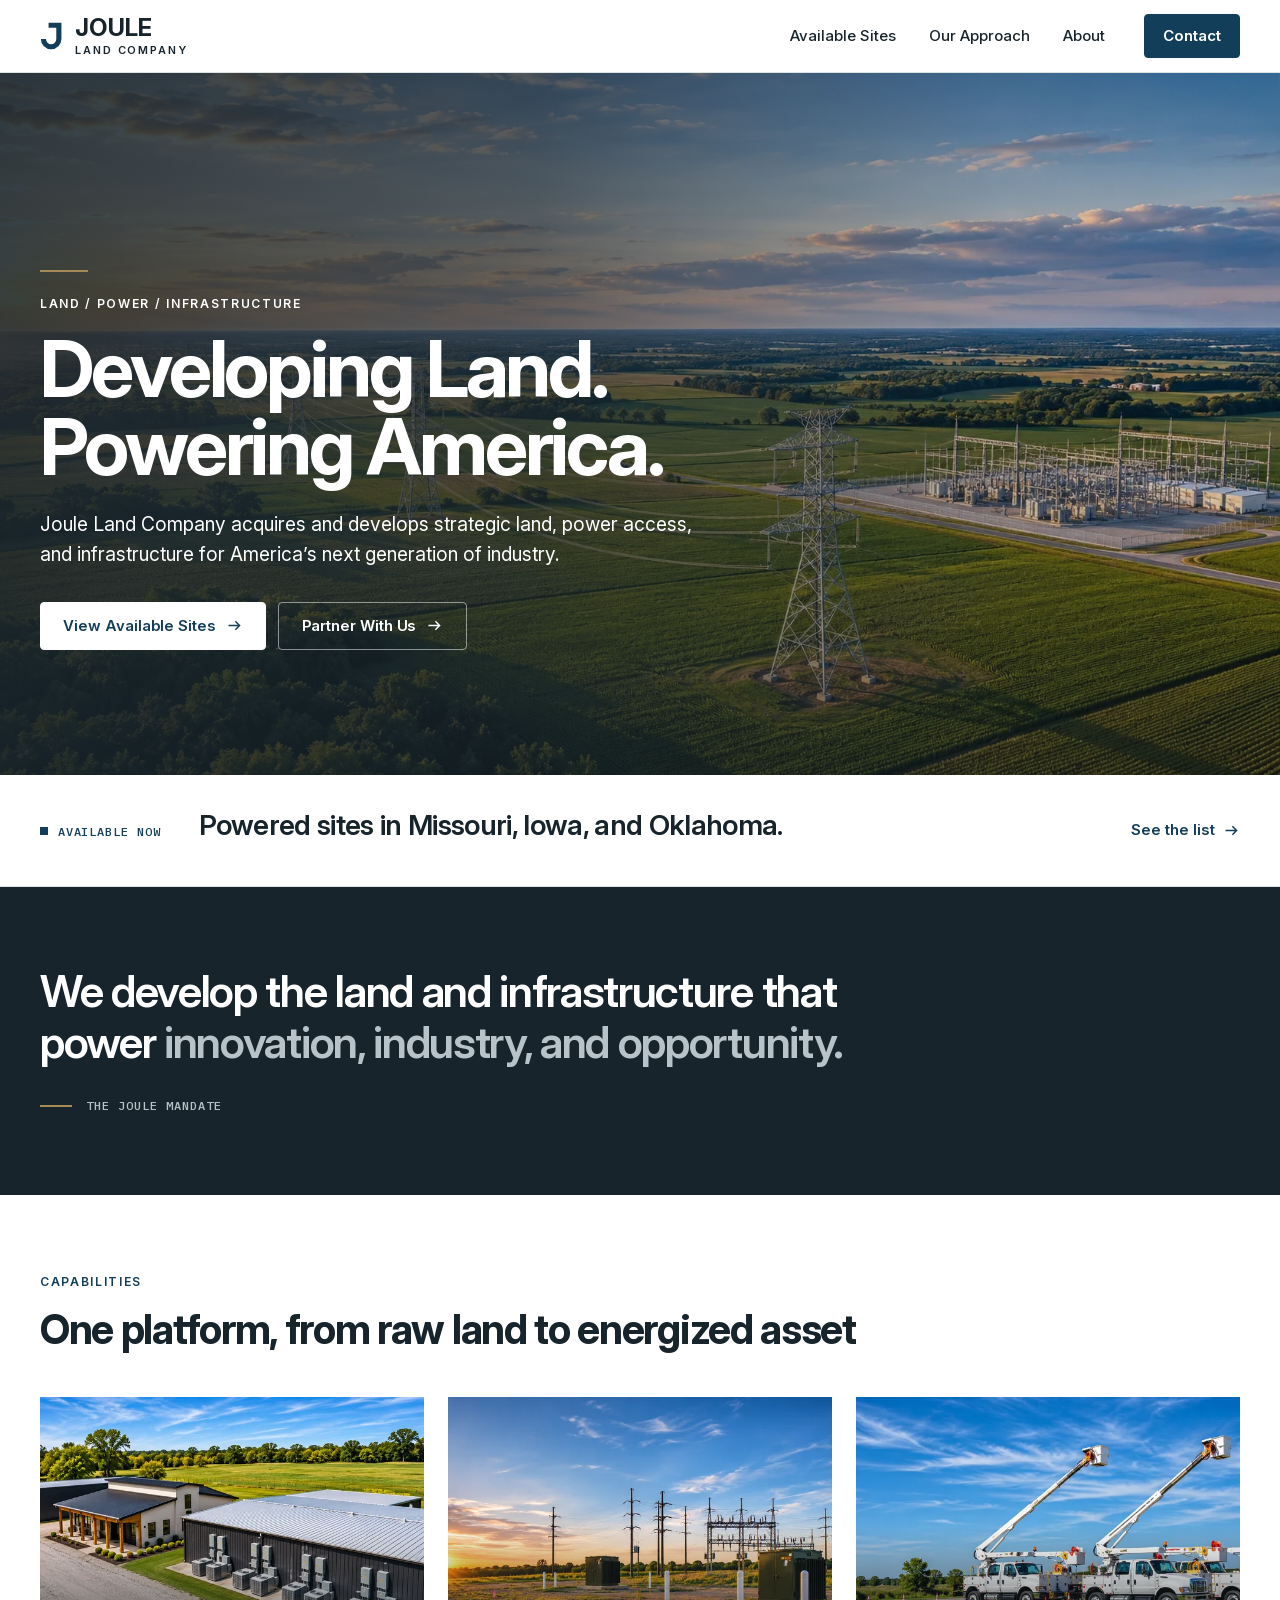
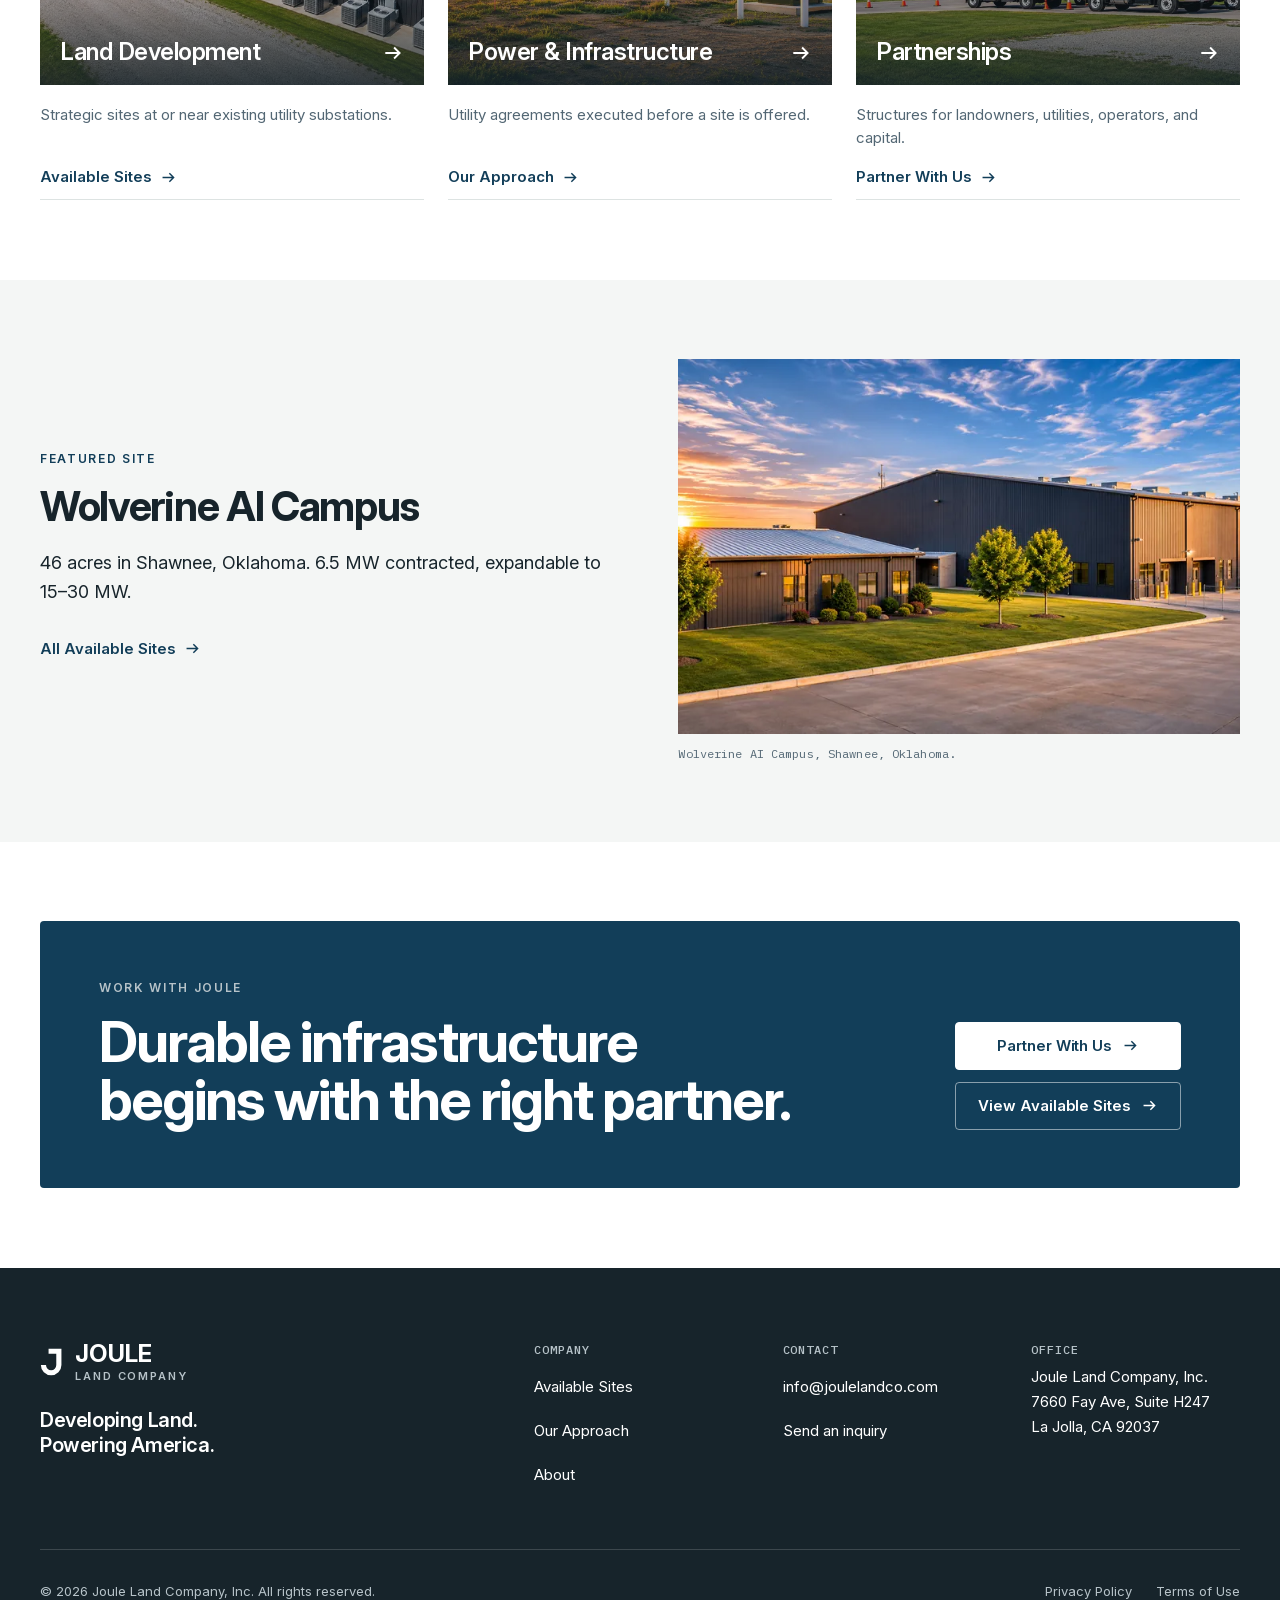
<file: index.html>
<!DOCTYPE html>
<html lang="en">
<head>
  <meta charset="UTF-8">
  <meta name="viewport" content="width=device-width, initial-scale=1.0">
  <meta name="theme-color" content="#FFFFFF">
  <meta name="referrer" content="strict-origin-when-cross-origin">
  <title>Joule Land Company — Developing Land. Powering America.</title>
  <meta name="description" content="Joule Land Company develops powered land for AI, industry, and utilities. Powered sites are available now in Missouri, Iowa, and Oklahoma.">
  <link rel="icon" href="favicon.ico?v=2" sizes="48x48">
  <link rel="icon" type="image/svg+xml" href="favicon.svg?v=2">
  <link rel="apple-touch-icon" href="apple-touch-icon.png?v=2">
  <meta property="og:type" content="website">
  <meta property="og:site_name" content="Joule Land Company">
  <meta property="og:title" content="Joule Land Company — Developing Land. Powering America.">
  <meta property="og:description" content="Strategic land, power access, and critical infrastructure for America's next generation of industry.">
  <meta property="og:image" content="https://joulelandco.com/images/share-card.jpg">
  <meta property="og:image:width" content="1200">
  <meta property="og:image:height" content="630">
  <meta property="og:image:alt" content="Joule Land Company. Developing Land. Powering America.">
  <meta name="twitter:image" content="https://joulelandco.com/images/share-card.jpg">
  <meta property="og:url" content="https://joulelandco.com/">
  <meta name="twitter:card" content="summary_large_image">
  <link rel="canonical" href="https://joulelandco.com/">
  <link rel="preload" href="fonts/inter-variable.woff2" as="font" type="font/woff2" crossorigin>
  <link rel="stylesheet" href="css/styles.css?v=d21">
  <script type="application/ld+json">
  {
    "@context": "https://schema.org",
    "@type": "Organization",
    "name": "Joule Land Company",
    "slogan": "Developing Land. Powering America.",
    "description": "Joule Land Company acquires and develops strategic land, secures scalable power access, and delivers critical infrastructure for AI data centers, utilities, industrial campuses, and long-term American energy development.",
    "url": "https://joulelandco.com/",
    "email": "info@joulelandco.com",
    "legalName": "Joule Land Company, Inc.",
    "address": { "@type": "PostalAddress", "streetAddress": "7660 Fay Ave, Suite H247", "addressLocality": "La Jolla", "addressRegion": "CA", "postalCode": "92037", "addressCountry": "US" },
    "areaServed": "US"
  }
  </script>
  <script defer data-domain="joulelandco.com" src="https://plausible.io/js/script.js"></script>
</head>
<body>
  <a class="skip-link" href="#main">Skip to main content</a>

  <header class="site-header">
    <div class="container header-inner">
      <a class="brand" href="index.html" aria-label="Joule Land Company — Home">
        <svg class="brand-mark" viewBox="-2 0 28 37" aria-hidden="true" focusable="false"><path d="M8 6H20V22A9 9 0 0 1 2 22" fill="none" stroke="currentColor" stroke-width="6"/></svg>
        <span class="brand-name">JOULE</span>
        <span class="brand-sub">Land Company</span>
      </a>
      <nav class="site-nav" id="site-nav" aria-label="Primary">
        <a href="developments.html">Available Sites</a>
        <a href="our-approach.html">Our Approach</a>
        <a href="about.html">About</a>
      </nav>
      <div class="header-cta">
        <a class="btn btn--primary btn--sm" href="contact.html">Contact</a>
      </div>
      <button class="nav-toggle" aria-expanded="false" aria-controls="site-nav" aria-label="Toggle navigation">
        <span></span><span></span><span></span>
      </button>
    </div>
  </header>

  <main id="main">

    <!-- Hero: headline and actions over the full-width image -->
    <section class="hero">
      <picture>
        <source media="(max-width: 640px)" srcset="images/hero-land-power-mobile.webp" width="753" height="941">
        <img class="hero-media" src="images/hero-land-power-16x9.webp" width="1672" height="941" fetchpriority="high" alt="Aerial view of transmission towers crossing green farmland toward an electrical substation at sunset">
      </picture>
      <div class="hero-scrim" aria-hidden="true"></div>
      <div class="container">
        <div class="hero-inner">
          <div class="hero-rule"></div>
          <p class="eyebrow">Land / Power / Infrastructure</p>
          <h1 class="display display--hero">Developing Land.<br>Powering America.</h1>
          <p class="lede">Joule Land Company acquires and develops strategic land, power access, and infrastructure for America&rsquo;s next generation of industry.</p>
          <div class="hero-actions">
            <a class="btn btn--primary" href="developments.html">View Available Sites</a>
            <a class="btn btn--secondary" href="contact.html">Partner With Us</a>
          </div>
        </div>
      </div>
    </section>

    <!-- What is available right now, in one line -->
    <section class="availability" aria-label="Available sites">
      <div class="container availability-inner">
        <p class="availability-label">Available now</p>
        <p class="availability-text">Powered sites in Missouri, Iowa, and Oklahoma.</p>
        <a class="text-link" href="developments.html">See the list</a>
      </div>
    </section>

    <!-- Mission statement -->
    <section class="section section--dark">
      <div class="container">
        <div class="statement reveal">
          <blockquote>We develop the land and infrastructure that power <em>innovation, industry, and opportunity.</em></blockquote>
          <p class="attribution">The Joule Mandate</p>
        </div>
      </div>
    </section>

    <!-- Capabilities -->
    <section class="section">
      <div class="container">
        <div class="section-head reveal">
          <p class="eyebrow">Capabilities</p>
          <h2 class="display display--lg">One platform, from raw land to energized asset</h2>
        </div>
        <div class="cards cards--three">
          <a class="card reveal" href="developments.html">
            <figure class="card-media">
              <img src="images/view-fletcher-836.webp" srcset="images/view-fletcher-836.webp 836w, images/view-fletcher.webp 1672w" sizes="(max-width: 900px) 100vw, 33vw" width="1672" height="941" alt="The Fletcher Campus in Fletcher, Oklahoma: industrial buildings beside open pasture" loading="lazy">
              <figcaption>
                <h3>Land Development</h3>
              </figcaption>
            </figure>
            <div class="card-body">
              <p>Strategic sites at or near existing utility substations.</p>
              <span class="text-link">Available Sites</span>
            </div>
          </a>
          <a class="card reveal reveal-d1" href="our-approach.html">
            <figure class="card-media">
              <img src="images/view-wolverine-power-836.webp" srcset="images/view-wolverine-power-836.webp 836w, images/view-wolverine-power.webp 1672w" sizes="(max-width: 900px) 100vw, 33vw" width="1672" height="941" alt="Pad-mount transformers and a utility substation at the Wolverine AI Campus in Shawnee, Oklahoma" loading="lazy">
              <figcaption>
                <h3>Power &amp; Infrastructure</h3>
              </figcaption>
            </figure>
            <div class="card-body">
              <p>Utility agreements executed before a site is offered.</p>
              <span class="text-link">Our Approach</span>
            </div>
          </a>
          <a class="card reveal reveal-d2" href="contact.html">
            <figure class="card-media">
              <img src="images/view-wolverine-utility-836.webp" srcset="images/view-wolverine-utility-836.webp 836w, images/view-wolverine-utility.webp 1672w" sizes="(max-width: 900px) 100vw, 33vw" width="1672" height="941" alt="Utility bucket trucks at the Wolverine AI Campus in Shawnee, Oklahoma" loading="lazy">
              <figcaption>
                <h3>Partnerships</h3>
              </figcaption>
            </figure>
            <div class="card-body">
              <p>Structures for landowners, utilities, operators, and capital.</p>
              <span class="text-link">Partner With Us</span>
            </div>
          </a>
        </div>
      </div>
    </section>

    <!-- Featured site -->
    <section class="section section--tone">
      <div class="container">
        <div class="split split--media-right">
          <div class="split-content reveal">
            <p class="eyebrow">Featured Site</p>
            <h2 class="display display--lg">Wolverine AI Campus</h2>
            <div class="prose">
              <p>46 acres in Shawnee, Oklahoma. 6.5 MW contracted, expandable to 15&ndash;30 MW.</p>
            </div>
            <a class="text-link" href="developments.html">All Available Sites</a>
          </div>
          <figure class="split-media media media--photo reveal reveal-d1">
            <img src="images/view-wolverine-building-836.webp" srcset="images/view-wolverine-building-836.webp 836w, images/view-wolverine-building.webp 1672w" sizes="(max-width: 820px) 100vw, 45vw" width="1672" height="941" alt="The office and warehouse buildings at the Wolverine AI Campus in Shawnee, Oklahoma" loading="lazy">
            <figcaption>Wolverine AI Campus, Shawnee, Oklahoma.</figcaption>
          </figure>
        </div>
      </div>
    </section>

    <!-- Partner CTA -->
    <section class="section section--cta">
      <div class="container">
        <div class="cta-band reveal">
          <div class="cta-text">
          <p class="eyebrow">Work With Joule</p>
          <h2 class="display display--xl">Durable infrastructure begins with the right partner.</h2>
          </div>
          <div class="actions">
            <a class="btn btn--primary" href="contact.html">Partner With Us</a>
            <a class="btn btn--secondary" href="developments.html">View Available Sites</a>
          </div>
        </div>
      </div>
    </section>

  </main>

  <footer class="site-footer">
    <div class="container">
      <div class="footer-main">
        <div class="footer-brand">
          <a class="brand brand--left" href="index.html" aria-label="Joule Land Company — Home">
            <svg class="brand-mark" viewBox="-2 0 28 37" aria-hidden="true" focusable="false"><path d="M8 6H20V22A9 9 0 0 1 2 22" fill="none" stroke="currentColor" stroke-width="6"/></svg>
            <span class="brand-name">JOULE</span>
            <span class="brand-sub">Land Company</span>
          </a>
          <p class="footer-slogan">Developing Land. Powering America.</p>
        </div>
        <div class="footer-col">
          <h3>Company</h3>
          <ul>
            <li><a href="developments.html">Available Sites</a></li>
            <li><a href="our-approach.html">Our Approach</a></li>
            <li><a href="about.html">About</a></li>
          </ul>
        </div>
        <div class="footer-col">
          <h3>Contact</h3>
          <ul>
            <li><a href="mailto:info@joulelandco.com">info@joulelandco.com</a></li>
            <li><a href="contact.html">Send an inquiry</a></li>
          </ul>
        </div>
        <div class="footer-col">
          <h3>Office</h3>
          <address class="footer-address">Joule Land Company, Inc.<br>7660 Fay Ave, Suite H247<br>La Jolla, CA 92037</address>
        </div>
      </div>
      <div class="footer-bottom">
        <span>&copy; <span id="footer-year">2026</span> Joule Land Company, Inc. All rights reserved.</span>
        <nav class="footer-legal" aria-label="Legal">
          <a href="privacy.html">Privacy Policy</a>
          <a href="terms.html">Terms of Use</a>
        </nav>
      </div>
    </div>
  </footer>

  <script src="js/main.js?v=d22"></script>
</body>
</html>
</file>
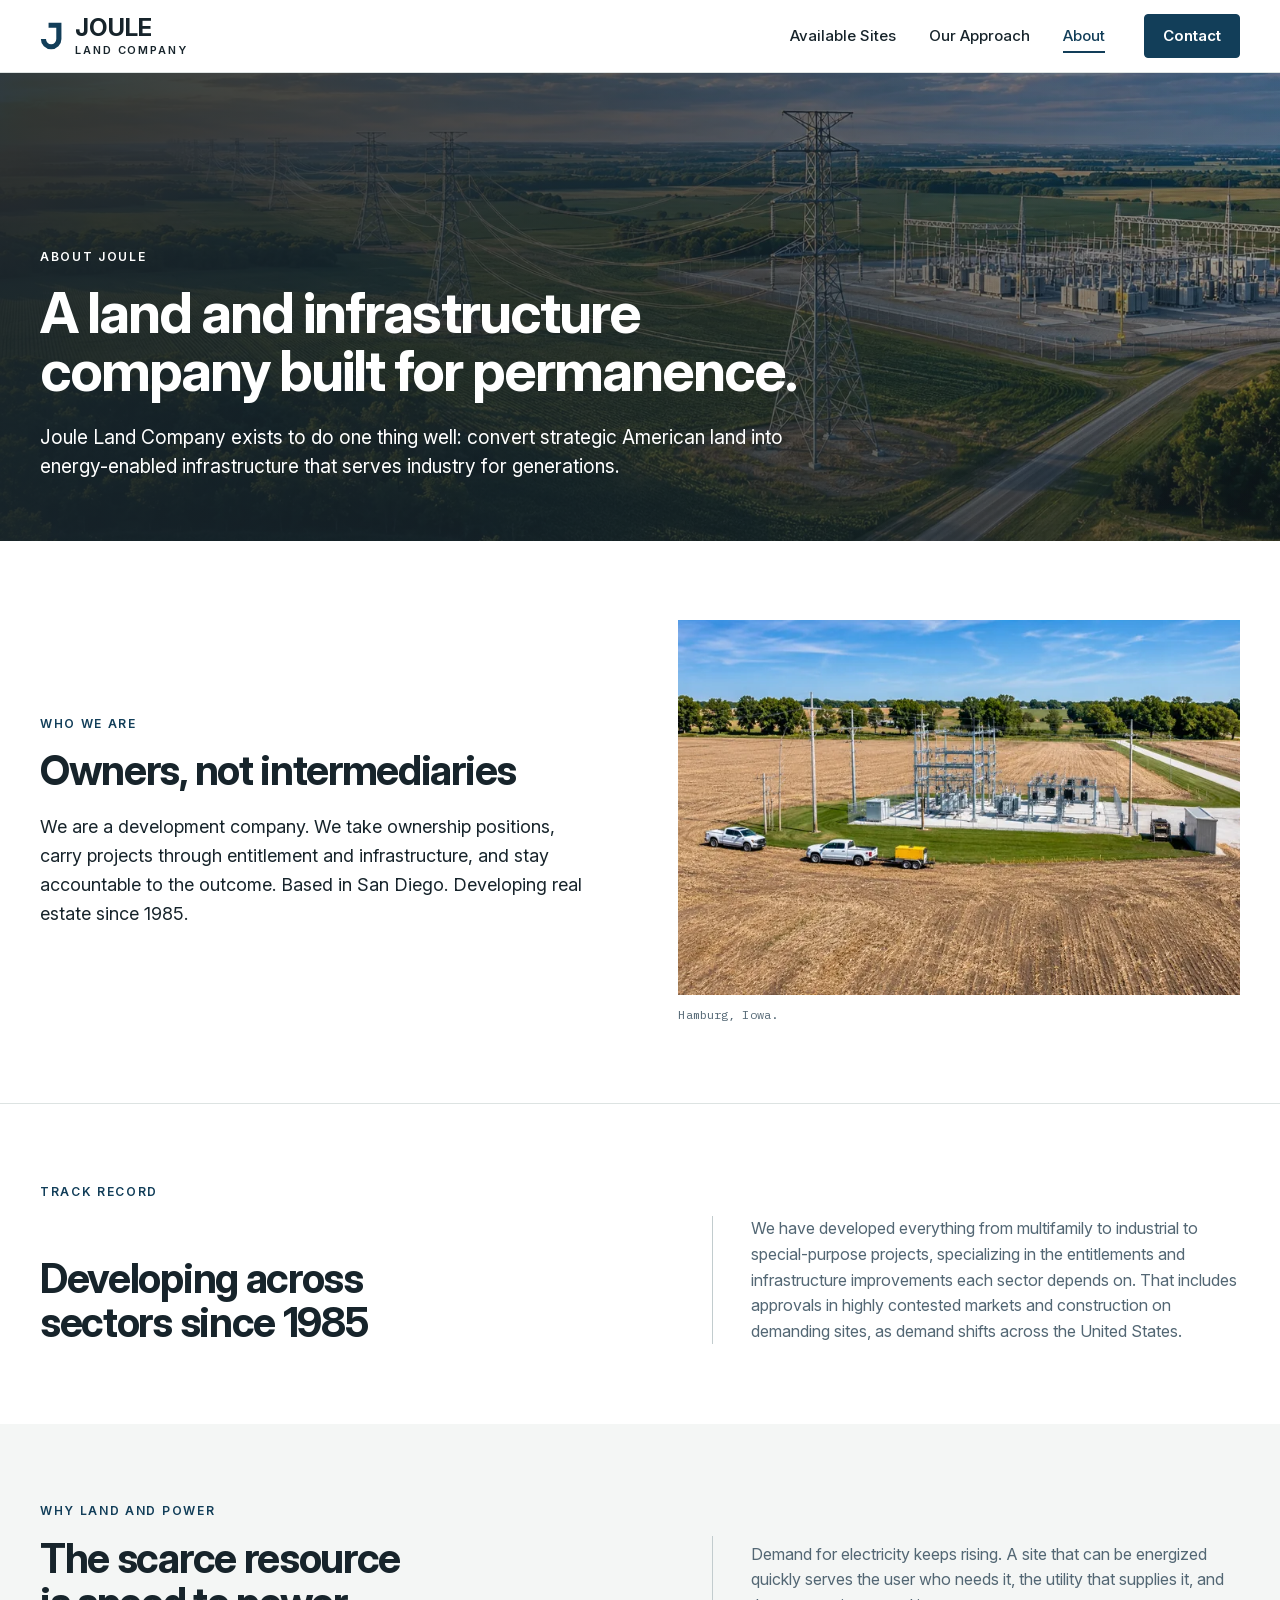
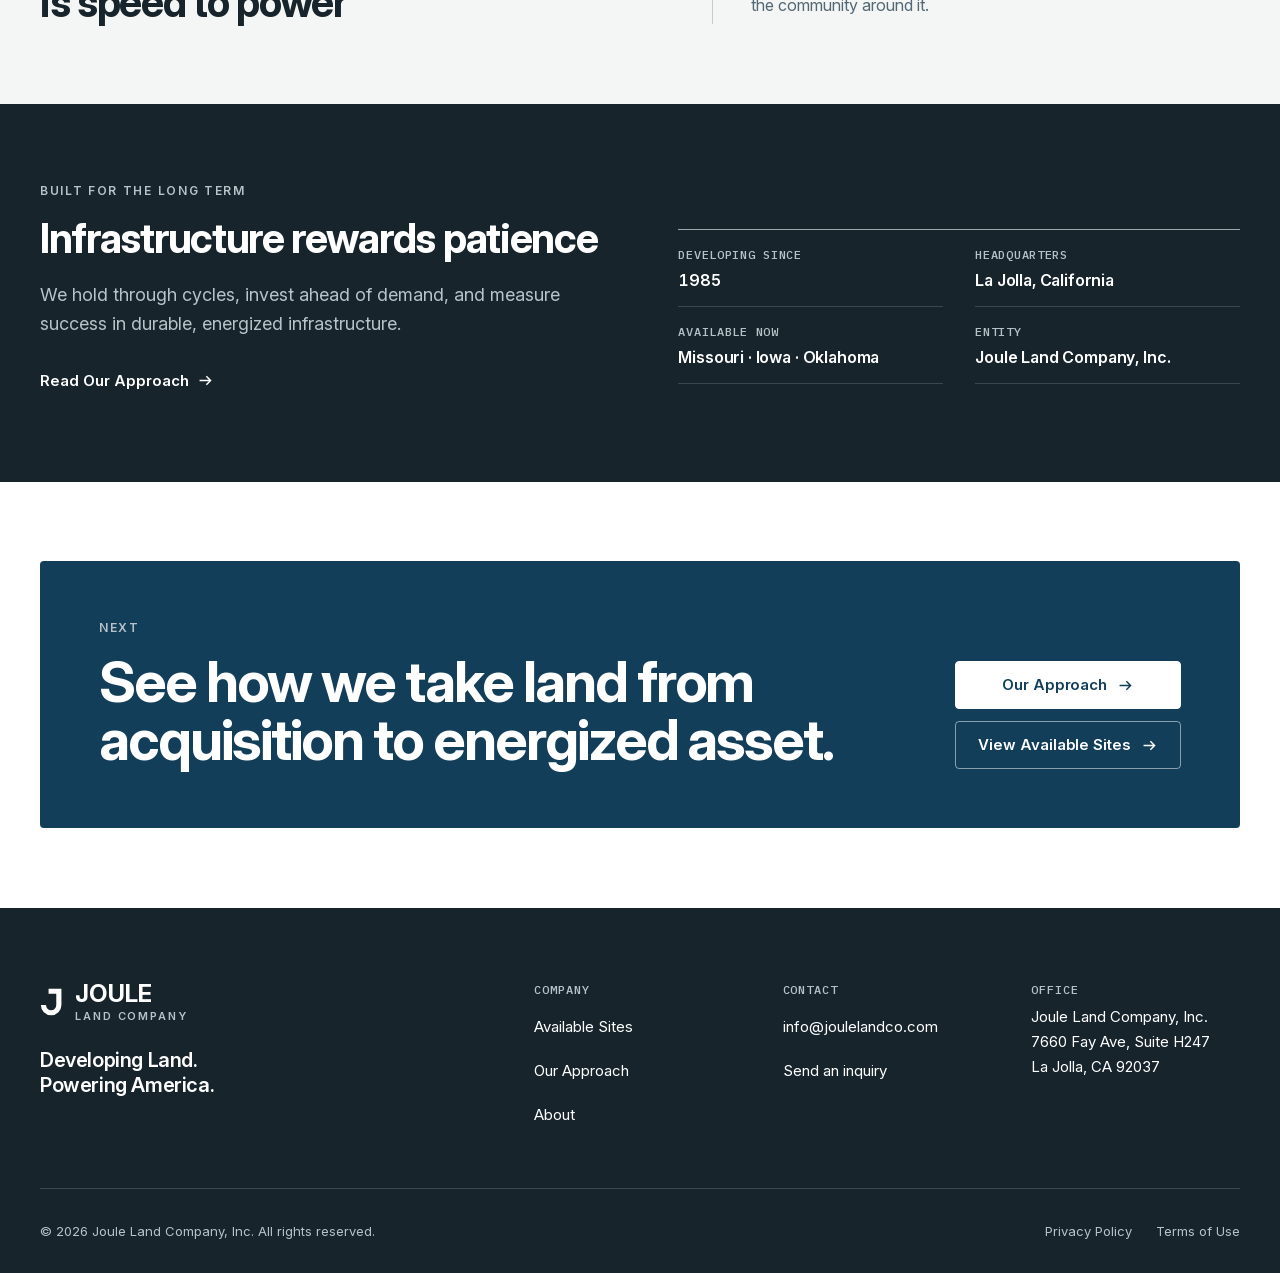
<file: about.html>
<!DOCTYPE html>
<html lang="en">
<head>
  <meta charset="UTF-8">
  <meta name="viewport" content="width=device-width, initial-scale=1.0">
  <meta name="theme-color" content="#FFFFFF">
  <meta name="referrer" content="strict-origin-when-cross-origin">
  <title>About — Joule Land Company</title>
  <meta name="description" content="Joule Land Company has developed multifamily, industrial, and special-purpose real estate since 1985, specializing in entitlements and infrastructure. Based in San Diego.">
  <link rel="icon" href="favicon.ico?v=2" sizes="48x48">
  <link rel="icon" type="image/svg+xml" href="favicon.svg?v=2">
  <link rel="apple-touch-icon" href="apple-touch-icon.png?v=2">
  <meta property="og:type" content="website">
  <meta property="og:site_name" content="Joule Land Company">
  <meta property="og:title" content="About — Joule Land Company">
  <meta property="og:description" content="Joule Land Company is based in San Diego and has been developing real estate since 1985. Current powered-land sites are in Missouri, Iowa, and Oklahoma.">
  <meta property="og:image" content="https://joulelandco.com/images/share-card.jpg">
  <meta property="og:image:width" content="1200">
  <meta property="og:image:height" content="630">
  <meta property="og:image:alt" content="Joule Land Company. Developing Land. Powering America.">
  <meta name="twitter:image" content="https://joulelandco.com/images/share-card.jpg">
  <meta property="og:url" content="https://joulelandco.com/about.html">
  <meta name="twitter:card" content="summary_large_image">
  <link rel="canonical" href="https://joulelandco.com/about.html">
  <link rel="preload" href="fonts/inter-variable.woff2" as="font" type="font/woff2" crossorigin>
  <link rel="stylesheet" href="css/styles.css?v=d21">
  <script defer data-domain="joulelandco.com" src="https://plausible.io/js/script.js"></script>
</head>
<body>
  <a class="skip-link" href="#main">Skip to main content</a>

  <header class="site-header">
    <div class="container header-inner">
      <a class="brand" href="index.html" aria-label="Joule Land Company — Home">
        <svg class="brand-mark" viewBox="-2 0 28 37" aria-hidden="true" focusable="false"><path d="M8 6H20V22A9 9 0 0 1 2 22" fill="none" stroke="currentColor" stroke-width="6"/></svg>
        <span class="brand-name">JOULE</span>
        <span class="brand-sub">Land Company</span>
      </a>
      <nav class="site-nav" id="site-nav" aria-label="Primary">
        <a href="developments.html">Available Sites</a>
        <a href="our-approach.html">Our Approach</a>
        <a href="about.html" aria-current="page">About</a>
      </nav>
      <div class="header-cta">
        <a class="btn btn--primary btn--sm" href="contact.html">Contact</a>
      </div>
      <button class="nav-toggle" aria-expanded="false" aria-controls="site-nav" aria-label="Toggle navigation">
        <span></span><span></span><span></span>
      </button>
    </div>
  </header>

  <main id="main">

    <section class="page-hero page-hero--photo">
      <img class="page-hero-media" src="images/band-about-960.webp" srcset="images/band-about-960.webp 960w, images/band-about.webp 1672w" sizes="100vw" width="1672" height="791" fetchpriority="high" alt="Aerial view of transmission lines running across farmland to an electrical substation at sunset">
      <div class="page-hero-scrim" aria-hidden="true"></div>
      <div class="container">
        <div class="page-hero-inner">
          <p class="eyebrow reveal">About Joule</p>
          <h1 class="display display--xl reveal reveal-d1">A land and infrastructure company built for permanence.</h1>
          <p class="lede reveal reveal-d2">Joule Land Company exists to do one thing well: convert strategic American land into energy-enabled infrastructure that serves industry for generations.</p>
        </div>
      </div>
    </section>

    <section class="section">
      <div class="container">
        <div class="split">
          <div class="split-content reveal">
            <p class="eyebrow">Who We Are</p>
            <h2 class="display display--lg">Owners, not intermediaries</h2>
            <div class="prose">
              <p>We are a development company. We take ownership positions, carry projects through entitlement and infrastructure, and stay accountable to the outcome. Based in San Diego. Developing real estate since 1985.</p>
            </div>
          </div>
          <figure class="split-media media media--photo reveal reveal-d1">
            <img src="images/view-hamburg-836.webp" srcset="images/view-hamburg-836.webp 836w, images/view-hamburg.webp 1672w" sizes="(max-width: 820px) 100vw, 45vw" width="1672" height="941" alt="The Hamburg, Iowa site beside the adjacent substation" loading="lazy">
            <figcaption>Hamburg, Iowa.</figcaption>
          </figure>
        </div>
      </div>
    </section>

    <!-- Track record: sectors and specialties, no individual projects named -->
    <section class="section section--line-top">
      <div class="container">
        <div class="section-head reveal">
          <p class="eyebrow">Track Record</p>
          <h2 class="display display--lg">Developing across sectors since 1985</h2>
          <p class="lede">We have developed everything from multifamily to industrial to special-purpose projects, specializing in the entitlements and infrastructure improvements each sector depends on. That includes approvals in highly contested markets and construction on demanding sites, as demand shifts across the United States.</p>
        </div>
      </div>
    </section>

    <section class="section section--tone">
      <div class="container">
        <div class="section-head reveal">
          <p class="eyebrow">Why Land and Power</p>
          <h2 class="display display--lg">The scarce resource is speed to power</h2>
          <p class="lede">Demand for electricity keeps rising. A site that can be energized quickly serves the user who needs it, the utility that supplies it, and the community around it.</p>
        </div>
      </div>
    </section>

    <section class="section section--dark">
      <div class="container">
        <div class="split">
          <div class="split-content reveal">
            <p class="eyebrow">Built for the Long Term</p>
            <h2 class="display display--lg">Infrastructure rewards patience</h2>
            <div class="prose">
              <p>We hold through cycles, invest ahead of demand, and measure success in durable, energized infrastructure.</p>
            </div>
            <a class="text-link" href="our-approach.html">Read Our Approach</a>
          </div>
          <div class="split-media reveal reveal-d1">
            <dl class="spec-list">
              <div><dt>Developing Since</dt><dd>1985</dd></div>
              <div><dt>Headquarters</dt><dd>La Jolla, California</dd></div>
              <div><dt>Available Now</dt><dd>Missouri · Iowa · Oklahoma</dd></div>
              <div><dt>Entity</dt><dd>Joule Land Company, Inc.</dd></div>
            </dl>
          </div>
        </div>
      </div>
    </section>

    <section class="section section--cta">
      <div class="container">
        <div class="cta-band reveal">
          <div class="cta-text">
          <p class="eyebrow">Next</p>
          <h2 class="display display--xl">See how we take land from acquisition to energized asset.</h2>
          </div>
          <div class="actions">
            <a class="btn btn--primary" href="our-approach.html">Our Approach</a>
            <a class="btn btn--secondary" href="developments.html">View Available Sites</a>
          </div>
        </div>
      </div>
    </section>

  </main>

  <footer class="site-footer">
    <div class="container">
      <div class="footer-main">
        <div class="footer-brand">
          <a class="brand brand--left" href="index.html" aria-label="Joule Land Company — Home">
            <svg class="brand-mark" viewBox="-2 0 28 37" aria-hidden="true" focusable="false"><path d="M8 6H20V22A9 9 0 0 1 2 22" fill="none" stroke="currentColor" stroke-width="6"/></svg>
            <span class="brand-name">JOULE</span>
            <span class="brand-sub">Land Company</span>
          </a>
          <p class="footer-slogan">Developing Land. Powering America.</p>
        </div>
        <div class="footer-col">
          <h3>Company</h3>
          <ul>
            <li><a href="developments.html">Available Sites</a></li>
            <li><a href="our-approach.html">Our Approach</a></li>
            <li><a href="about.html">About</a></li>
          </ul>
        </div>
        <div class="footer-col">
          <h3>Contact</h3>
          <ul>
            <li><a href="mailto:info@joulelandco.com">info@joulelandco.com</a></li>
            <li><a href="contact.html">Send an inquiry</a></li>
          </ul>
        </div>
        <div class="footer-col">
          <h3>Office</h3>
          <address class="footer-address">Joule Land Company, Inc.<br>7660 Fay Ave, Suite H247<br>La Jolla, CA 92037</address>
        </div>
      </div>
      <div class="footer-bottom">
        <span>&copy; <span id="footer-year">2026</span> Joule Land Company, Inc. All rights reserved.</span>
        <nav class="footer-legal" aria-label="Legal">
          <a href="privacy.html">Privacy Policy</a>
          <a href="terms.html">Terms of Use</a>
        </nav>
      </div>
    </div>
  </footer>

  <script src="js/main.js?v=d22"></script>
</body>
</html>
</file>
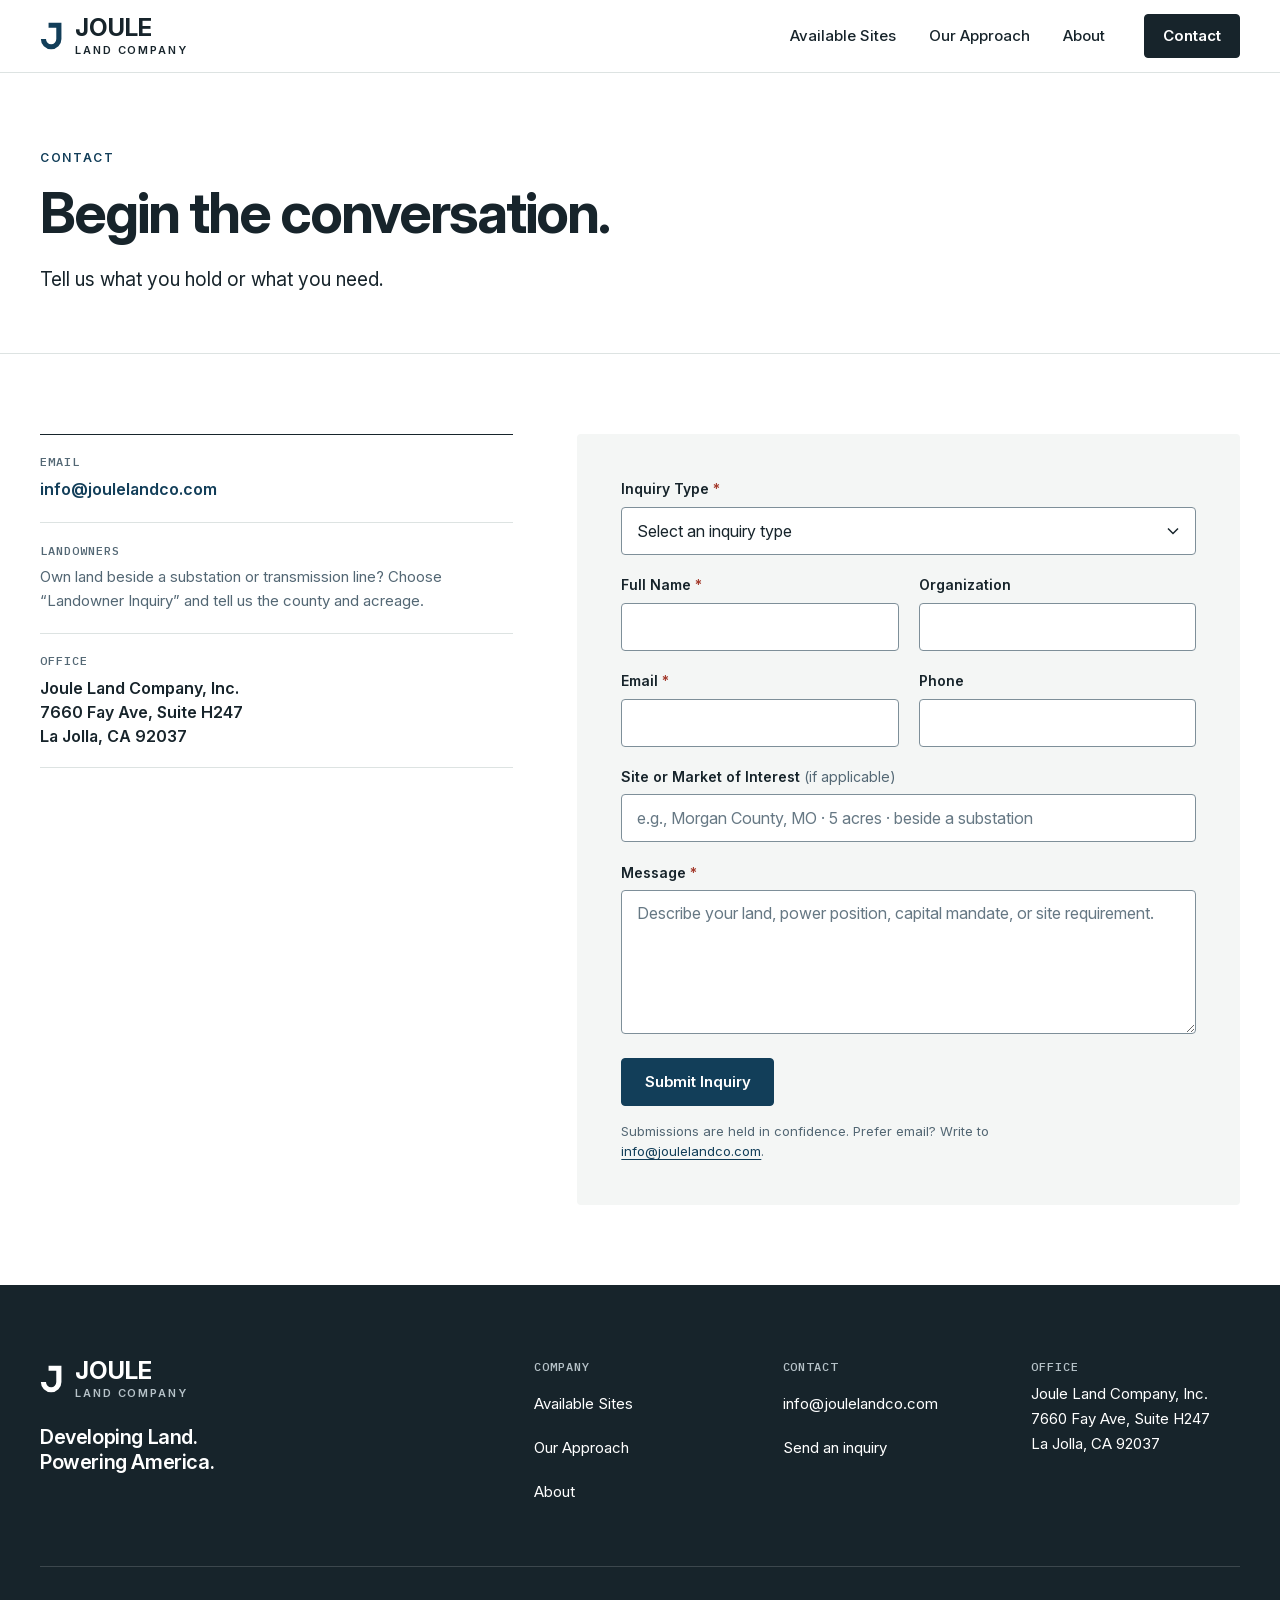
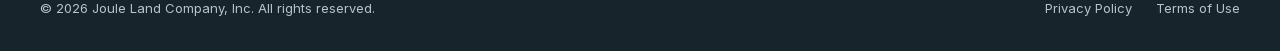
<file: contact.html>
<!DOCTYPE html>
<html lang="en">
<head>
  <meta charset="UTF-8">
  <meta name="viewport" content="width=device-width, initial-scale=1.0">
  <meta name="theme-color" content="#FFFFFF">
  <meta name="referrer" content="strict-origin-when-cross-origin">
  <title>Contact — Joule Land Company</title>
  <meta name="description" content="Contact Joule Land Company: landowner inquiries, utility partnerships, investor discussions, and development partnerships.">
  <link rel="icon" href="favicon.ico?v=2" sizes="48x48">
  <link rel="icon" type="image/svg+xml" href="favicon.svg?v=2">
  <link rel="apple-touch-icon" href="apple-touch-icon.png?v=2">
  <meta property="og:type" content="website">
  <meta property="og:site_name" content="Joule Land Company">
  <meta property="og:title" content="Contact — Joule Land Company">
  <meta property="og:description" content="Contact Joule Land Company: landowner inquiries, utility partnerships, investor discussions, and development partnerships.">
  <meta property="og:image" content="https://joulelandco.com/images/share-card.jpg">
  <meta property="og:image:width" content="1200">
  <meta property="og:image:height" content="630">
  <meta property="og:image:alt" content="Joule Land Company. Developing Land. Powering America.">
  <meta name="twitter:image" content="https://joulelandco.com/images/share-card.jpg">
  <meta property="og:url" content="https://joulelandco.com/contact.html">
  <meta name="twitter:card" content="summary_large_image">
  <link rel="canonical" href="https://joulelandco.com/contact.html">
  <link rel="preload" href="fonts/inter-variable.woff2" as="font" type="font/woff2" crossorigin>
  <link rel="stylesheet" href="css/styles.css?v=d21">
  <script defer data-domain="joulelandco.com" src="https://plausible.io/js/script.js"></script>
</head>
<body>
  <a class="skip-link" href="#main">Skip to main content</a>

  <header class="site-header">
    <div class="container header-inner">
      <a class="brand" href="index.html" aria-label="Joule Land Company — Home">
        <svg class="brand-mark" viewBox="-2 0 28 37" aria-hidden="true" focusable="false"><path d="M8 6H20V22A9 9 0 0 1 2 22" fill="none" stroke="currentColor" stroke-width="6"/></svg>
        <span class="brand-name">JOULE</span>
        <span class="brand-sub">Land Company</span>
      </a>
      <nav class="site-nav" id="site-nav" aria-label="Primary">
        <a href="developments.html">Available Sites</a>
        <a href="our-approach.html">Our Approach</a>
        <a href="about.html">About</a>
      </nav>
      <div class="header-cta">
        <a class="btn btn--primary btn--sm" href="#contact-form" aria-current="page">Contact</a>
      </div>
      <button class="nav-toggle" aria-expanded="false" aria-controls="site-nav" aria-label="Toggle navigation">
        <span></span><span></span><span></span>
      </button>
    </div>
  </header>

  <main id="main">

    <section class="page-hero">
      <div class="container">
        <div class="page-hero-inner">
          <p class="eyebrow reveal">Contact</p>
          <h1 class="display display--xl reveal reveal-d1">Begin the conversation.</h1>
          <p class="lede reveal reveal-d2">Tell us what you hold or what you need.</p>
        </div>
      </div>
    </section>

    <section class="section">
      <div class="container">
        <div class="contact-grid">

          <aside class="contact-aside reveal">
            <h2 class="sr-only">Direct contact</h2>
            <div class="contact-channels">
              <div class="contact-channel">
                <h3>Email</h3>
                <p><a href="mailto:info@joulelandco.com">info@joulelandco.com</a></p>
              </div>
              <div class="contact-channel">
                <h3>Landowners</h3>
                <p class="contact-hint">Own land beside a substation or transmission line? Choose &ldquo;Landowner Inquiry&rdquo; and tell us the county and acreage.</p>
              </div>
              <div class="contact-channel">
                <h3>Office</h3>
                <address class="contact-address">Joule Land Company, Inc.<br>7660 Fay Ave, Suite H247<br>La Jolla, CA 92037</address>
              </div>
            </div>
          </aside>

          <form class="form reveal reveal-d1" id="contact-form" novalidate>
            <div class="field-hp" aria-hidden="true">
              <label for="company-site">Leave this field empty</label>
              <input type="text" id="company-site" name="_gotcha" tabindex="-1" autocomplete="off">
            </div>
            <div class="form-grid">
              <div class="field field--full">
                <label for="inquiry-type">Inquiry Type <span class="req" aria-hidden="true">*</span></label>
                <select id="inquiry-type" name="inquiry-type" required>
                  <option value="" selected disabled>Select an inquiry type</option>
                  <option value="available-site">Available Site Inquiry</option>
                  <option value="landowner">Landowner Inquiry</option>
                  <option value="power-utility">Power / Utility Partnership</option>
                  <option value="investor">Investor Inquiry</option>
                  <option value="development">Development Partnership</option>
                  <option value="general">General Contact</option>
                </select>
              </div>
              <div class="field">
                <label for="name">Full Name <span class="req" aria-hidden="true">*</span></label>
                <input type="text" id="name" name="name" autocomplete="name" required>
              </div>
              <div class="field">
                <label for="organization">Organization</label>
                <input type="text" id="organization" name="organization" autocomplete="organization">
              </div>
              <div class="field">
                <label for="email">Email <span class="req" aria-hidden="true">*</span></label>
                <input type="email" id="email" name="email" autocomplete="email" required>
              </div>
              <div class="field">
                <label for="phone">Phone</label>
                <input type="tel" id="phone" name="phone" autocomplete="tel">
              </div>
              <div class="field field--full">
                <label for="location">Site or Market of Interest <span class="smallcaps-note hint">(if applicable)</span></label>
                <input type="text" id="location" name="location" placeholder="e.g., Morgan County, MO · 5 acres · beside a substation">
              </div>
              <div class="field field--full">
                <label for="message">Message <span class="req" aria-hidden="true">*</span></label>
                <textarea id="message" name="message" required placeholder="Describe your land, power position, capital mandate, or site requirement."></textarea>
              </div>
            </div>
            <div class="form-footer">
              <button type="submit" class="btn btn--primary">Submit Inquiry</button>
              <p class="form-note">Submissions are held in confidence. Prefer email? Write to <a href="mailto:info@joulelandco.com">info@joulelandco.com</a>.</p>
            </div>
            <p class="form-confirm" id="form-confirm" role="status" tabindex="-1" hidden>Thank you. Your inquiry has been received.</p>
          </form>

        </div>
      </div>
    </section>

  </main>

  <footer class="site-footer">
    <div class="container">
      <div class="footer-main">
        <div class="footer-brand">
          <a class="brand brand--left" href="index.html" aria-label="Joule Land Company — Home">
            <svg class="brand-mark" viewBox="-2 0 28 37" aria-hidden="true" focusable="false"><path d="M8 6H20V22A9 9 0 0 1 2 22" fill="none" stroke="currentColor" stroke-width="6"/></svg>
            <span class="brand-name">JOULE</span>
            <span class="brand-sub">Land Company</span>
          </a>
          <p class="footer-slogan">Developing Land. Powering America.</p>
        </div>
        <div class="footer-col">
          <h3>Company</h3>
          <ul>
            <li><a href="developments.html">Available Sites</a></li>
            <li><a href="our-approach.html">Our Approach</a></li>
            <li><a href="about.html">About</a></li>
          </ul>
        </div>
        <div class="footer-col">
          <h3>Contact</h3>
          <ul>
            <li><a href="mailto:info@joulelandco.com">info@joulelandco.com</a></li>
            <li><a href="contact.html">Send an inquiry</a></li>
          </ul>
        </div>
        <div class="footer-col">
          <h3>Office</h3>
          <address class="footer-address">Joule Land Company, Inc.<br>7660 Fay Ave, Suite H247<br>La Jolla, CA 92037</address>
        </div>
      </div>
      <div class="footer-bottom">
        <span>&copy; <span id="footer-year">2026</span> Joule Land Company, Inc. All rights reserved.</span>
        <nav class="footer-legal" aria-label="Legal">
          <a href="privacy.html">Privacy Policy</a>
          <a href="terms.html">Terms of Use</a>
        </nav>
      </div>
    </div>
  </footer>

  <script src="js/main.js?v=d22"></script>
</body>
</html>
</file>
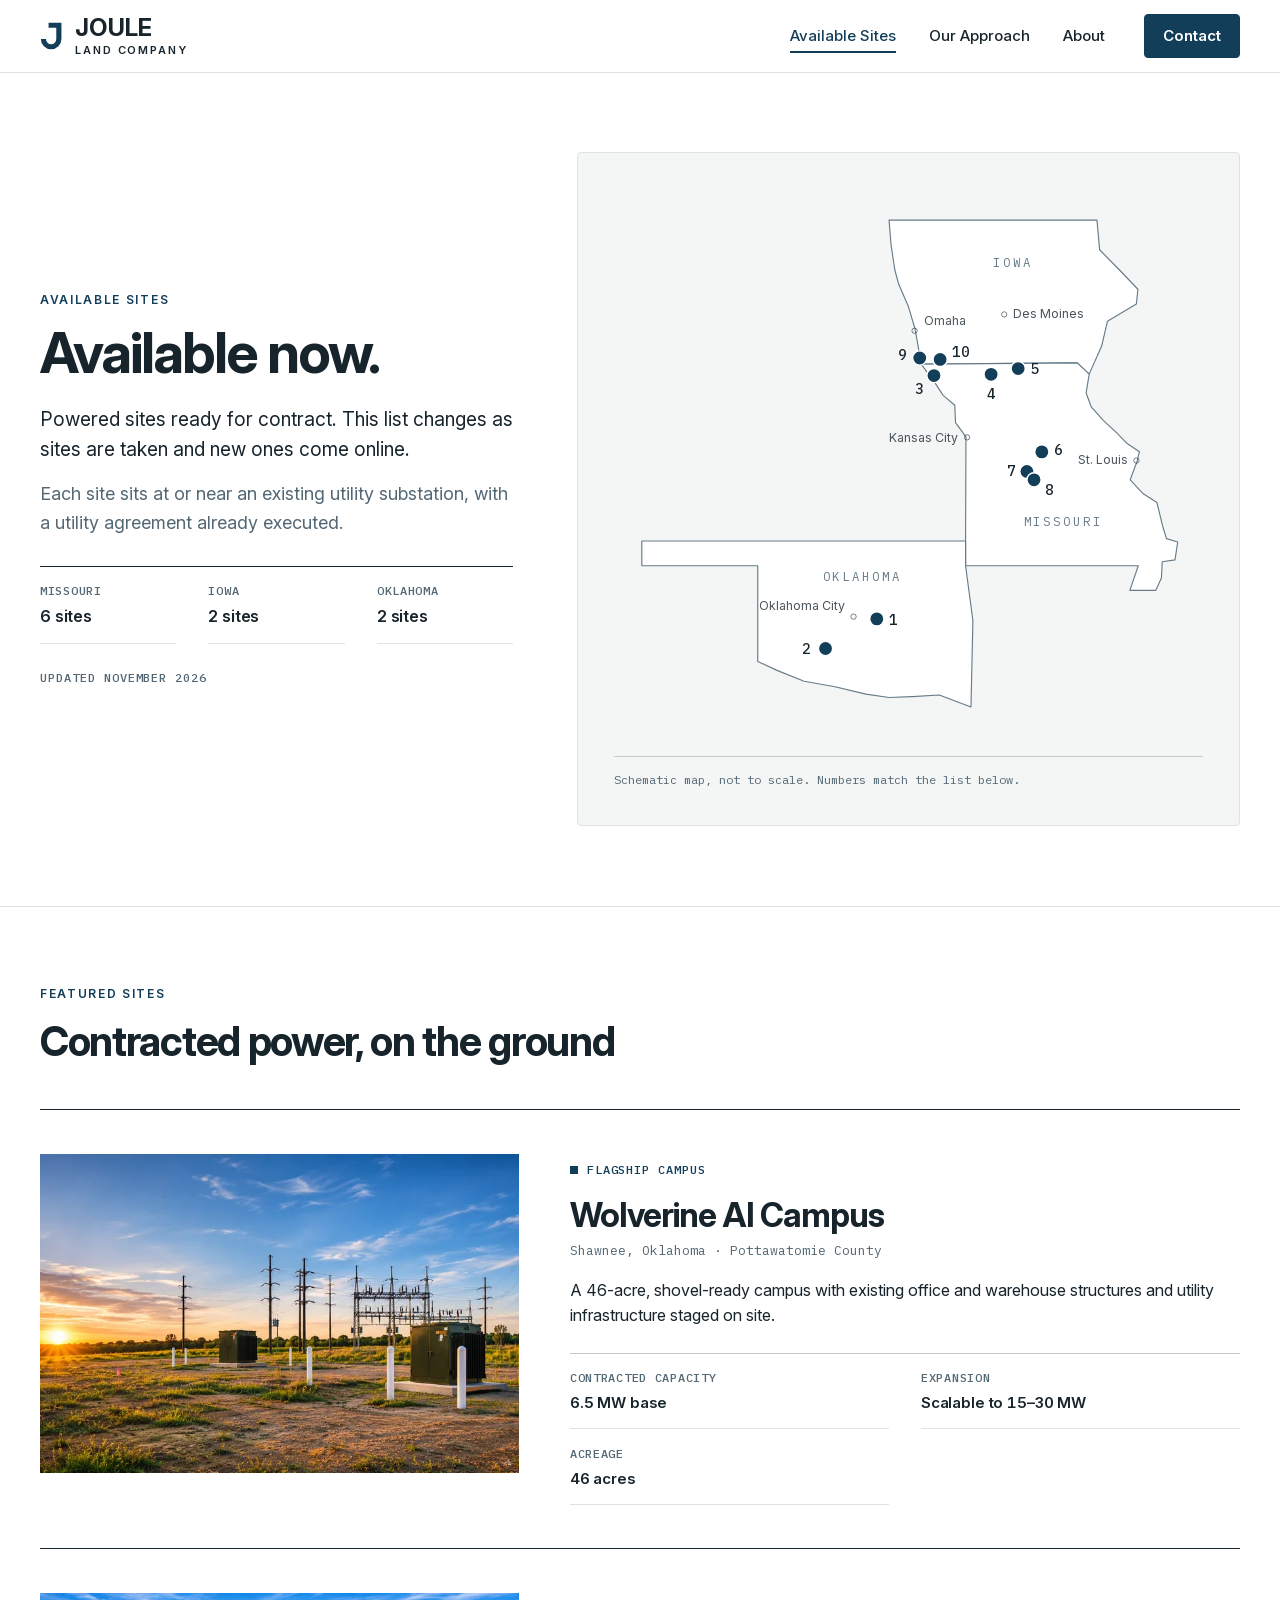
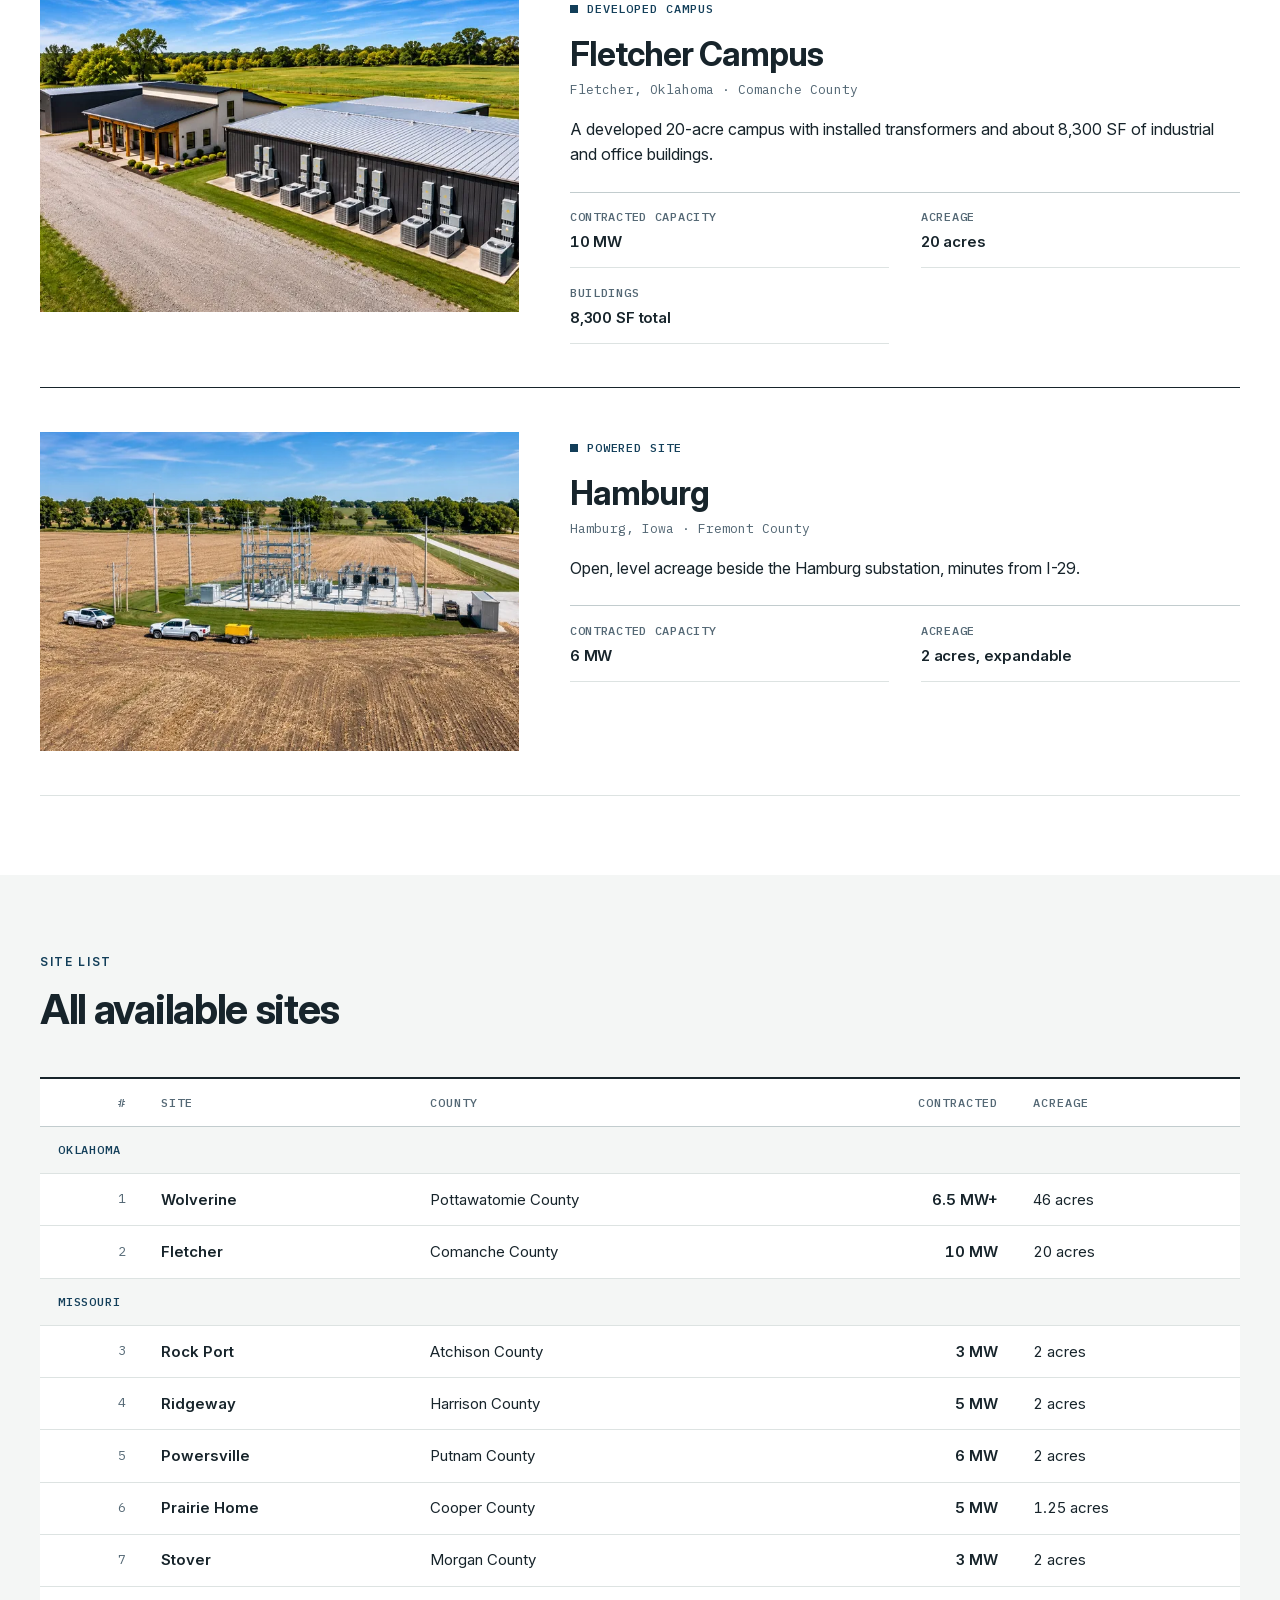
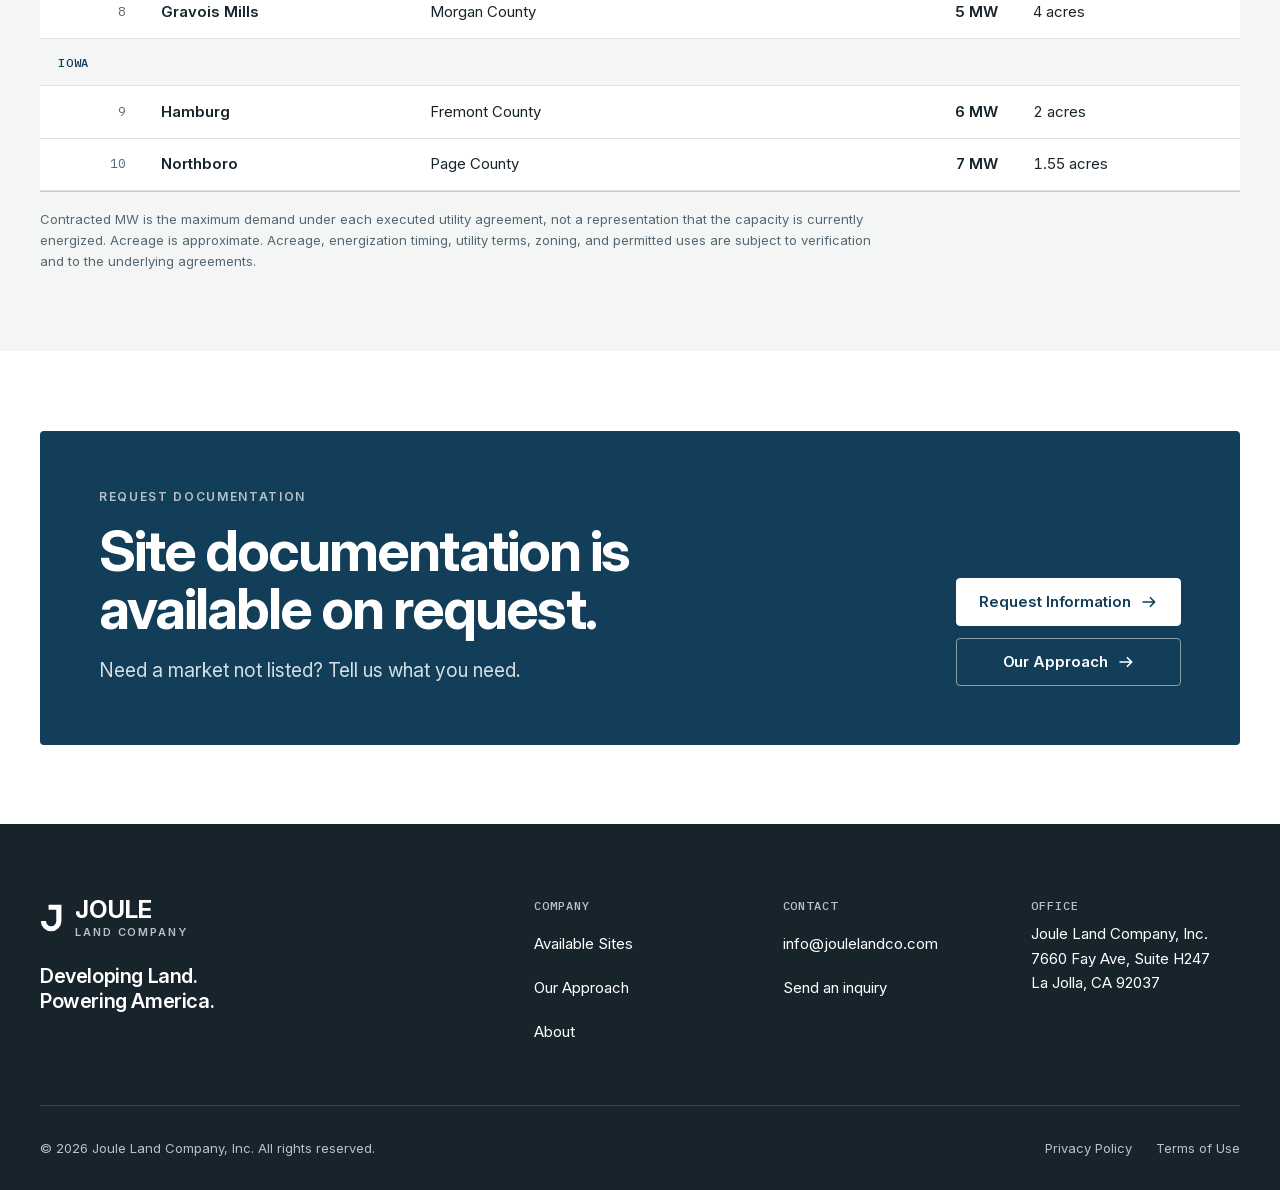
<file: developments.html>
<!DOCTYPE html>
<html lang="en">
<head>
  <meta charset="UTF-8">
  <meta name="viewport" content="width=device-width, initial-scale=1.0">
  <meta name="theme-color" content="#FFFFFF">
  <meta name="referrer" content="strict-origin-when-cross-origin">
  <title>Available Sites — Joule Land Company</title>
  <meta name="description" content="Powered sites available now from Joule Land Company in Missouri, Iowa, and Oklahoma, each with an executed utility agreement. The list changes as sites are taken and new ones come online.">
  <link rel="icon" href="favicon.ico?v=2" sizes="48x48">
  <link rel="icon" type="image/svg+xml" href="favicon.svg?v=2">
  <link rel="apple-touch-icon" href="apple-touch-icon.png?v=2">
  <meta property="og:type" content="website">
  <meta property="og:site_name" content="Joule Land Company">
  <meta property="og:title" content="Available Sites — Joule Land Company">
  <meta property="og:description" content="Powered sites available now from Joule Land Company in Missouri, Iowa, and Oklahoma.">
  <meta property="og:image" content="https://joulelandco.com/images/share-card.jpg">
  <meta property="og:image:width" content="1200">
  <meta property="og:image:height" content="630">
  <meta property="og:image:alt" content="Joule Land Company. Developing Land. Powering America.">
  <meta name="twitter:image" content="https://joulelandco.com/images/share-card.jpg">
  <meta property="og:url" content="https://joulelandco.com/developments.html">
  <meta name="twitter:card" content="summary_large_image">
  <link rel="canonical" href="https://joulelandco.com/developments.html">
  <link rel="preload" href="fonts/inter-variable.woff2" as="font" type="font/woff2" crossorigin>
  <link rel="stylesheet" href="css/styles.css?v=d21">
  <script defer data-domain="joulelandco.com" src="https://plausible.io/js/script.js"></script>
</head>
<body>
  <a class="skip-link" href="#main">Skip to main content</a>

  <header class="site-header">
    <div class="container header-inner">
      <a class="brand" href="index.html" aria-label="Joule Land Company — Home">
        <svg class="brand-mark" viewBox="-2 0 28 37" aria-hidden="true" focusable="false"><path d="M8 6H20V22A9 9 0 0 1 2 22" fill="none" stroke="currentColor" stroke-width="6"/></svg>
        <span class="brand-name">JOULE</span>
        <span class="brand-sub">Land Company</span>
      </a>
      <nav class="site-nav" id="site-nav" aria-label="Primary">
        <a href="developments.html" aria-current="page">Available Sites</a>
        <a href="our-approach.html">Our Approach</a>
        <a href="about.html">About</a>
      </nav>
      <div class="header-cta">
        <a class="btn btn--primary btn--sm" href="contact.html">Contact</a>
      </div>
      <button class="nav-toggle" aria-expanded="false" aria-controls="site-nav" aria-label="Toggle navigation">
        <span></span><span></span><span></span>
      </button>
    </div>
  </header>


  <main id="main">

    <!-- Page opening: what is available, with the map -->
    <section class="section">
      <div class="container">
        <div class="territory">
          <div class="territory-content">
            <p class="eyebrow">Available Sites</p>
            <h1 class="display display--xl">Available now.</h1>
            <p class="lede">Powered sites ready for contract. This list changes as sites are taken and new ones come online.</p>
            <div class="prose">
              <p>Each site sits at or near an existing utility substation, with a utility agreement already executed.</p>
            </div>
            <dl class="spec-list">
              <div><dt>Missouri</dt><dd>6 sites</dd></div>
              <div><dt>Iowa</dt><dd>2 sites</dd></div>
              <div><dt>Oklahoma</dt><dd>2 sites</dd></div>
            </dl>
            <p class="page-hero-meta">Updated November 2026</p>
          </div>
          <div class="territory-map">
            <svg viewBox="0 0 620 580" role="img" aria-label="Schematic map of Iowa, Missouri and Oklahoma showing Joule&rsquo;s available sites, numbered to match the table below">
              <g fill="#FFFFFF" stroke="#667B88" stroke-width="1.2" stroke-linejoin="round">
                <path d="M289.7 32.8 L508.7 32.8 L511.5 64.0 L531.9 84.8 L551.8 105.6 L550.2 121.2 L519.7 139.4 L513.6 165.4 L500.5 195.0 L487.9 183.1 L323.5 184.4 L319.4 160.2 L317.0 147.2 L310.1 123.8 L299.9 100.4 L295.8 85.3 L291.8 58.8 Z"/>
                <path d="M323.5 184.4 L487.9 183.1 L500.5 195.0 L497.3 214.8 L502.6 229.4 L515.6 243.9 L529.0 256.4 L540.8 268.4 L553.4 276.7 L551.0 286.6 L543.7 306.3 L556.7 320.4 L571.8 330.2 L577.9 355.2 L581.9 368.2 L593.7 371.8 L590.9 390.6 L577.4 392.6 L576.6 409.8 L570.5 422.8 L543.3 422.8 L552.2 396.8 L370.3 396.8 L370.3 370.8 L370.7 261.1 L359.7 246.0 L358.9 227.8 L346.7 217.4 L336.5 201.8 Z"/>
                <path d="M29.3 370.8 L370.3 370.8 L370.3 396.8 L378.0 454.5 L376.0 545.5 L342.6 533.0 L314.1 534.6 L289.7 535.6 L265.3 532.0 L232.8 524.2 L200.2 518.5 L171.7 507.0 L151.4 497.7 L151.4 396.8 L29.3 396.8 Z"/>
              </g>
              <g class="map-states" font-family="'IBM Plex Mono', ui-monospace, Menlo, monospace" fill="#667B88" text-anchor="middle">
                <text x="420.0" y="82.2">IOWA</text>
                <text x="472.9" y="355.2">MISSOURI</text>
                <text x="261.2" y="412.4">OKLAHOMA</text>
              </g>
              <g class="map-cities" font-family="Inter, Helvetica, Arial, sans-serif" fill="#17242B" fill-opacity="0.78">
                <circle cx="371.9" cy="261.6" r="2.8" fill="none" stroke="#17242B" stroke-opacity="0.6"/>
                <text x="362.0" y="266.6" text-anchor="end">Kansas City</text>
                <circle cx="316.6" cy="149.3" r="2.8" fill="none" stroke="#17242B" stroke-opacity="0.6"/>
                <text x="326.6" y="143.3" text-anchor="start">Omaha</text>
                <circle cx="550.2" cy="286.0" r="2.8" fill="none" stroke="#17242B" stroke-opacity="0.6"/>
                <text x="541.2" y="290.0" text-anchor="end">St. Louis</text>
                <circle cx="252.3" cy="450.4" r="2.8" fill="none" stroke="#17242B" stroke-opacity="0.6"/>
                <text x="243.3" y="443.4" text-anchor="end">Oklahoma City</text>
                <circle cx="411.0" cy="132.1" r="2.8" fill="none" stroke="#17242B" stroke-opacity="0.6"/>
                <text x="420.0" y="136.1" text-anchor="start">Des Moines</text>
              </g>
              <g class="map-sites" font-family="'IBM Plex Mono', ui-monospace, Menlo, monospace" fill="#17242B">
                <circle cx="276.8" cy="452.8" r="7.5" fill="#123E59" stroke="#FFFFFF" stroke-width="1.5"/>
                <text x="289.8" y="458.8" text-anchor="start">1</text>
                <circle cx="222.8" cy="484.0" r="7.5" fill="#123E59" stroke="#FFFFFF" stroke-width="1.5"/>
                <text x="207.8" y="490.0" text-anchor="end">2</text>
                <circle cx="337.0" cy="196.5" r="7.5" fill="#123E59" stroke="#FFFFFF" stroke-width="1.5"/>
                <text x="327.0" y="216.0" text-anchor="end">3</text>
                <circle cx="397.2" cy="195.2" r="7.5" fill="#123E59" stroke="#FFFFFF" stroke-width="1.5"/>
                <text x="397.2" y="221.2" text-anchor="middle">4</text>
                <circle cx="425.7" cy="189.1" r="7.5" fill="#123E59" stroke="#FFFFFF" stroke-width="1.5"/>
                <text x="438.7" y="195.1" text-anchor="start">5</text>
                <circle cx="450.6" cy="276.9" r="7.5" fill="#123E59" stroke="#FFFFFF" stroke-width="1.5"/>
                <text x="463.6" y="279.9" text-anchor="start">6</text>
                <circle cx="434.9" cy="297.5" r="7.5" fill="#123E59" stroke="#FFFFFF" stroke-width="1.5"/>
                <text x="423.9" y="302.5" text-anchor="end">7</text>
                <circle cx="442.4" cy="306.3" r="7.5" fill="#123E59" stroke="#FFFFFF" stroke-width="1.5"/>
                <text x="454.4" y="322.3" text-anchor="start">8</text>
                <circle cx="322.0" cy="178.0" r="7.5" fill="#123E59" stroke="#FFFFFF" stroke-width="1.5"/>
                <text x="309.0" y="180.0" text-anchor="end">9</text>
                <circle cx="343.5" cy="179.5" r="7.5" fill="#123E59" stroke="#FFFFFF" stroke-width="1.5"/>
                <text x="356.5" y="176.5" text-anchor="start">10</text>
              </g>
            </svg>
            <p class="territory-note">Schematic map, not to scale. Numbers match the list below.</p>
          </div>
        </div>
      </div>
    </section>

    <!-- Featured sites -->
    <section class="section section--line-top">
      <div class="container">
        <div class="section-head reveal">
          <p class="eyebrow">Featured Sites</p>
          <h2 class="display display--lg">Contracted power, on the ground</h2>
        </div>

        <div class="projects">

          <article class="project reveal">
            <figure class="media">
              <img src="images/view-wolverine-power-836.webp" srcset="images/view-wolverine-power-836.webp 836w, images/view-wolverine-power.webp 1672w" sizes="(max-width: 820px) 100vw, 45vw" width="1672" height="941" alt="Pad-mount transformers and a utility substation at the Wolverine AI Campus in Shawnee, Oklahoma" loading="lazy">
            </figure>
            <div class="project-body">
              <span class="project-status">Flagship Campus</span>
              <h3>Wolverine AI Campus</h3>
              <p class="project-market">Shawnee, Oklahoma · Pottawatomie County</p>
              <p class="desc">A 46-acre, shovel-ready campus with existing office and warehouse structures and utility infrastructure staged on site.</p>
              <dl class="spec-list">
                <div><dt>Contracted Capacity</dt><dd>6.5 MW base</dd></div>
                <div><dt>Expansion</dt><dd>Scalable to 15&ndash;30 MW</dd></div>
                <div><dt>Acreage</dt><dd>46 acres</dd></div>
              </dl>
            </div>
          </article>

          <article class="project reveal">
            <figure class="media">
              <img src="images/view-fletcher-836.webp" srcset="images/view-fletcher-836.webp 836w, images/view-fletcher.webp 1672w" sizes="(max-width: 820px) 100vw, 45vw" width="1672" height="941" alt="The industrial building and office at the Fletcher Campus in Fletcher, Oklahoma" loading="lazy">
            </figure>
            <div class="project-body">
              <span class="project-status">Developed Campus</span>
              <h3>Fletcher Campus</h3>
              <p class="project-market">Fletcher, Oklahoma · Comanche County</p>
              <p class="desc">A developed 20-acre campus with installed transformers and about 8,300 SF of industrial and office buildings.</p>
              <dl class="spec-list">
                <div><dt>Contracted Capacity</dt><dd>10 MW</dd></div>
                <div><dt>Acreage</dt><dd>20 acres</dd></div>
                <div><dt>Buildings</dt><dd>8,300 SF total</dd></div>
              </dl>
            </div>
          </article>

          <article class="project reveal">
            <figure class="media">
              <img src="images/view-hamburg-836.webp" srcset="images/view-hamburg-836.webp 836w, images/view-hamburg.webp 1672w" sizes="(max-width: 820px) 100vw, 45vw" width="1672" height="941" alt="The Hamburg, Iowa site beside the adjacent substation" loading="lazy">
            </figure>
            <div class="project-body">
              <span class="project-status">Powered Site</span>
              <h3>Hamburg</h3>
              <p class="project-market">Hamburg, Iowa · Fremont County</p>
              <p class="desc">Open, level acreage beside the Hamburg substation, minutes from I-29.</p>
              <dl class="spec-list">
                <div><dt>Contracted Capacity</dt><dd>6 MW</dd></div>
                <div><dt>Acreage</dt><dd>2 acres, expandable</dd></div>
              </dl>
            </div>
          </article>

        </div>
      </div>
    </section>

    <!-- Site list -->
    <section class="section section--tone">
      <div class="container">
        <div class="section-head reveal">
          <p class="eyebrow">Site List</p>
          <h2 class="display display--lg">All available sites</h2>
        </div>
        <div class="table-wrap reveal">
          <table class="site-table">
            <caption class="sr-only">Joule Land Company available sites: site, county, contracted capacity, and acreage</caption>
            <thead>
              <tr><th scope="col" class="num col-idx">#</th><th scope="col">Site</th><th scope="col" class="col-county">County</th><th scope="col" class="num">Contracted</th><th scope="col" class="col-acre">Acreage</th></tr>
            </thead>
            <tbody>
              <tr class="group"><th colspan="5" scope="colgroup">Oklahoma</th></tr>
              <tr><td class="num col-idx">1</td><td class="site-name">Wolverine<span class="site-county">Pottawatomie County</span></td><td class="col-county">Pottawatomie County</td><td class="num">6.5 MW+</td><td class="col-acre">46 acres</td></tr>
              <tr><td class="num col-idx">2</td><td class="site-name">Fletcher<span class="site-county">Comanche County</span></td><td class="col-county">Comanche County</td><td class="num">10 MW</td><td class="col-acre">20 acres</td></tr>
              <tr class="group"><th colspan="5" scope="colgroup">Missouri</th></tr>
              <tr><td class="num col-idx">3</td><td class="site-name">Rock Port<span class="site-county">Atchison County</span></td><td class="col-county">Atchison County</td><td class="num">3 MW</td><td class="col-acre">2 acres</td></tr>
              <tr><td class="num col-idx">4</td><td class="site-name">Ridgeway<span class="site-county">Harrison County</span></td><td class="col-county">Harrison County</td><td class="num">5 MW</td><td class="col-acre">2 acres</td></tr>
              <tr><td class="num col-idx">5</td><td class="site-name">Powersville<span class="site-county">Putnam County</span></td><td class="col-county">Putnam County</td><td class="num">6 MW</td><td class="col-acre">2 acres</td></tr>
              <tr><td class="num col-idx">6</td><td class="site-name">Prairie Home<span class="site-county">Cooper County</span></td><td class="col-county">Cooper County</td><td class="num">5 MW</td><td class="col-acre">1.25 acres</td></tr>
              <tr><td class="num col-idx">7</td><td class="site-name">Stover<span class="site-county">Morgan County</span></td><td class="col-county">Morgan County</td><td class="num">3 MW</td><td class="col-acre">2 acres</td></tr>
              <tr><td class="num col-idx">8</td><td class="site-name">Gravois Mills<span class="site-county">Morgan County</span></td><td class="col-county">Morgan County</td><td class="num">5 MW</td><td class="col-acre">4 acres</td></tr>
              <tr class="group"><th colspan="5" scope="colgroup">Iowa</th></tr>
              <tr><td class="num col-idx">9</td><td class="site-name">Hamburg<span class="site-county">Fremont County</span></td><td class="col-county">Fremont County</td><td class="num">6 MW</td><td class="col-acre">2 acres</td></tr>
              <tr><td class="num col-idx">10</td><td class="site-name">Northboro<span class="site-county">Page County</span></td><td class="col-county">Page County</td><td class="num">7 MW</td><td class="col-acre">1.55 acres</td></tr>
            </tbody>
          </table>
        </div>
        <p class="table-note reveal">Contracted MW is the maximum demand under each executed utility agreement, not a representation that the capacity is currently energized. Acreage is approximate. Acreage, energization timing, utility terms, zoning, and permitted uses are subject to verification and to the underlying agreements.</p>
      </div>
    </section>

    <section class="section section--cta">
      <div class="container">
        <div class="cta-band reveal">
          <div class="cta-text">
          <p class="eyebrow">Request Documentation</p>
          <h2 class="display display--xl">Site documentation is available on request.</h2>
          <p class="lede">Need a market not listed? Tell us what you need.</p>
          </div>
          <div class="actions">
            <a class="btn btn--primary" href="contact.html">Request Information</a>
            <a class="btn btn--secondary" href="our-approach.html">Our Approach</a>
          </div>
        </div>
      </div>
    </section>

  </main>

  <footer class="site-footer">
    <div class="container">
      <div class="footer-main">
        <div class="footer-brand">
          <a class="brand brand--left" href="index.html" aria-label="Joule Land Company — Home">
            <svg class="brand-mark" viewBox="-2 0 28 37" aria-hidden="true" focusable="false"><path d="M8 6H20V22A9 9 0 0 1 2 22" fill="none" stroke="currentColor" stroke-width="6"/></svg>
            <span class="brand-name">JOULE</span>
            <span class="brand-sub">Land Company</span>
          </a>
          <p class="footer-slogan">Developing Land. Powering America.</p>
        </div>
        <div class="footer-col">
          <h3>Company</h3>
          <ul>
            <li><a href="developments.html">Available Sites</a></li>
            <li><a href="our-approach.html">Our Approach</a></li>
            <li><a href="about.html">About</a></li>
          </ul>
        </div>
        <div class="footer-col">
          <h3>Contact</h3>
          <ul>
            <li><a href="mailto:info@joulelandco.com">info@joulelandco.com</a></li>
            <li><a href="contact.html">Send an inquiry</a></li>
          </ul>
        </div>
        <div class="footer-col">
          <h3>Office</h3>
          <address class="footer-address">Joule Land Company, Inc.<br>7660 Fay Ave, Suite H247<br>La Jolla, CA 92037</address>
        </div>
      </div>
      <div class="footer-bottom">
        <span>&copy; <span id="footer-year">2026</span> Joule Land Company, Inc. All rights reserved.</span>
        <nav class="footer-legal" aria-label="Legal">
          <a href="privacy.html">Privacy Policy</a>
          <a href="terms.html">Terms of Use</a>
        </nav>
      </div>
    </div>
  </footer>

  <script src="js/main.js?v=d22"></script>
</body>
</html>
</file>
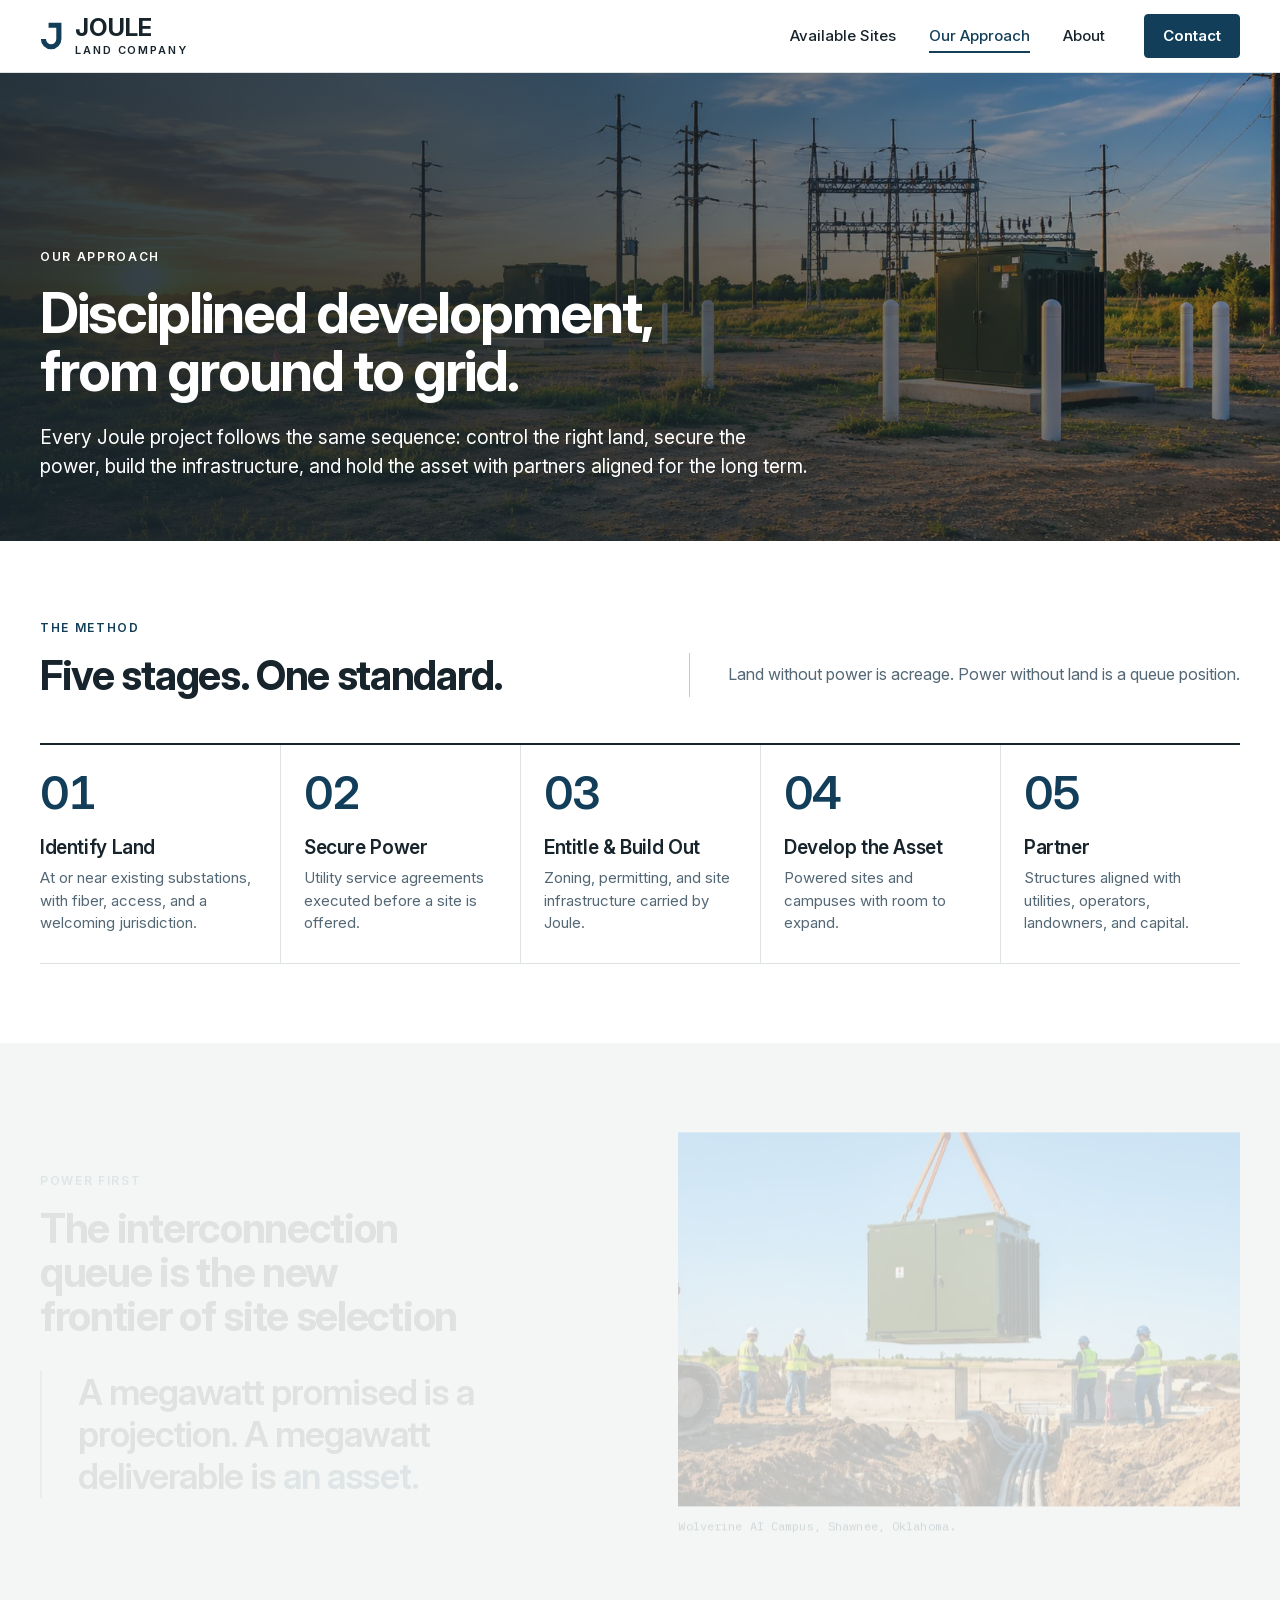
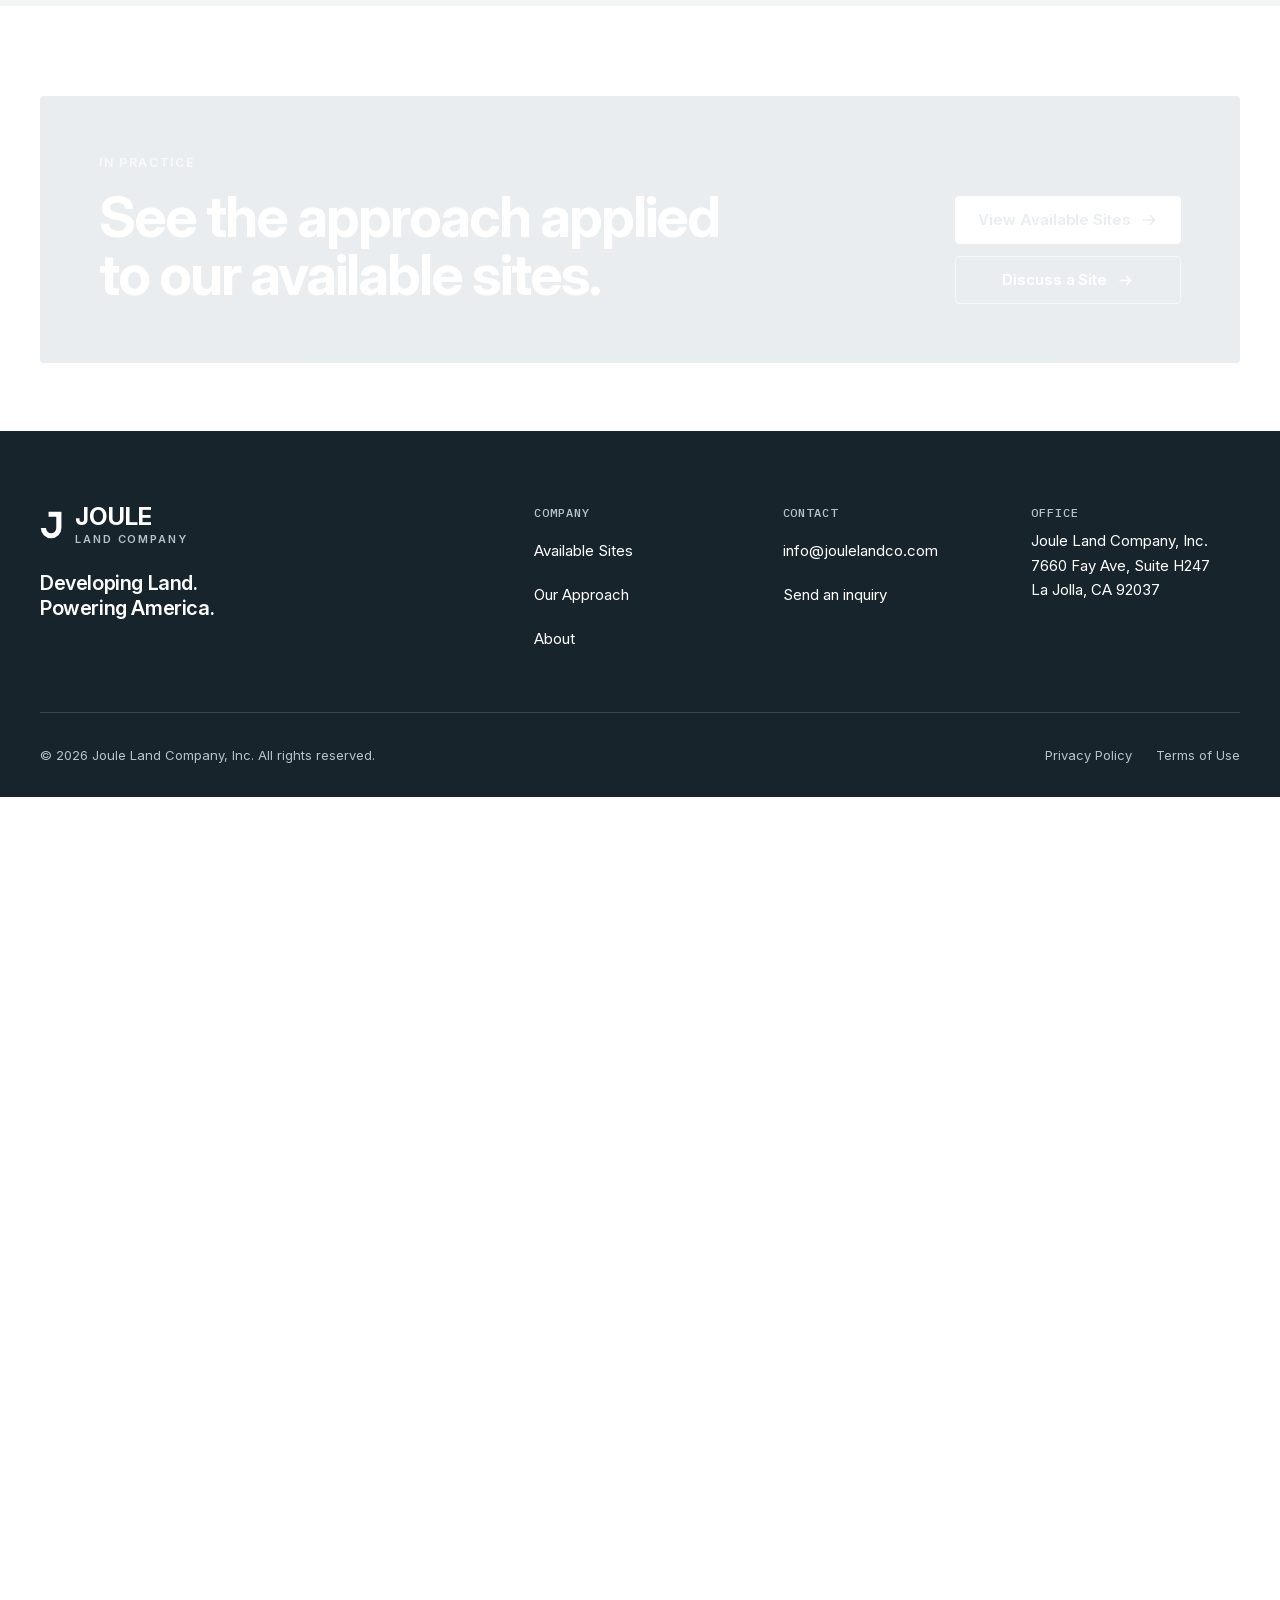
<file: infrastructure.html>
<!DOCTYPE html>
<html lang="en">
<head>
  <meta charset="UTF-8">
  <meta name="robots" content="noindex">
  <title>Joule Land Company</title>
  <link rel="canonical" href="https://joulelandco.com/our-approach.html">
  <meta http-equiv="refresh" content="0; url=our-approach.html">
</head>
<body>
  <p>This page has moved. <a href="our-approach.html">Continue to Joule Land Company</a>.</p>
</body>
</html>
</file>
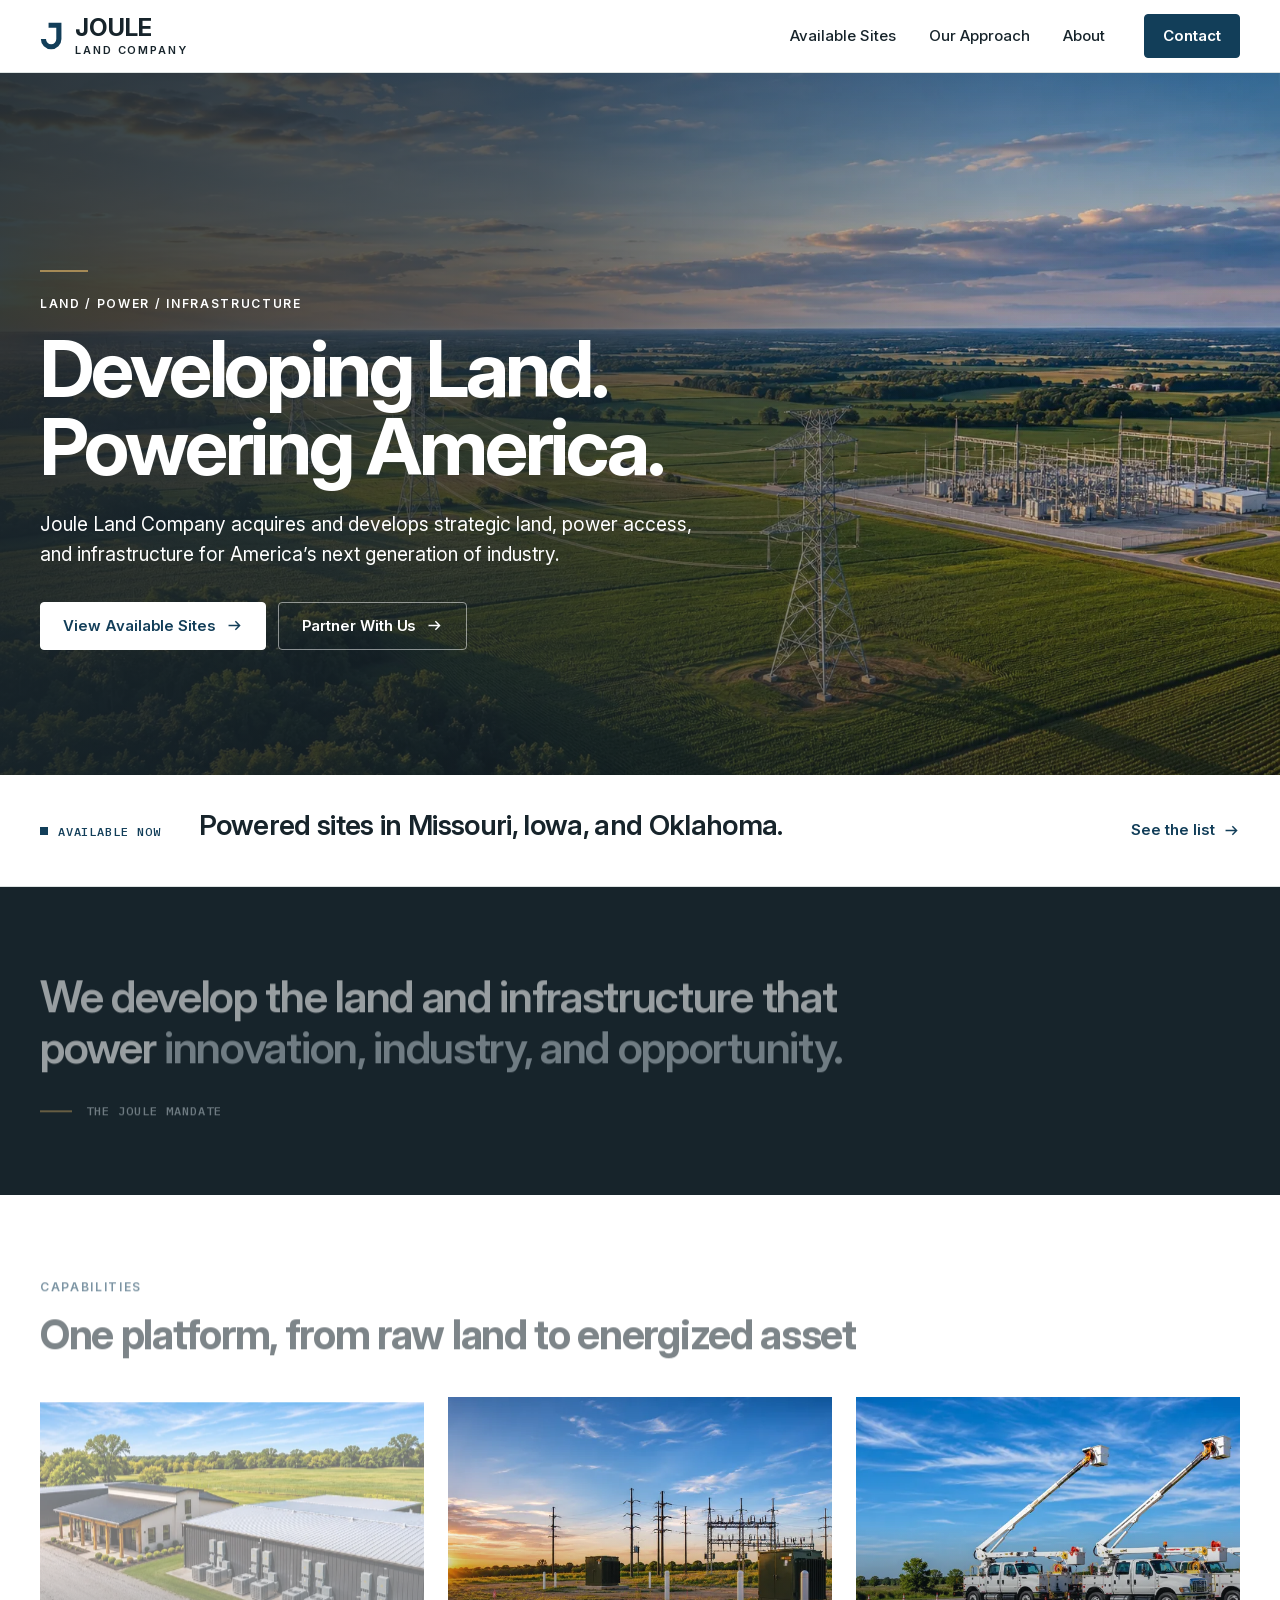
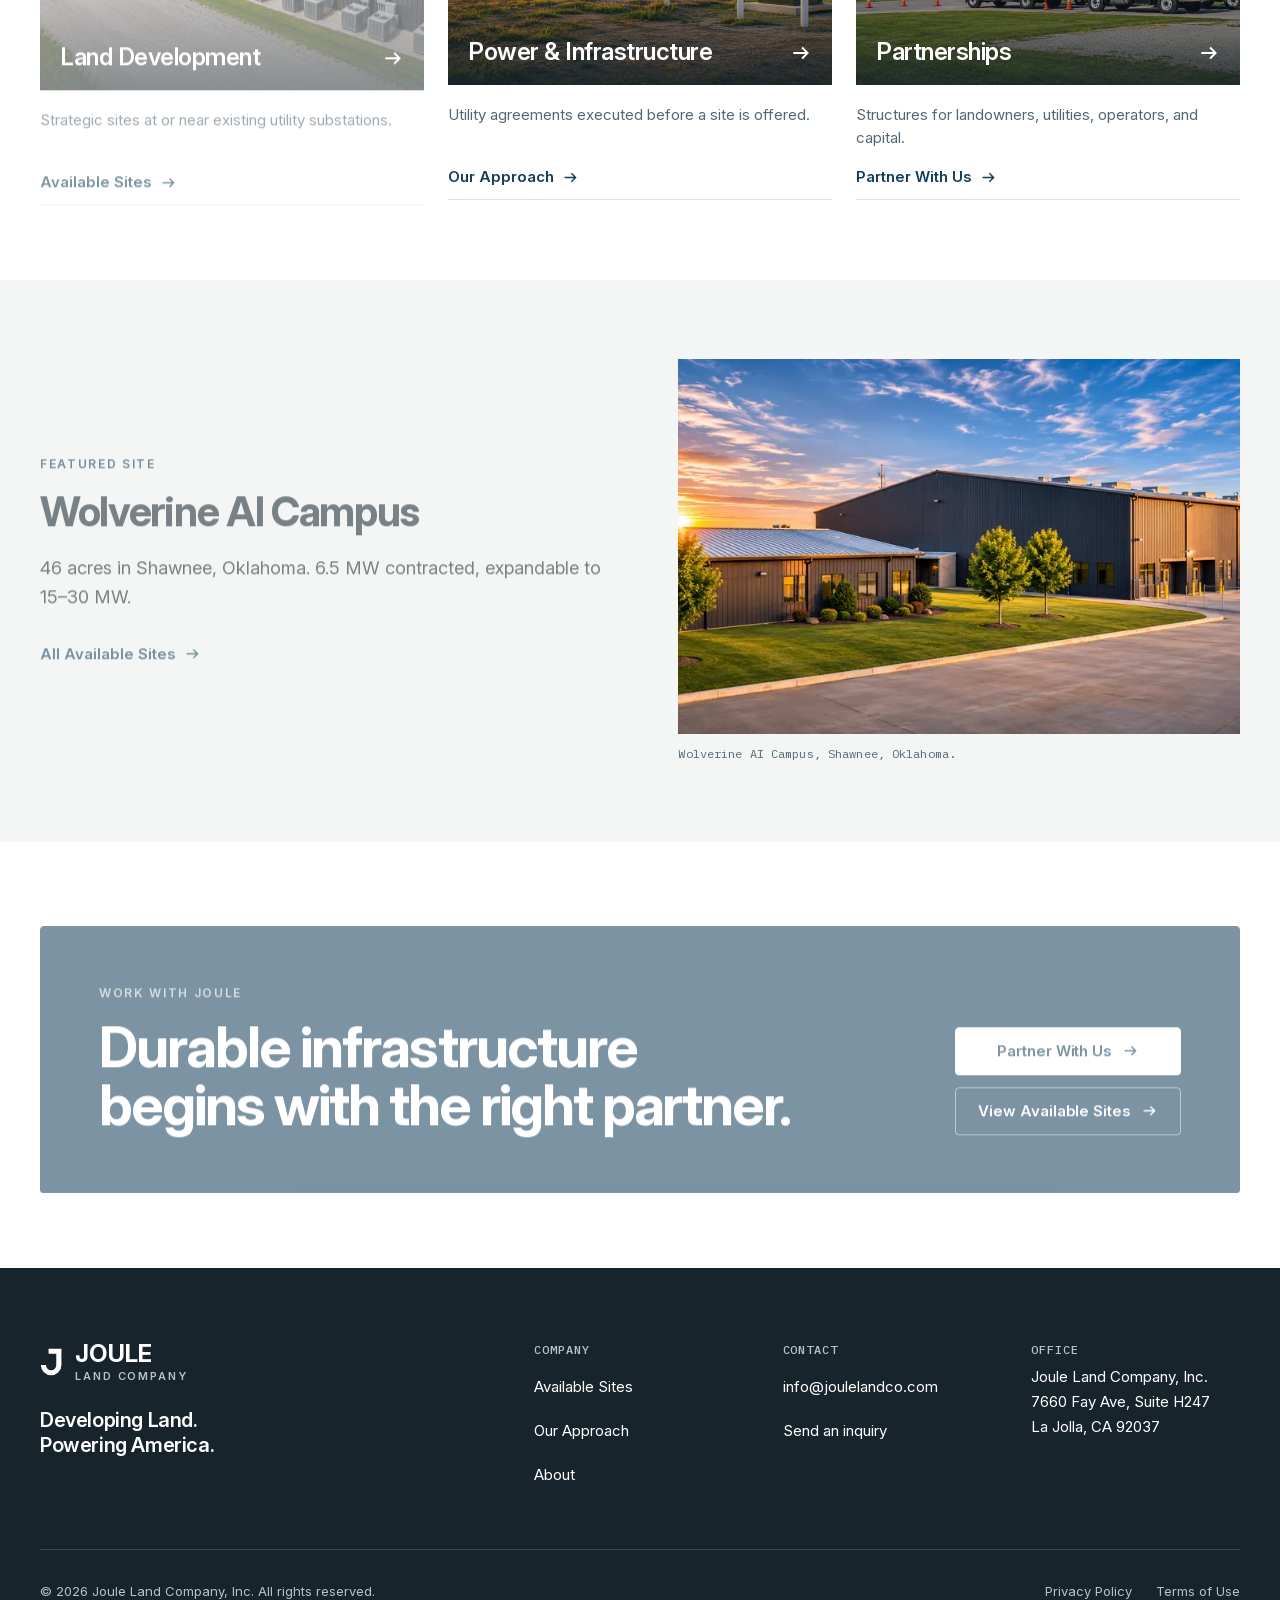
<file: insights.html>
<!DOCTYPE html>
<html lang="en">
<head>
  <meta charset="UTF-8">
  <meta name="robots" content="noindex">
  <title>Joule Land Company</title>
  <link rel="canonical" href="https://joulelandco.com/">
  <meta http-equiv="refresh" content="0; url=index.html">
</head>
<body>
  <p>This page has moved. <a href="index.html">Continue to Joule Land Company</a>.</p>
</body>
</html>
</file>
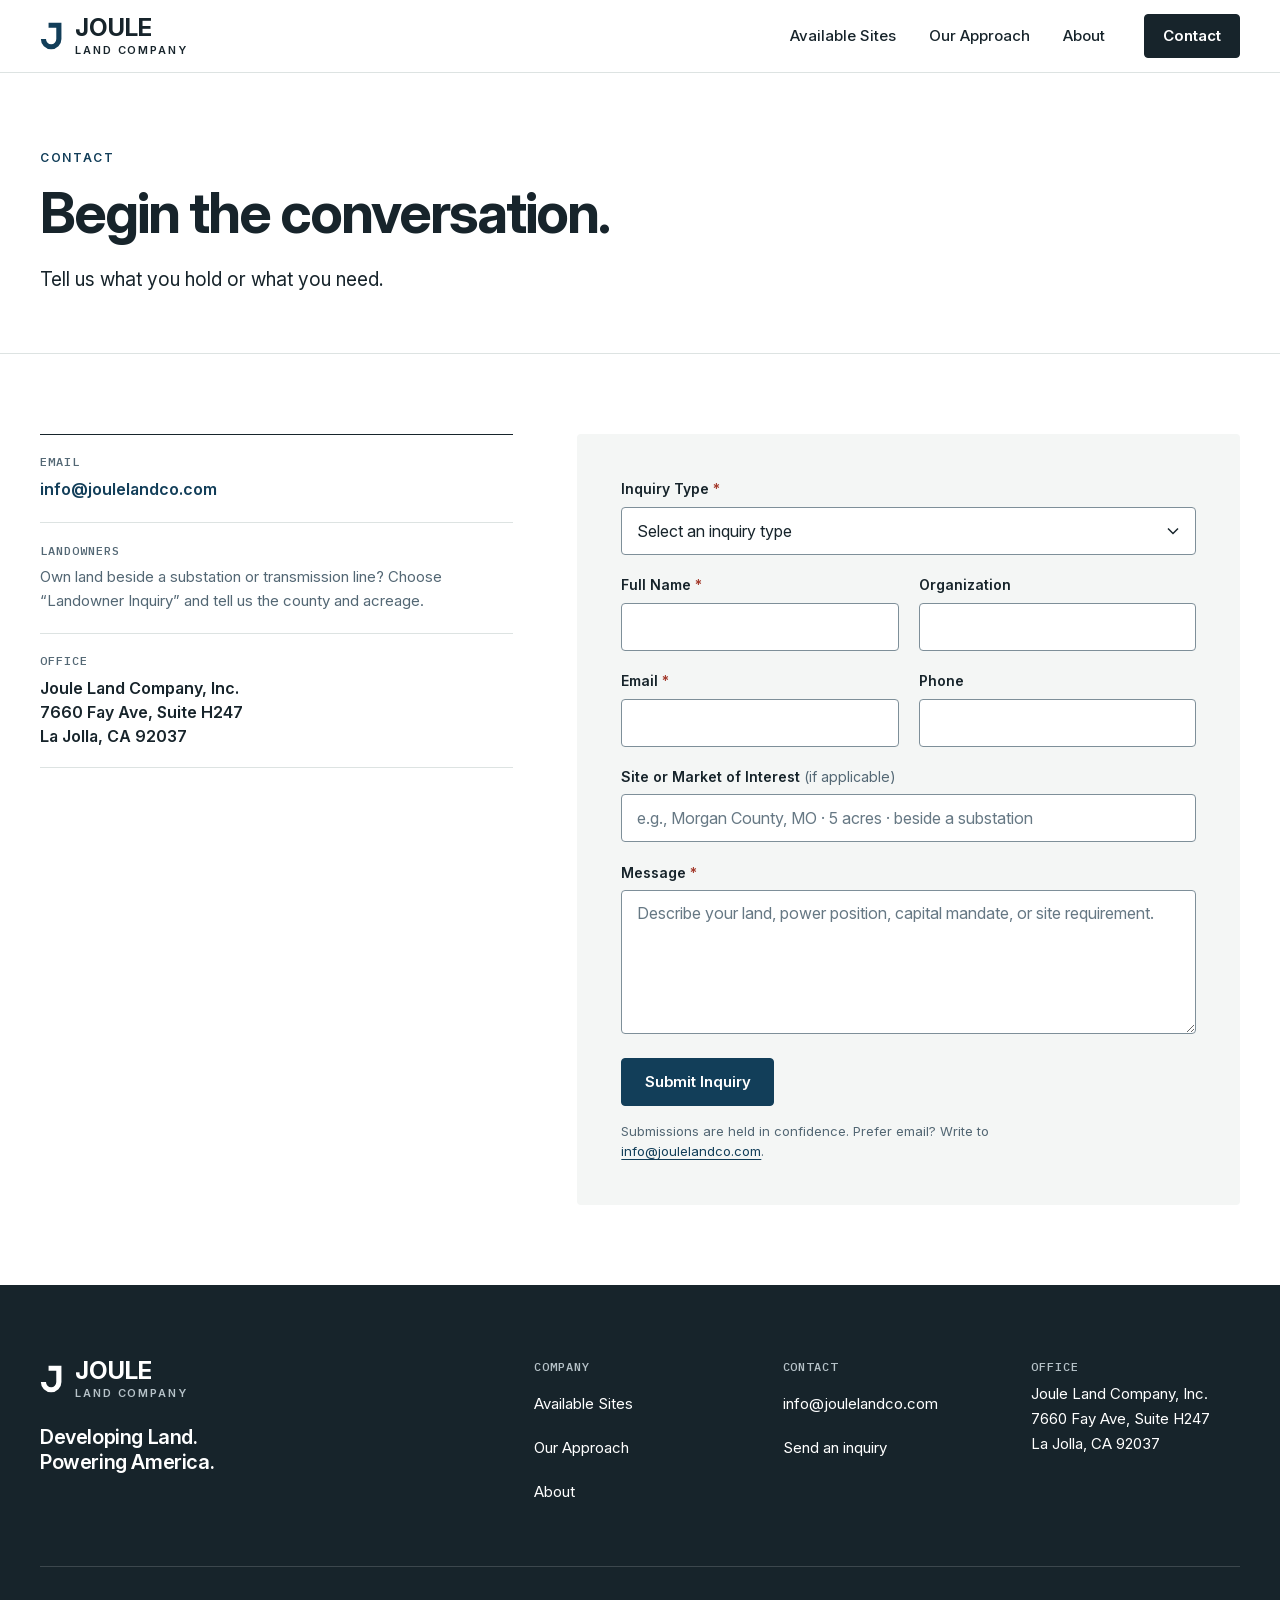
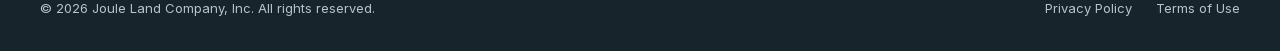
<file: investors-partners.html>
<!DOCTYPE html>
<html lang="en">
<head>
  <meta charset="UTF-8">
  <meta name="robots" content="noindex">
  <title>Joule Land Company</title>
  <link rel="canonical" href="https://joulelandco.com/contact.html">
  <meta http-equiv="refresh" content="0; url=contact.html">
</head>
<body>
  <p>This page has moved. <a href="contact.html">Continue to Joule Land Company</a>.</p>
</body>
</html>
</file>
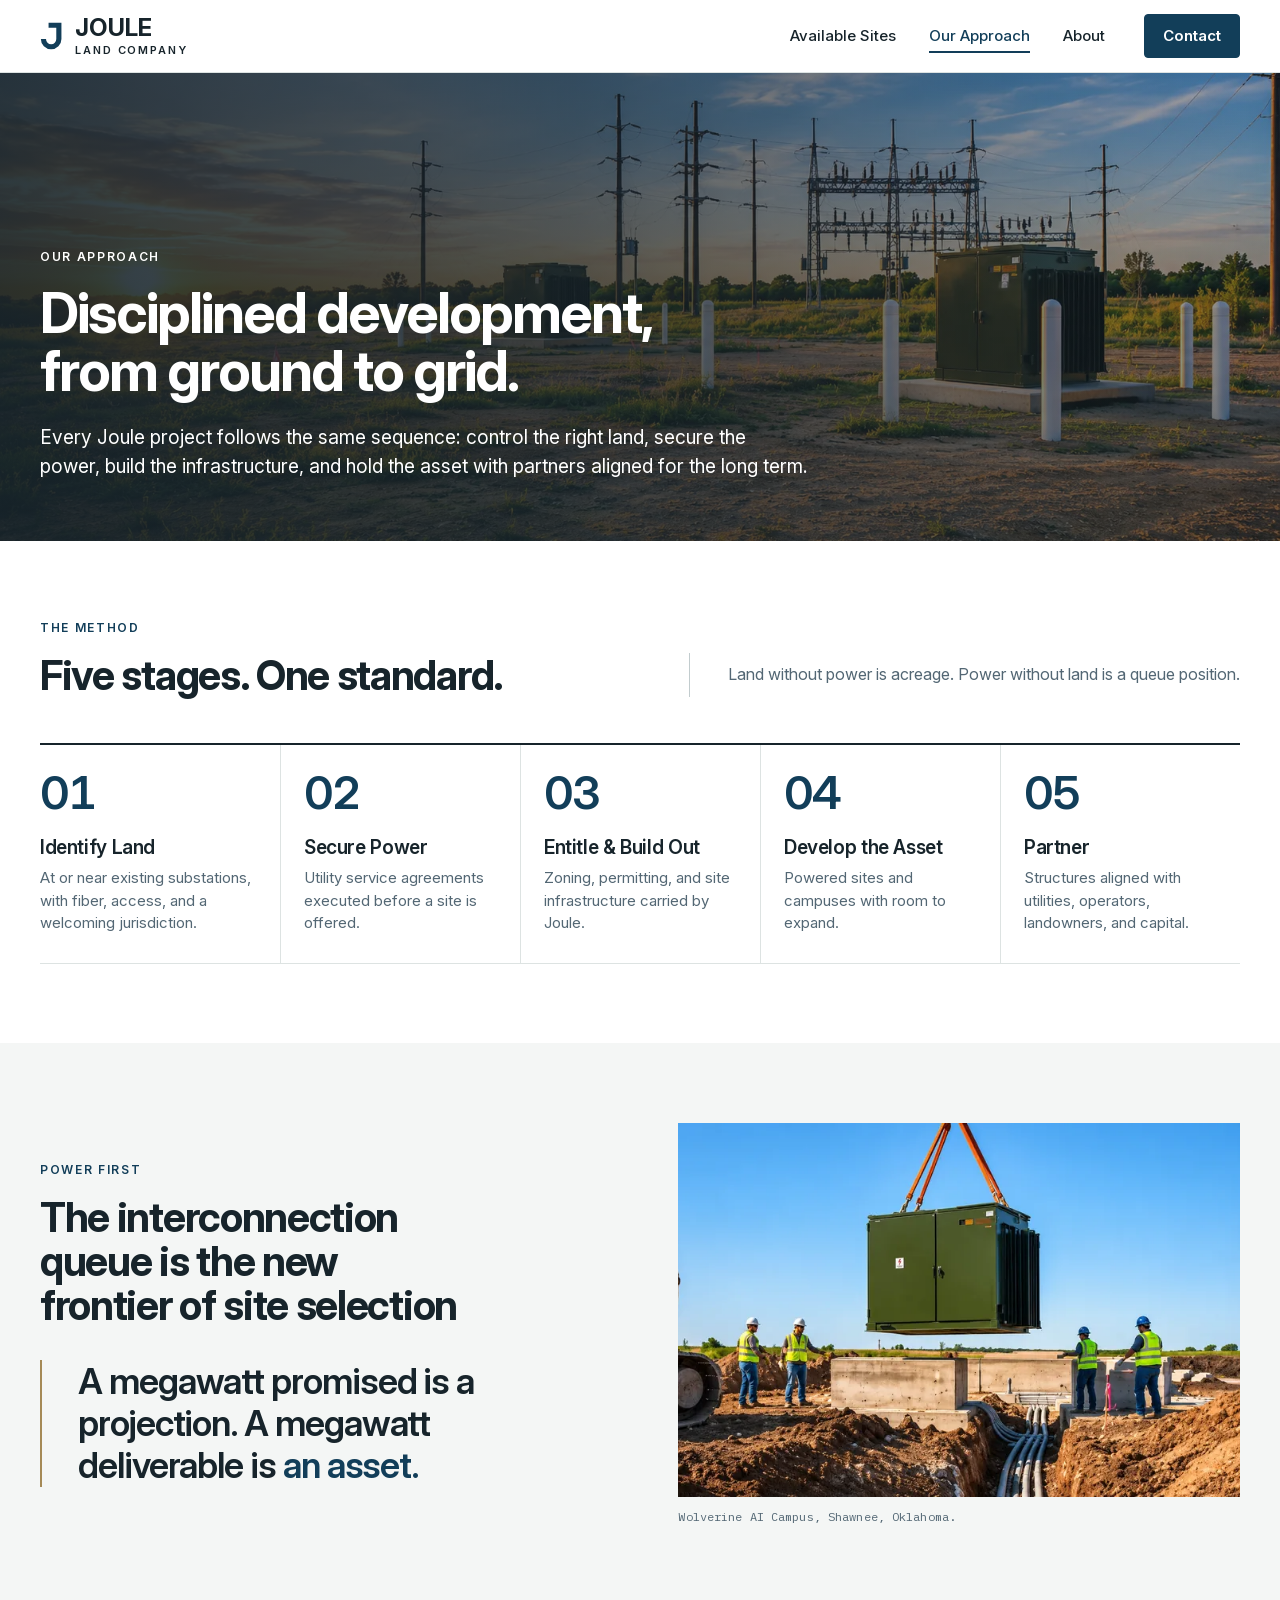
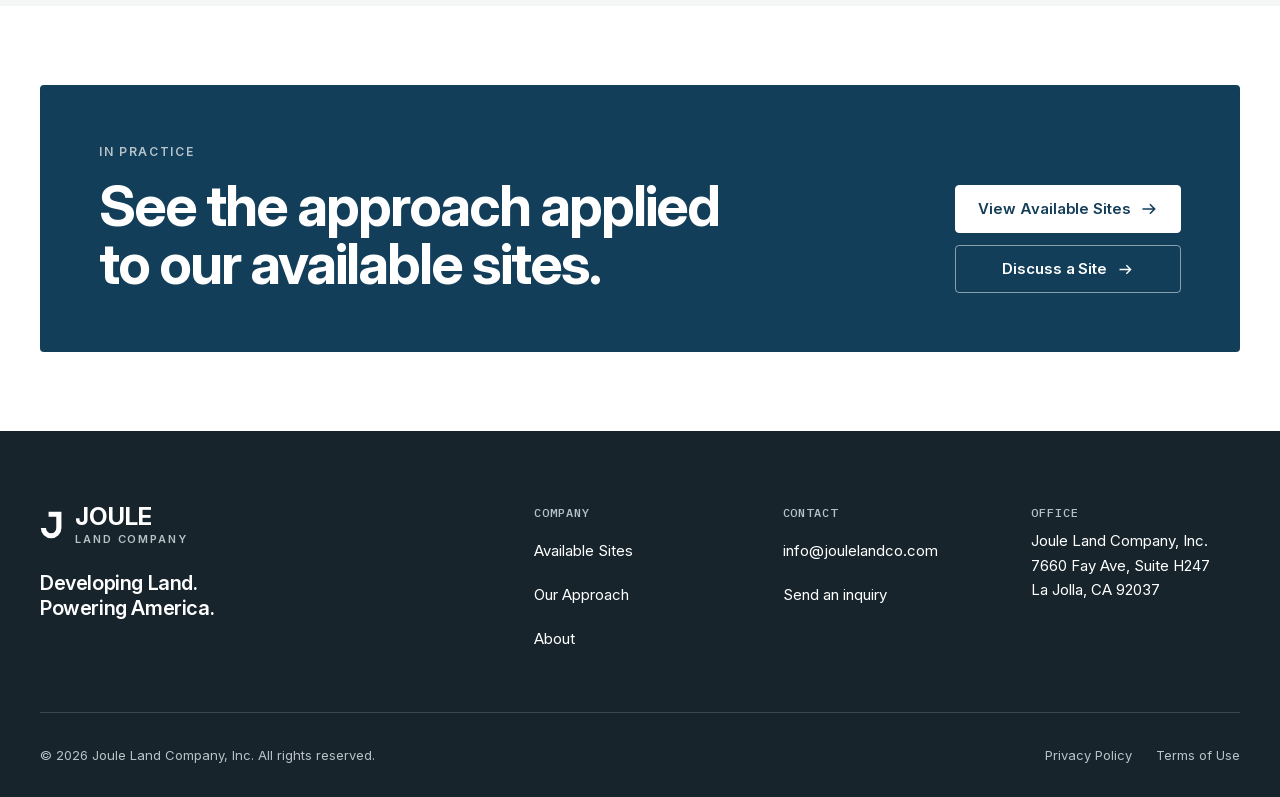
<file: our-approach.html>
<!DOCTYPE html>
<html lang="en">
<head>
  <meta charset="UTF-8">
  <meta name="viewport" content="width=device-width, initial-scale=1.0">
  <meta name="theme-color" content="#FFFFFF">
  <meta name="referrer" content="strict-origin-when-cross-origin">
  <title>Our Approach — Joule Land Company</title>
  <meta name="description" content="How Joule develops powered land: identify strategic sites, secure power access, advance entitlements and infrastructure, and partner for the long term.">
  <link rel="icon" href="favicon.ico?v=2" sizes="48x48">
  <link rel="icon" type="image/svg+xml" href="favicon.svg?v=2">
  <link rel="apple-touch-icon" href="apple-touch-icon.png?v=2">
  <meta property="og:type" content="website">
  <meta property="og:site_name" content="Joule Land Company">
  <meta property="og:title" content="Our Approach — Joule Land Company">
  <meta property="og:description" content="How Joule develops powered land: identify strategic sites, secure power access, advance entitlements and infrastructure, and partner for the long term.">
  <meta property="og:image" content="https://joulelandco.com/images/share-card.jpg">
  <meta property="og:image:width" content="1200">
  <meta property="og:image:height" content="630">
  <meta property="og:image:alt" content="Joule Land Company. Developing Land. Powering America.">
  <meta name="twitter:image" content="https://joulelandco.com/images/share-card.jpg">
  <meta property="og:url" content="https://joulelandco.com/our-approach.html">
  <meta name="twitter:card" content="summary_large_image">
  <link rel="canonical" href="https://joulelandco.com/our-approach.html">
  <link rel="preload" href="fonts/inter-variable.woff2" as="font" type="font/woff2" crossorigin>
  <link rel="stylesheet" href="css/styles.css?v=d21">
  <script defer data-domain="joulelandco.com" src="https://plausible.io/js/script.js"></script>
</head>
<body>
  <a class="skip-link" href="#main">Skip to main content</a>

  <header class="site-header">
    <div class="container header-inner">
      <a class="brand" href="index.html" aria-label="Joule Land Company — Home">
        <svg class="brand-mark" viewBox="-2 0 28 37" aria-hidden="true" focusable="false"><path d="M8 6H20V22A9 9 0 0 1 2 22" fill="none" stroke="currentColor" stroke-width="6"/></svg>
        <span class="brand-name">JOULE</span>
        <span class="brand-sub">Land Company</span>
      </a>
      <nav class="site-nav" id="site-nav" aria-label="Primary">
        <a href="developments.html">Available Sites</a>
        <a href="our-approach.html" aria-current="page">Our Approach</a>
        <a href="about.html">About</a>
      </nav>
      <div class="header-cta">
        <a class="btn btn--primary btn--sm" href="contact.html">Contact</a>
      </div>
      <button class="nav-toggle" aria-expanded="false" aria-controls="site-nav" aria-label="Toggle navigation">
        <span></span><span></span><span></span>
      </button>
    </div>
  </header>

  <main id="main">

    <section class="page-hero page-hero--photo">
      <img class="page-hero-media page-hero-media--approach" src="images/view-wolverine-power-836.webp" srcset="images/view-wolverine-power-836.webp 836w, images/view-wolverine-power.webp 1672w" sizes="100vw" width="1672" height="941" fetchpriority="high" alt="Pad-mount transformers on open ground in front of a utility substation at sunset">
      <div class="page-hero-scrim" aria-hidden="true"></div>
      <div class="container">
        <div class="page-hero-inner">
          <p class="eyebrow reveal">Our Approach</p>
          <h1 class="display display--xl reveal reveal-d1">Disciplined development, from ground to grid.</h1>
          <p class="lede reveal reveal-d2">Every Joule project follows the same sequence: control the right land, secure the power, build the infrastructure, and hold the asset with partners aligned for the long term.</p>
        </div>
      </div>
    </section>

    <section class="section">
      <div class="container">
        <div class="section-head section-head--oneline reveal">
          <p class="eyebrow">The Method</p>
          <h2 class="display display--lg">Five stages. One standard.</h2>
          <p class="lede">Land without power is acreage. Power without land is a queue position.</p>
        </div>

        <ol class="stages reveal">
          <li class="stage">
            <span class="stage-num" aria-hidden="true">01</span>
            <h3>Identify Land</h3>
            <p>At or near existing substations, with fiber, access, and a welcoming jurisdiction.</p>
          </li>
          <li class="stage">
            <span class="stage-num" aria-hidden="true">02</span>
            <h3>Secure Power</h3>
            <p>Utility service agreements executed before a site is offered.</p>
          </li>
          <li class="stage">
            <span class="stage-num" aria-hidden="true">03</span>
            <h3>Entitle &amp; Build Out</h3>
            <p>Zoning, permitting, and site infrastructure carried by Joule.</p>
          </li>
          <li class="stage">
            <span class="stage-num" aria-hidden="true">04</span>
            <h3>Develop the Asset</h3>
            <p>Powered sites and campuses with room to expand.</p>
          </li>
          <li class="stage">
            <span class="stage-num" aria-hidden="true">05</span>
            <h3>Partner</h3>
            <p>Structures aligned with utilities, operators, landowners, and capital.</p>
          </li>
        </ol>
      </div>
    </section>

    <!-- Power first: the principle, beside a site photograph -->
    <section class="section section--tone">
      <div class="container">
        <div class="split">
          <div class="split-content reveal">
            <p class="eyebrow">Power First</p>
            <h2 class="display display--lg">The interconnection queue is the new frontier of site selection</h2>
            <blockquote class="pullquote">
              <p>A megawatt promised is a projection. A megawatt deliverable is <em>an asset.</em></p>
            </blockquote>
          </div>
          <figure class="split-media media media--photo reveal reveal-d1">
            <img src="images/view-wolverine-transformer-836.webp" srcset="images/view-wolverine-transformer-836.webp 836w, images/view-wolverine-transformer.webp 1672w" sizes="(max-width: 820px) 100vw, 45vw" width="1672" height="941" loading="lazy" alt="Crew setting a pad-mount transformer by crane onto its concrete pad, beside an open trench of conduit">
            <figcaption>Wolverine AI Campus, Shawnee, Oklahoma.</figcaption>
          </figure>
        </div>
      </div>
    </section>

    <section class="section section--cta">
      <div class="container">
        <div class="cta-band reveal">
          <div class="cta-text">
          <p class="eyebrow">In Practice</p>
          <h2 class="display display--xl">See the approach applied to our available sites.</h2>
          </div>
          <div class="actions">
            <a class="btn btn--primary" href="developments.html">View Available Sites</a>
            <a class="btn btn--secondary" href="contact.html">Discuss a Site</a>
          </div>
        </div>
      </div>
    </section>

  </main>

  <footer class="site-footer">
    <div class="container">
      <div class="footer-main">
        <div class="footer-brand">
          <a class="brand brand--left" href="index.html" aria-label="Joule Land Company — Home">
            <svg class="brand-mark" viewBox="-2 0 28 37" aria-hidden="true" focusable="false"><path d="M8 6H20V22A9 9 0 0 1 2 22" fill="none" stroke="currentColor" stroke-width="6"/></svg>
            <span class="brand-name">JOULE</span>
            <span class="brand-sub">Land Company</span>
          </a>
          <p class="footer-slogan">Developing Land. Powering America.</p>
        </div>
        <div class="footer-col">
          <h3>Company</h3>
          <ul>
            <li><a href="developments.html">Available Sites</a></li>
            <li><a href="our-approach.html">Our Approach</a></li>
            <li><a href="about.html">About</a></li>
          </ul>
        </div>
        <div class="footer-col">
          <h3>Contact</h3>
          <ul>
            <li><a href="mailto:info@joulelandco.com">info@joulelandco.com</a></li>
            <li><a href="contact.html">Send an inquiry</a></li>
          </ul>
        </div>
        <div class="footer-col">
          <h3>Office</h3>
          <address class="footer-address">Joule Land Company, Inc.<br>7660 Fay Ave, Suite H247<br>La Jolla, CA 92037</address>
        </div>
      </div>
      <div class="footer-bottom">
        <span>&copy; <span id="footer-year">2026</span> Joule Land Company, Inc. All rights reserved.</span>
        <nav class="footer-legal" aria-label="Legal">
          <a href="privacy.html">Privacy Policy</a>
          <a href="terms.html">Terms of Use</a>
        </nav>
      </div>
    </div>
  </footer>

  <script src="js/main.js?v=d22"></script>
</body>
</html>
</file>
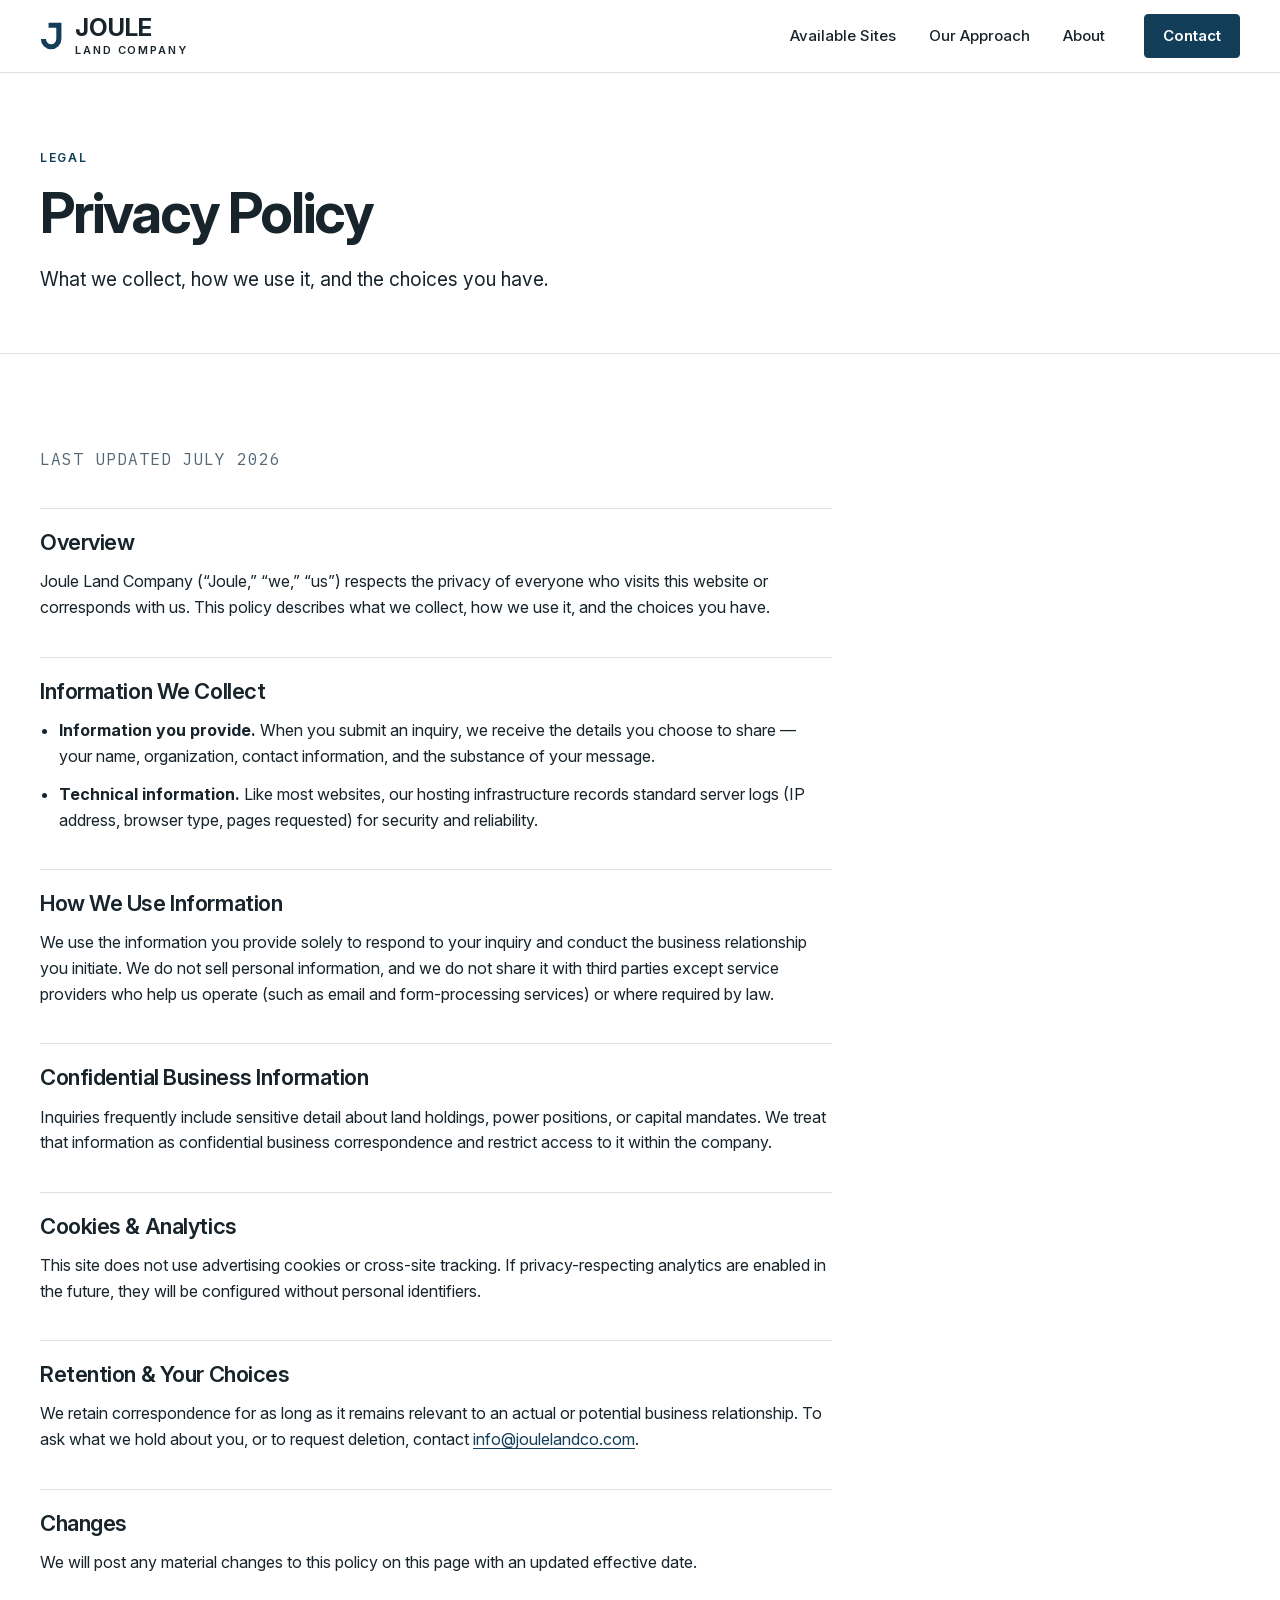
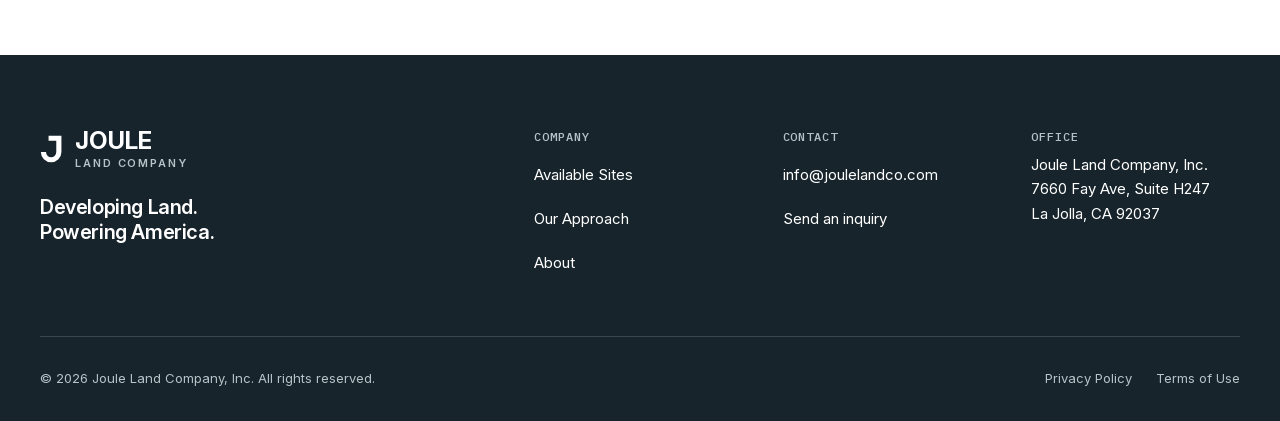
<file: privacy.html>
<!DOCTYPE html>
<html lang="en">
<head>
  <meta charset="UTF-8">
  <meta name="viewport" content="width=device-width, initial-scale=1.0">
  <meta name="theme-color" content="#FFFFFF">
  <meta name="referrer" content="strict-origin-when-cross-origin">
  <title>Privacy Policy — Joule Land Company</title>
  <meta name="description" content="Privacy Policy for the Joule Land Company website.">
  <link rel="icon" href="favicon.ico?v=2" sizes="48x48">
  <link rel="icon" type="image/svg+xml" href="favicon.svg?v=2">
  <link rel="apple-touch-icon" href="apple-touch-icon.png?v=2">
  <meta property="og:type" content="website">
  <meta property="og:site_name" content="Joule Land Company">
  <meta property="og:title" content="Privacy Policy — Joule Land Company">
  <meta property="og:description" content="Privacy Policy for the Joule Land Company website.">
  <meta property="og:image" content="https://joulelandco.com/images/share-card.jpg">
  <meta property="og:image:width" content="1200">
  <meta property="og:image:height" content="630">
  <meta property="og:image:alt" content="Joule Land Company. Developing Land. Powering America.">
  <meta name="twitter:image" content="https://joulelandco.com/images/share-card.jpg">
  <meta property="og:url" content="https://joulelandco.com/privacy.html">
  <meta name="twitter:card" content="summary_large_image">
  <link rel="canonical" href="https://joulelandco.com/privacy.html">
  <link rel="preload" href="fonts/inter-variable.woff2" as="font" type="font/woff2" crossorigin>
  <link rel="stylesheet" href="css/styles.css?v=d21">
  <script defer data-domain="joulelandco.com" src="https://plausible.io/js/script.js"></script>
</head>
<body>
  <a class="skip-link" href="#main">Skip to main content</a>

  <header class="site-header">
    <div class="container header-inner">
      <a class="brand" href="index.html" aria-label="Joule Land Company — Home">
        <svg class="brand-mark" viewBox="-2 0 28 37" aria-hidden="true" focusable="false"><path d="M8 6H20V22A9 9 0 0 1 2 22" fill="none" stroke="currentColor" stroke-width="6"/></svg>
        <span class="brand-name">JOULE</span>
        <span class="brand-sub">Land Company</span>
      </a>
      <nav class="site-nav" id="site-nav" aria-label="Primary">
        <a href="developments.html">Available Sites</a>
        <a href="our-approach.html">Our Approach</a>
        <a href="about.html">About</a>
      </nav>
      <div class="header-cta">
        <a class="btn btn--primary btn--sm" href="contact.html">Contact</a>
      </div>
      <button class="nav-toggle" aria-expanded="false" aria-controls="site-nav" aria-label="Toggle navigation">
        <span></span><span></span><span></span>
      </button>
    </div>
  </header>

  <main id="main">
    <section class="page-hero">
      <div class="container">
        <div class="page-hero-inner">
          <p class="eyebrow reveal">Legal</p>
          <h1 class="display display--xl reveal reveal-d1">Privacy Policy</h1>
          <p class="lede reveal reveal-d2">What we collect, how we use it, and the choices you have.</p>
        </div>
      </div>
    </section>
    <section class="section">
      <div class="container">
        <div class="legal-prose reveal">
          <p class="smallcaps-note legal-updated">Last updated July 2026</p>
          <h2>Overview</h2>
          <p>Joule Land Company (&ldquo;Joule,&rdquo; &ldquo;we,&rdquo; &ldquo;us&rdquo;) respects the privacy of everyone who visits this website or corresponds with us. This policy describes what we collect, how we use it, and the choices you have.</p>
          <h2>Information We Collect</h2>
          <ul>
            <li><strong>Information you provide.</strong> When you submit an inquiry, we receive the details you choose to share — your name, organization, contact information, and the substance of your message.</li>
            <li><strong>Technical information.</strong> Like most websites, our hosting infrastructure records standard server logs (IP address, browser type, pages requested) for security and reliability.</li>
          </ul>
          <h2>How We Use Information</h2>
          <p>We use the information you provide solely to respond to your inquiry and conduct the business relationship you initiate. We do not sell personal information, and we do not share it with third parties except service providers who help us operate (such as email and form-processing services) or where required by law.</p>
          <h2>Confidential Business Information</h2>
          <p>Inquiries frequently include sensitive detail about land holdings, power positions, or capital mandates. We treat that information as confidential business correspondence and restrict access to it within the company.</p>
          <h2>Cookies &amp; Analytics</h2>
          <p>This site does not use advertising cookies or cross-site tracking. If privacy-respecting analytics are enabled in the future, they will be configured without personal identifiers.</p>
          <h2>Retention &amp; Your Choices</h2>
          <p>We retain correspondence for as long as it remains relevant to an actual or potential business relationship. To ask what we hold about you, or to request deletion, contact <a href="mailto:info@joulelandco.com">info@joulelandco.com</a>.</p>
          <h2>Changes</h2>
          <p>We will post any material changes to this policy on this page with an updated effective date.</p>
        </div>
      </div>
    </section>
  </main>

  <footer class="site-footer">
    <div class="container">
      <div class="footer-main">
        <div class="footer-brand">
          <a class="brand brand--left" href="index.html" aria-label="Joule Land Company — Home">
            <svg class="brand-mark" viewBox="-2 0 28 37" aria-hidden="true" focusable="false"><path d="M8 6H20V22A9 9 0 0 1 2 22" fill="none" stroke="currentColor" stroke-width="6"/></svg>
            <span class="brand-name">JOULE</span>
            <span class="brand-sub">Land Company</span>
          </a>
          <p class="footer-slogan">Developing Land. Powering America.</p>
        </div>
        <div class="footer-col">
          <h3>Company</h3>
          <ul>
            <li><a href="developments.html">Available Sites</a></li>
            <li><a href="our-approach.html">Our Approach</a></li>
            <li><a href="about.html">About</a></li>
          </ul>
        </div>
        <div class="footer-col">
          <h3>Contact</h3>
          <ul>
            <li><a href="mailto:info@joulelandco.com">info@joulelandco.com</a></li>
            <li><a href="contact.html">Send an inquiry</a></li>
          </ul>
        </div>
        <div class="footer-col">
          <h3>Office</h3>
          <address class="footer-address">Joule Land Company, Inc.<br>7660 Fay Ave, Suite H247<br>La Jolla, CA 92037</address>
        </div>
      </div>
      <div class="footer-bottom">
        <span>&copy; <span id="footer-year">2026</span> Joule Land Company, Inc. All rights reserved.</span>
        <nav class="footer-legal" aria-label="Legal">
          <a href="privacy.html">Privacy Policy</a>
          <a href="terms.html">Terms of Use</a>
        </nav>
      </div>
    </div>
  </footer>

  <script src="js/main.js?v=d22"></script>
</body>
</html>
</file>
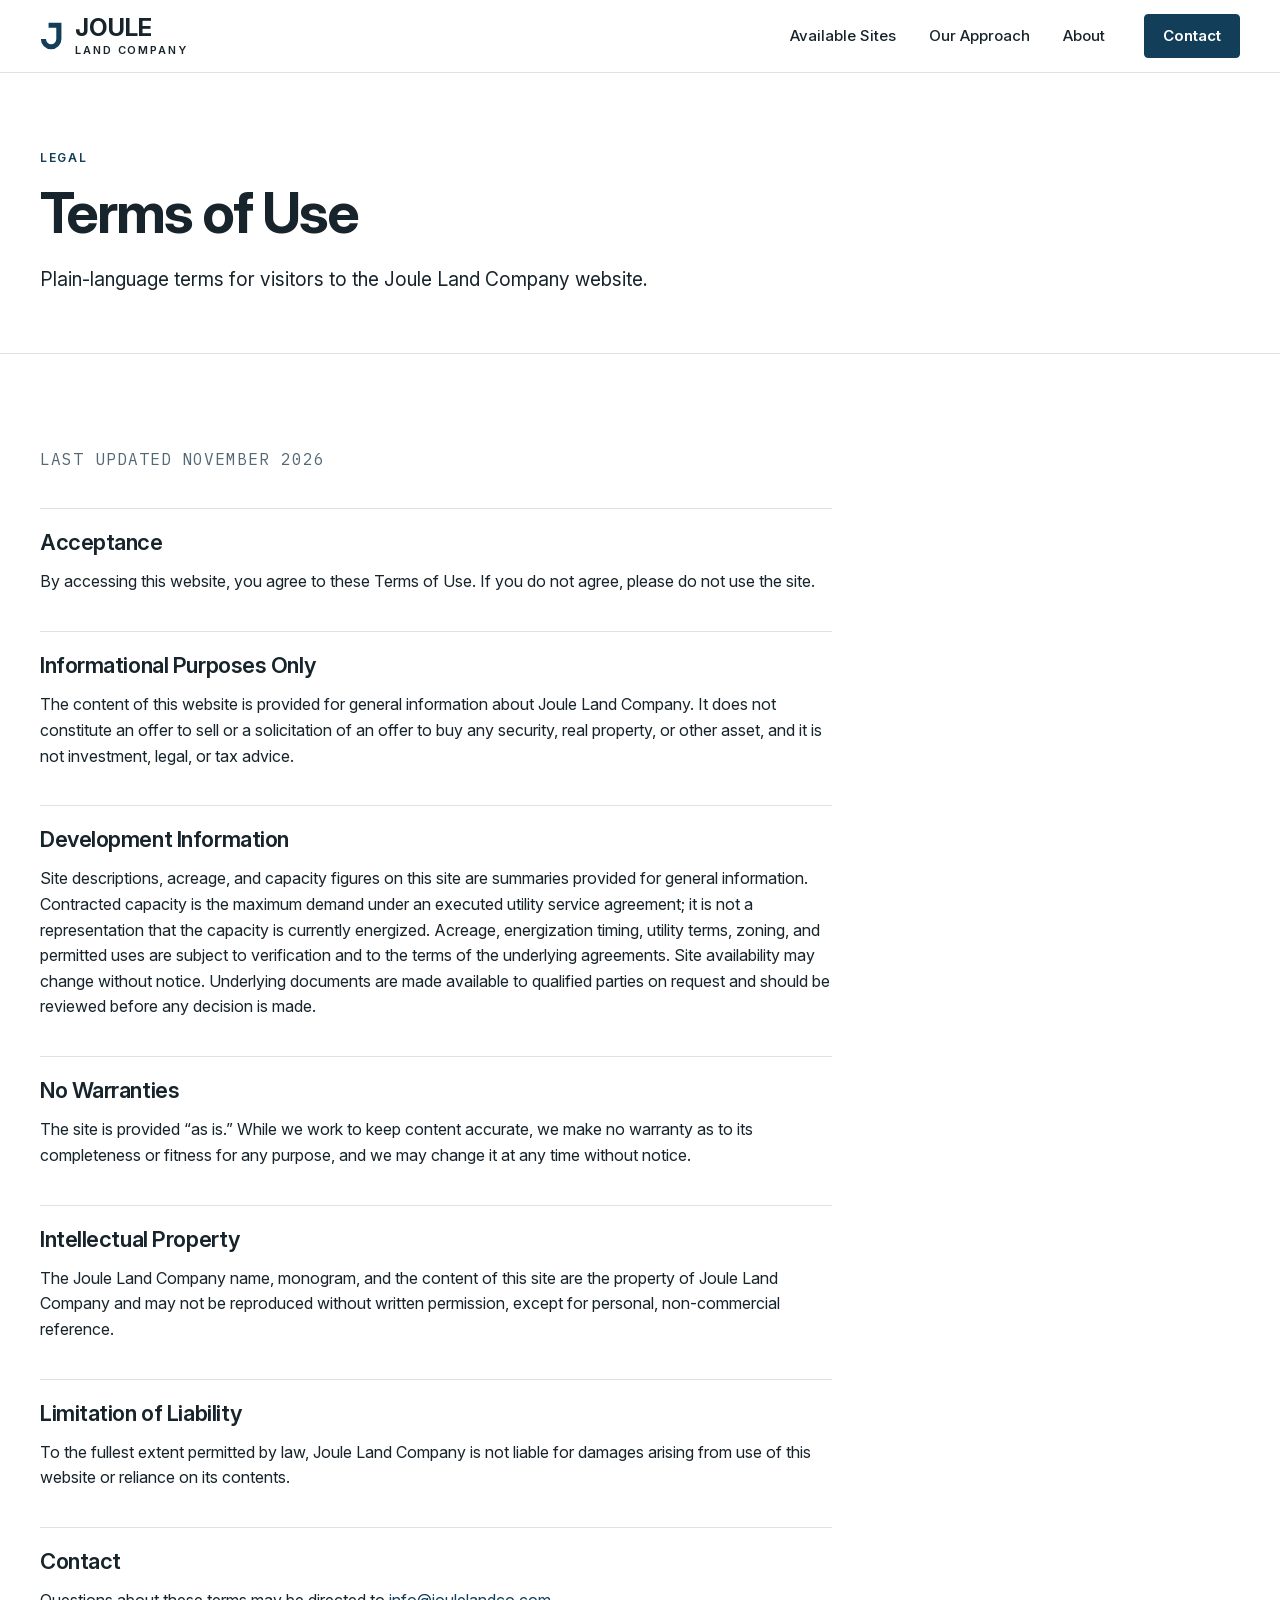
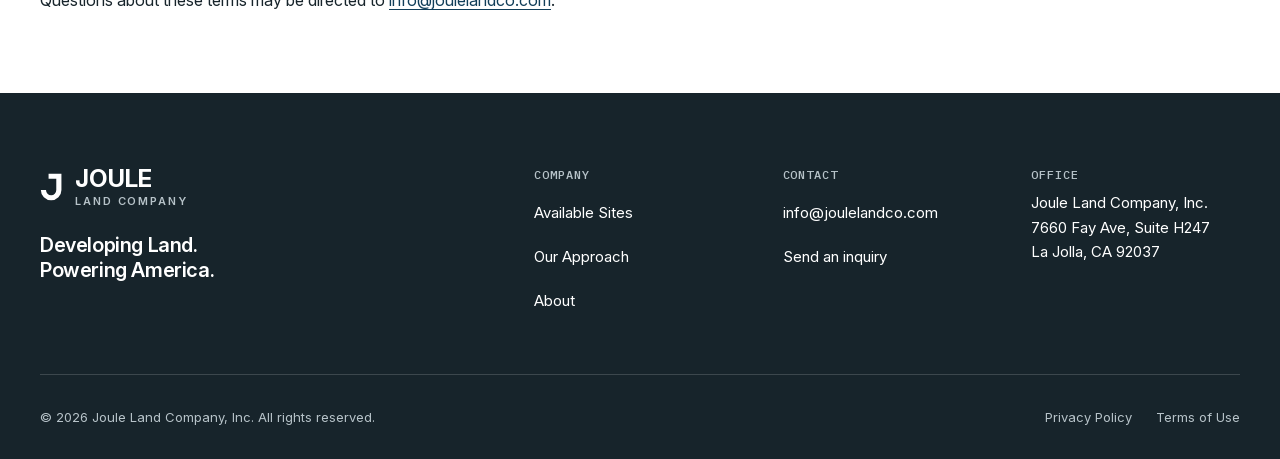
<file: terms.html>
<!DOCTYPE html>
<html lang="en">
<head>
  <meta charset="UTF-8">
  <meta name="viewport" content="width=device-width, initial-scale=1.0">
  <meta name="theme-color" content="#FFFFFF">
  <meta name="referrer" content="strict-origin-when-cross-origin">
  <title>Terms of Use — Joule Land Company</title>
  <meta name="description" content="Terms of Use for the Joule Land Company website.">
  <link rel="icon" href="favicon.ico?v=2" sizes="48x48">
  <link rel="icon" type="image/svg+xml" href="favicon.svg?v=2">
  <link rel="apple-touch-icon" href="apple-touch-icon.png?v=2">
  <meta property="og:type" content="website">
  <meta property="og:site_name" content="Joule Land Company">
  <meta property="og:title" content="Terms of Use — Joule Land Company">
  <meta property="og:description" content="Terms of Use for the Joule Land Company website.">
  <meta property="og:image" content="https://joulelandco.com/images/share-card.jpg">
  <meta property="og:image:width" content="1200">
  <meta property="og:image:height" content="630">
  <meta property="og:image:alt" content="Joule Land Company. Developing Land. Powering America.">
  <meta name="twitter:image" content="https://joulelandco.com/images/share-card.jpg">
  <meta property="og:url" content="https://joulelandco.com/terms.html">
  <meta name="twitter:card" content="summary_large_image">
  <link rel="canonical" href="https://joulelandco.com/terms.html">
  <link rel="preload" href="fonts/inter-variable.woff2" as="font" type="font/woff2" crossorigin>
  <link rel="stylesheet" href="css/styles.css?v=d21">
  <script defer data-domain="joulelandco.com" src="https://plausible.io/js/script.js"></script>
</head>
<body>
  <a class="skip-link" href="#main">Skip to main content</a>

  <header class="site-header">
    <div class="container header-inner">
      <a class="brand" href="index.html" aria-label="Joule Land Company — Home">
        <svg class="brand-mark" viewBox="-2 0 28 37" aria-hidden="true" focusable="false"><path d="M8 6H20V22A9 9 0 0 1 2 22" fill="none" stroke="currentColor" stroke-width="6"/></svg>
        <span class="brand-name">JOULE</span>
        <span class="brand-sub">Land Company</span>
      </a>
      <nav class="site-nav" id="site-nav" aria-label="Primary">
        <a href="developments.html">Available Sites</a>
        <a href="our-approach.html">Our Approach</a>
        <a href="about.html">About</a>
      </nav>
      <div class="header-cta">
        <a class="btn btn--primary btn--sm" href="contact.html">Contact</a>
      </div>
      <button class="nav-toggle" aria-expanded="false" aria-controls="site-nav" aria-label="Toggle navigation">
        <span></span><span></span><span></span>
      </button>
    </div>
  </header>

  <main id="main">
    <section class="page-hero">
      <div class="container">
        <div class="page-hero-inner">
          <p class="eyebrow reveal">Legal</p>
          <h1 class="display display--xl reveal reveal-d1">Terms of Use</h1>
          <p class="lede reveal reveal-d2">Plain-language terms for visitors to the Joule Land Company website.</p>
        </div>
      </div>
    </section>
    <section class="section">
      <div class="container">
        <div class="legal-prose reveal">
          <p class="smallcaps-note legal-updated">Last updated November 2026</p>
          <h2>Acceptance</h2>
          <p>By accessing this website, you agree to these Terms of Use. If you do not agree, please do not use the site.</p>
          <h2>Informational Purposes Only</h2>
          <p>The content of this website is provided for general information about Joule Land Company. It does not constitute an offer to sell or a solicitation of an offer to buy any security, real property, or other asset, and it is not investment, legal, or tax advice.</p>
          <h2>Development Information</h2>
          <p>Site descriptions, acreage, and capacity figures on this site are summaries provided for general information. Contracted capacity is the maximum demand under an executed utility service agreement; it is not a representation that the capacity is currently energized. Acreage, energization timing, utility terms, zoning, and permitted uses are subject to verification and to the terms of the underlying agreements. Site availability may change without notice. Underlying documents are made available to qualified parties on request and should be reviewed before any decision is made.</p>
          <h2>No Warranties</h2>
          <p>The site is provided &ldquo;as is.&rdquo; While we work to keep content accurate, we make no warranty as to its completeness or fitness for any purpose, and we may change it at any time without notice.</p>
          <h2>Intellectual Property</h2>
          <p>The Joule Land Company name, monogram, and the content of this site are the property of Joule Land Company and may not be reproduced without written permission, except for personal, non-commercial reference.</p>
          <h2>Limitation of Liability</h2>
          <p>To the fullest extent permitted by law, Joule Land Company is not liable for damages arising from use of this website or reliance on its contents.</p>
          <h2>Contact</h2>
          <p>Questions about these terms may be directed to <a href="mailto:info@joulelandco.com">info@joulelandco.com</a>.</p>
        </div>
      </div>
    </section>
  </main>

  <footer class="site-footer">
    <div class="container">
      <div class="footer-main">
        <div class="footer-brand">
          <a class="brand brand--left" href="index.html" aria-label="Joule Land Company — Home">
            <svg class="brand-mark" viewBox="-2 0 28 37" aria-hidden="true" focusable="false"><path d="M8 6H20V22A9 9 0 0 1 2 22" fill="none" stroke="currentColor" stroke-width="6"/></svg>
            <span class="brand-name">JOULE</span>
            <span class="brand-sub">Land Company</span>
          </a>
          <p class="footer-slogan">Developing Land. Powering America.</p>
        </div>
        <div class="footer-col">
          <h3>Company</h3>
          <ul>
            <li><a href="developments.html">Available Sites</a></li>
            <li><a href="our-approach.html">Our Approach</a></li>
            <li><a href="about.html">About</a></li>
          </ul>
        </div>
        <div class="footer-col">
          <h3>Contact</h3>
          <ul>
            <li><a href="mailto:info@joulelandco.com">info@joulelandco.com</a></li>
            <li><a href="contact.html">Send an inquiry</a></li>
          </ul>
        </div>
        <div class="footer-col">
          <h3>Office</h3>
          <address class="footer-address">Joule Land Company, Inc.<br>7660 Fay Ave, Suite H247<br>La Jolla, CA 92037</address>
        </div>
      </div>
      <div class="footer-bottom">
        <span>&copy; <span id="footer-year">2026</span> Joule Land Company, Inc. All rights reserved.</span>
        <nav class="footer-legal" aria-label="Legal">
          <a href="privacy.html">Privacy Policy</a>
          <a href="terms.html">Terms of Use</a>
        </nav>
      </div>
    </div>
  </footer>

  <script src="js/main.js?v=d22"></script>
</body>
</html>
</file>
<file: css/styles.css>
/* ============================================================
   JOULE LAND COMPANY — Infrastructure Editorial (direction C, short-copy version D)
   Developing Land. Powering America.
   ------------------------------------------------------------
   Canvas:    white, with chalk for rhythm; graphite in short
              breaks and the footer; utility blue for actions;
              brass as a trace accent only
   Type:      Inter (headlines and body) + IBM Plex Mono
              (evidence labels, captions, map and table labels)
   Rules:     1px lines instead of boxes; 4px button radius;
              no shadows; motion 180–240ms
   Source:    Website & Brand Design Audit, 11 Nov 2026, section 7
   ============================================================ */

/* ---------- Self-hosted fonts (latin subsets) ---------- */
@font-face {
  font-family: "Inter";
  font-style: normal; font-weight: 400 700; font-display: swap;
  src: url("../fonts/inter-variable.woff2") format("woff2");
}
@font-face {
  font-family: "IBM Plex Mono";
  font-style: normal; font-weight: 400; font-display: swap;
  src: url("../fonts/ibm-plex-mono-400.woff2") format("woff2");
}
@font-face {
  font-family: "IBM Plex Mono";
  font-style: normal; font-weight: 500; font-display: swap;
  src: url("../fonts/ibm-plex-mono-500.woff2") format("woff2");
}

/* ---------- Design tokens ---------- */
:root {
  /* Color */
  --white:      #FFFFFF;   /* canvas, about 70% of the page */
  --chalk:      #F4F6F5;   /* secondary canvas, about 20% */
  --graphite:   #17242B;   /* primary ink; short dark breaks; footer */
  --graphite-2: #20313A;
  --blue:       #123E59;   /* actions and emphasis */
  --blue-deep:  #0C2D42;
  --steel:      #667B88;   /* secondary ink at large sizes, lines, marks */
  --steel-text: #536774;   /* secondary ink for running text (AA on white and chalk) */
  --brass:      #A58A56;   /* trace accent, under 2% of the surface */
  --line:       #DDE3E2;
  --line-strong:#C2CCCE;
  --field-line: #7E8F99;   /* form field and secondary button edges, 3:1 on white */
  --on-dark:        #FFFFFF;
  --on-dark-muted:  #B7C3C9;
  --line-dark:      rgba(255, 255, 255, 0.16);
  --error:      #A3392B;

  /* Type */
  --sans: "Inter", "Helvetica Neue", Helvetica, Arial, sans-serif;
  --mono: "IBM Plex Mono", ui-monospace, "SF Mono", Menlo, Consolas, monospace;

  /* Rhythm */
  --space-section: clamp(3.5rem, 6.2vw, 5.5rem);   /* 56–88px */
  --space-block:   clamp(2rem, 3.6vw, 3rem);
  --container:     1280px;
  --gutter:        clamp(1.5rem, 4vw, 2.5rem);     /* 24px on phones */
  --radius:        4px;

  /* Motion */
  --dur: 240ms;
  --dur-fast: 180ms;
  --ease: cubic-bezier(0.2, 0.6, 0.2, 1);

  /* Arrow used by links and buttons (drawn, so it does not depend on a font) */
  --arrow: url("data:image/svg+xml,%3Csvg xmlns='http://www.w3.org/2000/svg' viewBox='0 0 20 20'%3E%3Cpath d='M3 10h13M11 5l5 5-5 5' fill='none' stroke='%23000' stroke-width='1.7'/%3E%3C/svg%3E");
}

/* ---------- Reset ---------- */
*, *::before, *::after { box-sizing: border-box; }
html { scroll-behavior: smooth; -webkit-text-size-adjust: 100%; }
body {
  margin: 0;
  font-family: var(--sans);
  font-size: clamp(1rem, 0.95rem + 0.3vw, 1.125rem);   /* 16–18px */
  line-height: 1.6;
  color: var(--graphite);
  background: var(--white);
  font-optical-sizing: auto;
  -webkit-font-smoothing: antialiased;
  text-rendering: optimizeLegibility;
}
img, svg { display: block; max-width: 100%; }
h1, h2, h3, h4, p, ul, ol, dl, figure, blockquote { margin: 0; }
a { color: inherit; }
button { font: inherit; color: inherit; background: none; border: none; cursor: pointer; }

::selection { background: var(--blue); color: var(--white); }

/* Keyboard focus: one visible treatment everywhere */
:focus { outline: none; }
:focus-visible {
  outline: 2px solid var(--blue);
  outline-offset: 3px;
  border-radius: 2px;
}
.section--dark :focus-visible,
.cta-band :focus-visible,
.site-footer :focus-visible,
.card-media :focus-visible { outline-color: var(--white); }

/* ---------- Layout primitives ---------- */
.container {
  width: min(var(--container), 100% - 2 * var(--gutter));
  margin-inline: auto;
}

.section { padding-block: var(--space-section); }
.section--tone { background: var(--chalk); }
.section--dark { background: var(--graphite); color: var(--on-dark); }
.section--line-top { border-top: 1px solid var(--line); }
.section--fill { min-height: 62vh; display: grid; align-items: center; }

/* ---------- Typography ---------- */
.eyebrow {
  display: block;
  font-size: 0.75rem;
  font-weight: 600;
  letter-spacing: 0.14em;
  line-height: 1.4;
  text-transform: uppercase;
  color: var(--blue);
}
.section--dark .eyebrow { color: var(--on-dark-muted); }

.display {
  font-weight: 700;
  line-height: 1.04;
  letter-spacing: -0.032em;
  text-wrap: balance;
  color: var(--graphite);
}
.display--hero { font-size: clamp(2.5rem, 6.1vw, 4.875rem); letter-spacing: -0.04em; line-height: 1; }  /* 40–78px */
.display--xl   { font-size: clamp(2.1rem, 4.4vw, 3.5rem); letter-spacing: -0.036em; }
.display--lg   { font-size: clamp(1.75rem, 3.2vw, 2.625rem); line-height: 1.08; }
.display--md   { font-size: clamp(1.4rem, 2.2vw, 1.75rem); line-height: 1.15; letter-spacing: -0.024em; }
.section--dark .display { color: var(--on-dark); }

.lede {
  font-size: clamp(1.0625rem, 1.5vw, 1.25rem);
  line-height: 1.55;
  color: var(--steel-text);
  max-width: 40em;
}
.section--dark .lede { color: var(--on-dark-muted); }

.prose { color: var(--graphite); max-width: 40em; }
.prose p + p { margin-top: 1.1em; }
.prose strong { font-weight: 600; }
.section--dark .prose { color: var(--on-dark-muted); }

/* Mono label: evidence, captions, small technical notes */
.smallcaps-note {
  font-family: var(--mono);
  font-size: 0.75rem;
  letter-spacing: 0.06em;
  text-transform: uppercase;
  color: var(--steel-text);
}
.section--dark .smallcaps-note { color: var(--on-dark-muted); }

/* ---------- Buttons & links ---------- */
.btn {
  display: inline-flex;
  align-items: center;
  justify-content: center;
  gap: 0.6rem;
  min-height: 3rem;                 /* 48px */
  padding: 0.7rem 1.4rem;
  font-size: 0.9375rem;
  font-weight: 600;
  line-height: 1.2;
  letter-spacing: -0.005em;
  text-decoration: none;
  border: 1px solid transparent;
  border-radius: var(--radius);
  transition: background-color var(--dur-fast) var(--ease),
              color var(--dur-fast) var(--ease),
              border-color var(--dur-fast) var(--ease);
}
a.btn::after,
.text-link::after {
  content: "";
  flex: none;
  width: 1.15em;
  height: 1.15em;
  background: currentColor;
  -webkit-mask: var(--arrow) center / contain no-repeat;
          mask: var(--arrow) center / contain no-repeat;
  transition: transform var(--dur-fast) var(--ease);
}
a.btn:hover::after,
.text-link:hover::after,
.card:hover .text-link::after { transform: translateX(3px); }

.btn--primary { background: var(--blue); border-color: var(--blue); color: var(--white); }
.btn--primary:hover { background: var(--blue-deep); border-color: var(--blue-deep); }
.btn--secondary { background: var(--white); border-color: var(--field-line); color: var(--graphite); }
.btn--secondary:hover { border-color: var(--graphite); }
.btn--sm { min-height: 2.75rem; padding: 0.55rem 1.15rem; }   /* 44px */
a.btn--sm::after { display: none; }

/* Actions on graphite and on the blue panel */
.section--dark .btn--primary,
.hero .btn--primary,
.cta-band .btn--primary { background: var(--white); border-color: var(--white); color: var(--blue); }
.section--dark .btn--primary:hover,
.hero .btn--primary:hover,
.cta-band .btn--primary:hover { background: var(--chalk); border-color: var(--chalk); }
.section--dark .btn--secondary,
.hero .btn--secondary,
.cta-band .btn--secondary { background: transparent; border-color: rgba(255, 255, 255, 0.5); color: var(--white); }
.section--dark .btn--secondary:hover,
.hero .btn--secondary:hover,
.cta-band .btn--secondary:hover { border-color: var(--white); }

.text-link {
  display: inline-flex;
  align-items: center;
  gap: 0.5rem;
  min-height: 2.75rem;
  font-size: 0.9375rem;
  font-weight: 600;
  text-decoration: none;
  color: var(--blue);
}
.text-link:hover { text-decoration: underline; text-underline-offset: 0.3em; text-decoration-thickness: 1px; }
.section--dark .text-link { color: var(--white); }

.prose a, .legal-prose a, .form-note a, .table-note a {
  color: var(--blue);
  text-decoration: underline;
  text-underline-offset: 0.2em;
  text-decoration-thickness: 1px;
}

/* ---------- Header ---------- */
.site-header {
  position: sticky;
  top: 0;
  z-index: 50;
  background: rgba(255, 255, 255, 0.96);
  -webkit-backdrop-filter: blur(8px);
          backdrop-filter: blur(8px);
  border-bottom: 1px solid var(--line);
}
.header-inner {
  display: flex;
  align-items: center;
  gap: clamp(1.25rem, 3vw, 2.5rem);
  min-height: 4.5rem;
}

/* Brand: redrawn J beside a strong wordmark */
.brand {
  display: grid;
  grid-template-columns: auto auto;
  grid-template-rows: auto auto;
  column-gap: 0.7rem;
  align-items: center;
  justify-content: start;
  align-content: center;
  min-height: 2.75rem;
  margin-right: auto;
  text-decoration: none;
  flex-shrink: 0;
}
.brand-mark {
  grid-row: 1 / span 2;
  width: 1.5rem;
  height: 2rem;
  color: var(--blue);
}
.brand-name {
  align-self: end;
  font-size: 1.5rem;
  font-weight: 700;
  letter-spacing: 0.01em;
  line-height: 1;
  color: var(--graphite);
}
.brand-sub {
  align-self: start;
  margin-top: 0.3rem;
  font-size: 0.6875rem;
  font-weight: 600;
  letter-spacing: 0.17em;
  line-height: 1;
  text-transform: uppercase;
  color: var(--graphite);
}

/* Nav */
.site-nav {
  display: flex;
  align-items: center;
  gap: clamp(1.25rem, 2.6vw, 2.25rem);
}
.site-nav a {
  position: relative;
  padding: 0.75rem 0;
  font-size: 0.9375rem;
  font-weight: 500;
  text-decoration: none;
  color: var(--graphite);
  white-space: nowrap;
  transition: color var(--dur-fast) var(--ease);
}
.site-nav a::after {
  content: "";
  position: absolute;
  left: 0; right: 0; bottom: 0.45rem;
  height: 2px;
  background: var(--blue);
  transform: scaleX(0);
  transform-origin: left;
  transition: transform var(--dur-fast) var(--ease);
}
.site-nav a:hover { color: var(--blue); }
.site-nav a:hover::after,
.site-nav a[aria-current="page"]::after { transform: scaleX(1); }
.site-nav a[aria-current="page"] { color: var(--blue); }
.header-cta { flex-shrink: 0; }
.header-cta .btn[aria-current="page"] { background: var(--graphite); border-color: var(--graphite); }

.nav-toggle {
  display: none;
  flex-direction: column;
  justify-content: center;
  gap: 5px;
  width: 2.75rem;
  height: 2.75rem;
  padding: 0.7rem 0.6rem;
  border: 1px solid var(--field-line);
  border-radius: var(--radius);
}
.nav-toggle span {
  display: block;
  height: 1.5px;
  background: var(--graphite);
  transition: transform var(--dur-fast) var(--ease), opacity var(--dur-fast) var(--ease);
}
.nav-toggle[aria-expanded="true"] span:nth-child(1) { transform: translateY(6.5px) rotate(45deg); }
.nav-toggle[aria-expanded="true"] span:nth-child(2) { opacity: 0; }
.nav-toggle[aria-expanded="true"] span:nth-child(3) { transform: translateY(-6.5px) rotate(-45deg); }

/* ---------- Hero (home): headline and actions over the full-width image ---------- */
.hero {
  position: relative;
  display: grid;
  align-items: center;
  min-height: clamp(30rem, 78vh, 46rem);
  background: var(--graphite);
  color: var(--white);
  overflow: hidden;
}
.hero-media {
  position: absolute;
  inset: 0;
  width: 100%;
  height: 100%;
  object-fit: cover;
  object-position: center 60%;
}
.hero-scrim {
  position: absolute;
  inset: 0;
  background:
    linear-gradient(90deg, rgba(23, 36, 43, 0.86) 0%, rgba(23, 36, 43, 0.62) 42%, rgba(23, 36, 43, 0.12) 78%, rgba(23, 36, 43, 0) 100%),
    linear-gradient(180deg, rgba(23, 36, 43, 0.25) 0%, rgba(23, 36, 43, 0) 30%, rgba(23, 36, 43, 0.35) 100%);
}
.hero-inner {
  position: relative;
  padding-block: clamp(3.5rem, 7vw, 6rem);
  max-width: 46rem;
}
.hero-rule {
  width: 3rem;
  height: 2px;
  background: var(--brass);
  margin-bottom: 1.5rem;
}
.hero .eyebrow { color: var(--white); }
.hero-inner .display { margin-top: 1.1rem; color: var(--white); }
.hero-inner .lede { margin-top: 1.5rem; max-width: 34em; color: var(--white); }
.hero-actions { display: flex; flex-wrap: wrap; gap: 0.75rem; margin-top: 2rem; }

/* Photograph captions */
.caption,
.media figcaption {
  font-family: var(--mono);
  font-size: 0.75rem;
  line-height: 1.5;
  letter-spacing: 0.01em;
  color: var(--steel-text);
}
.media figcaption { margin-top: 0.7rem; }
.section--dark .media figcaption { color: var(--on-dark-muted); }

/* Interior page hero: text-forward, on white */
.page-hero {
  position: relative;
  background: var(--white);
  border-bottom: 1px solid var(--line);
  overflow: hidden;
}
.page-hero-inner {
  position: relative;
  padding-block: clamp(3rem, 6vw, 5.25rem) clamp(2.5rem, 4.6vw, 4rem);
  max-width: 50rem;
}
/* Interior page hero over a site photograph (Our Approach, About) */
.page-hero--photo {
  display: grid;
  align-items: end;
  min-height: clamp(21rem, 52vh, 31rem);
  background: var(--graphite);
  color: var(--white);
  border-bottom: none;
}
.page-hero-media {
  position: absolute;
  inset: 0;
  width: 100%;
  height: 100%;
  object-fit: cover;
  object-position: center 55%;
}
.page-hero-media--approach { object-position: center 82%; }
.page-hero-scrim {
  position: absolute;
  inset: 0;
  background:
    linear-gradient(90deg, rgba(23, 36, 43, 0.88) 0%, rgba(23, 36, 43, 0.66) 45%, rgba(23, 36, 43, 0.2) 100%),
    linear-gradient(180deg, rgba(23, 36, 43, 0.1) 0%, rgba(23, 36, 43, 0.45) 100%);
}
.page-hero.page-hero--photo .eyebrow,
.page-hero.page-hero--photo .display,
.page-hero.page-hero--photo .lede { color: var(--white); }
.page-hero .display { margin-top: 1.1rem; }
.page-hero .lede { margin-top: 1.4rem; color: var(--graphite); }
.page-hero-meta {
  margin-top: 1.5rem;
  font-family: var(--mono);
  font-size: 0.75rem;
  font-weight: 500;
  letter-spacing: 0.08em;
  text-transform: uppercase;
  color: var(--steel-text);
}

/* ---------- Section headers: heading left, supporting text right of a rule ---------- */
.section-head {
  display: grid;
  grid-template-columns: minmax(0, 1.15fr) minmax(0, 1fr);
  column-gap: clamp(2rem, 5vw, 4.5rem);
  align-items: end;
  margin-bottom: var(--space-block);
}
.section-head:last-child { margin-bottom: 0; }
.section-head .eyebrow { grid-column: 1 / -1; margin-bottom: 1rem; }
.section-head .display { grid-column: 1; }
.section-head .display:last-child { grid-column: 1 / -1; max-width: 22em; }
.section-head .lede {
  grid-column: 2;
  align-self: stretch;
  display: flex;
  align-items: center;
  padding-left: clamp(1.5rem, 3vw, 2.5rem);
  border-left: 1px solid var(--line-strong);
  font-size: 1rem;
  line-height: 1.6;
}

/* Supporting line kept on a single line where the row has room for it */
@media (min-width: 1180px) {
  .section-head--oneline { grid-template-columns: minmax(0, 1fr) auto; }
  .section-head--oneline .lede { white-space: nowrap; max-width: none; }
}

/* ---------- Availability line (home, under the hero photograph) ---------- */
.availability { background: var(--white); border-bottom: 1px solid var(--line); }
.availability-inner {
  display: flex;
  flex-wrap: wrap;
  align-items: baseline;
  gap: 0.6rem clamp(1.25rem, 3vw, 2.5rem);
  padding-block: clamp(1.5rem, 2.6vw, 2.1rem);
}
.availability-label {
  display: inline-flex;
  align-items: center;
  gap: 0.6rem;
  font-family: var(--mono);
  font-size: 0.75rem;
  font-weight: 500;
  letter-spacing: 0.08em;
  text-transform: uppercase;
  color: var(--blue);
}
.availability-label::before { content: ""; width: 8px; height: 8px; background: var(--blue); }
.availability-text {
  font-size: clamp(1.25rem, 2.2vw, 1.75rem);
  font-weight: 600;
  line-height: 1.2;
  letter-spacing: -0.024em;
}
.availability .text-link { margin-left: auto; min-height: 2.75rem; }

/* ---------- Statement ---------- */
.statement { max-width: 62rem; }
.statement blockquote {
  font-size: clamp(1.6rem, 3.5vw, 2.75rem);
  font-weight: 600;
  line-height: 1.16;
  letter-spacing: -0.03em;
  text-wrap: balance;
  color: var(--graphite);
}
.statement blockquote em { font-style: normal; color: var(--steel); }
.statement .attribution {
  display: flex;
  align-items: center;
  gap: 0.9rem;
  margin-top: 1.75rem;
  font-family: var(--mono);
  font-size: 0.75rem;
  font-weight: 500;
  letter-spacing: 0.08em;
  text-transform: uppercase;
  color: var(--steel-text);
}
.statement .attribution::before {
  content: "";
  width: 2rem;
  height: 2px;
  background: var(--brass);
}
.section--dark .statement blockquote { color: var(--on-dark); }
.section--dark .statement blockquote em { color: var(--on-dark-muted); }
.section--dark .statement .attribution { color: var(--on-dark-muted); }

/* ---------- Capability tiles: photograph with label, text beneath ---------- */
.cards {
  display: grid;
  grid-template-columns: repeat(2, 1fr);
  gap: clamp(1rem, 2vw, 1.5rem);
}
.cards--three { grid-template-columns: repeat(3, 1fr); }
.card {
  display: flex;
  flex-direction: column;
  text-decoration: none;
  color: inherit;
}
.card-media {
  position: relative;
  overflow: hidden;
  aspect-ratio: 4 / 3;
  background: var(--graphite);
}
.card-media img {
  width: 100%;
  height: 100%;
  object-fit: cover;
  transition: transform 0.5s var(--ease);
}
.card:hover .card-media img { transform: scale(1.03); }
.card-media::after {
  content: "";
  position: absolute;
  inset: 0;
  background: linear-gradient(180deg, rgba(23, 36, 43, 0) 45%, rgba(23, 36, 43, 0.3) 66%, rgba(23, 36, 43, 0.86) 100%);
}
.card-media figcaption {
  position: absolute;
  inset: 0;
  z-index: 1;
  display: flex;
  flex-direction: column;
  justify-content: flex-end;
  padding: 1.1rem 1.25rem 1.2rem;
  color: var(--white);
}
.card h3 {
  display: flex;
  align-items: flex-end;
  justify-content: space-between;
  gap: 1rem;
  font-size: clamp(1.25rem, 1.9vw, 1.5rem);
  font-weight: 600;
  line-height: 1.15;
  letter-spacing: -0.02em;
}
.card h3::after {
  content: "";
  flex: none;
  width: 1.4rem;
  height: 1.4rem;
  margin-bottom: 0.1rem;
  background: currentColor;
  -webkit-mask: var(--arrow) center / contain no-repeat;
          mask: var(--arrow) center / contain no-repeat;
  transition: transform var(--dur-fast) var(--ease);
}
.card:hover h3::after { transform: translateX(4px); }
.card-body {
  display: flex;
  flex-direction: column;
  flex: 1;
  padding-top: 1.1rem;
  border-bottom: 1px solid var(--line);
}
.card-body p { font-size: 0.9375rem; line-height: 1.55; color: var(--steel-text); flex: 1; }
.card .text-link { margin-top: 0.4rem; }

/* ---------- Media ---------- */
.media { position: relative; }
.media img { width: 100%; height: auto; object-fit: cover; background: var(--chalk); }
.split-media.media--photo img { aspect-ratio: 3 / 2; }
.project .media { align-self: start; }
.project .media img { aspect-ratio: 3 / 2; }

/* ---------- Split sections ---------- */
.split {
  display: grid;
  grid-template-columns: 1fr 1fr;
  gap: clamp(2.5rem, 6vw, 5.5rem);
  align-items: center;
}
.split--media-right .split-media { order: 2; }
.split-content .display { margin-top: 1rem; }
.split-content .prose { margin-top: 1.3rem; }
.split-content .btn { margin-top: 1.75rem; }
.split-content .text-link { margin-top: 1.25rem; }

/* ---------- Spec list: labelled facts on 1px rules ---------- */
.spec-list {
  display: grid;
  grid-template-columns: repeat(2, 1fr);
  gap: 0 2rem;
  margin-top: 1.75rem;
  border-top: 1px solid var(--graphite);
}
.spec-list > div {
  padding: 0.9rem 0 0.95rem;
  border-bottom: 1px solid var(--line);
}
.spec-list dt {
  font-family: var(--mono);
  font-size: 0.75rem;
  font-weight: 500;
  letter-spacing: 0.06em;
  text-transform: uppercase;
  color: var(--steel-text);
}
.spec-list dd {
  margin: 0.3rem 0 0;
  font-size: 1rem;
  font-weight: 600;
  line-height: 1.4;
  letter-spacing: -0.01em;
  font-variant-numeric: tabular-nums;
  color: var(--graphite);
}
.section--dark .spec-list { border-top-color: rgba(255, 255, 255, 0.6); }
.section--dark .spec-list > div { border-bottom-color: var(--line-dark); }
.section--dark .spec-list dt { color: var(--on-dark-muted); }
.section--dark .spec-list dd { color: var(--on-dark); }

/* ---------- CTA band: one blue panel ---------- */
.section--cta { padding-block: var(--space-section); }
.cta-band {
  display: grid;
  grid-template-columns: minmax(0, 1.5fr) auto;
  gap: 1.5rem clamp(2rem, 5vw, 4rem);
  align-items: end;
  padding: clamp(2rem, 4.6vw, 3.75rem);
  background: var(--blue);
  color: var(--white);
  border-radius: var(--radius);
}
.cta-band .eyebrow { color: var(--on-dark-muted); }
.cta-band .display { margin-top: 1rem; max-width: 17em; color: var(--white); }
.cta-band .lede { margin-top: 1.1rem; max-width: 36em; color: #D5DEE3; }
.cta-band .actions {
  display: flex;
  flex-direction: column;
  gap: 0.75rem;
}
.cta-band .actions .btn { width: 100%; white-space: nowrap; }

/* Not-found page keeps the same panel, centered in the viewport */
.section--fill .cta-band { width: 100%; }

/* ---------- Five stages: one row on desktop, a tight list on small screens ---------- */
.stages {
  display: grid;
  grid-template-columns: repeat(5, minmax(0, 1fr));
  list-style: none;
  padding: 0;
  border-top: 2px solid var(--graphite);
  border-bottom: 1px solid var(--line);
}
.stage {
  padding: 1.5rem clamp(1rem, 1.8vw, 1.6rem) 1.75rem;
  border-left: 1px solid var(--line);
}
.stage:first-child { border-left: none; padding-left: 0; }
.stage-num {
  display: block;
  font-size: clamp(2.25rem, 3.6vw, 3.25rem);
  font-weight: 600;
  line-height: 1;
  letter-spacing: -0.04em;
  font-variant-numeric: tabular-nums;
  color: var(--blue);
}
.stage h3 {
  margin-top: 1.25rem;
  font-size: clamp(1.0625rem, 1.5vw, 1.25rem);
  font-weight: 600;
  line-height: 1.2;
  letter-spacing: -0.02em;
}
.stage p { margin-top: 0.55rem; font-size: 0.9375rem; line-height: 1.5; color: var(--steel-text); }

/* ---------- Project entries: ruled, not boxed ---------- */
.projects { display: grid; }
.project {
  display: grid;
  grid-template-columns: minmax(0, 5fr) minmax(0, 7fr);
  gap: clamp(1.5rem, 4vw, 3.5rem);
  padding-block: clamp(1.75rem, 3.4vw, 2.75rem);
  border-top: 1px solid var(--graphite);
}
.project:last-child { border-bottom: 1px solid var(--line); }
.project-status {
  display: inline-flex;
  align-items: center;
  gap: 0.55rem;
  font-family: var(--mono);
  font-size: 0.75rem;
  font-weight: 500;
  letter-spacing: 0.08em;
  text-transform: uppercase;
  color: var(--blue);
}
.project-status::before { content: ""; width: 8px; height: 8px; background: var(--blue); }
.project h3 {
  margin-top: 0.9rem;
  font-size: clamp(1.5rem, 2.6vw, 2.125rem);
  font-weight: 700;
  line-height: 1.1;
  letter-spacing: -0.03em;
}
.project-market {
  margin-top: 0.45rem;
  font-family: var(--mono);
  font-size: 0.8125rem;
  color: var(--steel-text);
}
.project p.desc { margin-top: 1rem; color: var(--graphite); font-size: 1rem; max-width: 42em; }
.project .spec-list { margin-top: 1.5rem; border-top-color: var(--line-strong); }
.project .spec-list dd { font-size: 0.9375rem; }

/* ---------- Territory map ---------- */
.territory {
  display: grid;
  grid-template-columns: minmax(0, 5fr) minmax(0, 7fr);
  gap: clamp(2.5rem, 5vw, 5rem);
  align-items: center;
}
.territory-content .display { margin-top: 1rem; }
.territory-content .lede { margin-top: 1.4rem; color: var(--graphite); }
.territory-content .prose { margin-top: 1rem; color: var(--steel-text); }
.territory-content .spec-list { grid-template-columns: repeat(3, 1fr); }
.territory-map {
  background: var(--chalk);
  border: 1px solid var(--line);
  border-radius: var(--radius);
  padding: clamp(1.25rem, 3vw, 2.25rem);
}
.territory-map svg { width: 100%; height: auto; }
.territory-note {
  margin-top: 1rem;
  padding-top: 0.9rem;
  border-top: 1px solid var(--line-strong);
  font-family: var(--mono);
  font-size: 0.75rem;
  line-height: 1.5;
  color: var(--steel-text);
}
.map-states { font-size: 13px; letter-spacing: 3px; }
.map-cities { font-size: 13px; }
.map-sites { font-size: 15px; font-weight: 500; }

/* ---------- Site table ---------- */
.table-wrap {
  overflow-x: auto;
  background: var(--white);
  border-top: 2px solid var(--graphite);
  border-bottom: 1px solid var(--line-strong);
}
.site-table {
  width: 100%;
  min-width: 560px;
  border-collapse: collapse;
  font-variant-numeric: tabular-nums;
}
.site-table th,
.site-table td { padding: 0.85rem 1.1rem; text-align: left; }
.site-table thead th {
  font-family: var(--mono);
  font-size: 0.75rem;
  font-weight: 500;
  letter-spacing: 0.08em;
  text-transform: uppercase;
  color: var(--steel-text);
  border-bottom: 1px solid var(--line-strong);
  white-space: nowrap;
}
.site-table td {
  font-size: 0.9375rem;
  color: var(--graphite);
  border-bottom: 1px solid var(--line);
}
.site-table .num { text-align: right; white-space: nowrap; }
.site-table td.num { font-weight: 600; }
.site-table td.col-idx { font-family: var(--mono); font-size: 0.8125rem; font-weight: 400; color: var(--steel-text); }
.site-table .site-name { font-weight: 600; }
.site-table .site-county {
  display: none;
  margin-top: 0.1rem;
  font-size: 0.8125rem;
  font-weight: 400;
  color: var(--steel-text);
}
.site-table .group th {
  font-family: var(--mono);
  font-size: 0.75rem;
  font-weight: 500;
  letter-spacing: 0.08em;
  text-transform: uppercase;
  color: var(--blue);
  background: var(--chalk);
  border-bottom: 1px solid var(--line);
}
.site-table tfoot td {
  font-weight: 700;
  border-top: 2px solid var(--graphite);
  border-bottom: none;
}
.table-note {
  margin-top: 1.1rem;
  max-width: 64em;
  font-size: 0.8125rem;
  line-height: 1.6;
  color: var(--steel-text);
}

/* ---------- Pull quote ---------- */
.pullquote { padding-left: clamp(1.25rem, 3vw, 2.25rem); border-left: 2px solid var(--brass); }
.pullquote p {
  font-size: clamp(1.5rem, 2.8vw, 2.25rem);
  font-weight: 600;
  line-height: 1.18;
  letter-spacing: -0.03em;
  color: var(--graphite);
}
.pullquote p em { font-style: normal; color: var(--blue); }
.split-content .pullquote { margin-top: 2rem; }

/* ---------- Contact ---------- */
.contact-grid {
  display: grid;
  grid-template-columns: minmax(0, 5fr) minmax(0, 7fr);
  gap: clamp(2.5rem, 5vw, 5rem);
  align-items: start;
}
.contact-channels { border-top: 1px solid var(--graphite); }
.contact-channel { padding: 1.1rem 0 1.2rem; border-bottom: 1px solid var(--line); }
.contact-channel h3 {
  font-family: var(--mono);
  font-size: 0.75rem;
  font-weight: 500;
  letter-spacing: 0.08em;
  text-transform: uppercase;
  color: var(--steel-text);
}
.contact-channel p { margin-top: 0.35rem; font-size: 1rem; font-weight: 600; }
.contact-channel p.contact-hint { font-size: 0.9375rem; font-weight: 400; color: var(--steel-text); }
.contact-address {
  margin-top: 0.35rem;
  font-style: normal;
  font-size: 1rem;
  font-weight: 600;
  line-height: 1.5;
}
.contact-channel a { color: var(--blue); text-decoration: none; }
.contact-channel a:hover { text-decoration: underline; text-underline-offset: 0.2em; }

.form {
  background: var(--chalk);
  border-radius: var(--radius);
  padding: clamp(1.5rem, 3.6vw, 2.75rem);
}
.form-grid { display: grid; grid-template-columns: 1fr 1fr; gap: 1.2rem 1.25rem; }
.field { display: flex; flex-direction: column; gap: 0.4rem; }
.field--full { grid-column: 1 / -1; }
.field label {
  font-size: 0.875rem;
  font-weight: 600;
  color: var(--graphite);
}
.field label .req { color: var(--error); }
.field label .hint {
  font-family: var(--sans);
  font-size: 0.875rem;
  font-weight: 400;
  letter-spacing: 0;
  text-transform: none;
  color: var(--steel-text);
}
.field input,
.field select,
.field textarea {
  width: 100%;
  min-height: 3rem;
  font-family: var(--sans);
  font-size: 1rem;
  color: var(--graphite);
  background: var(--white);
  border: 1px solid var(--field-line);
  border-radius: var(--radius);
  padding: 0.7rem 0.9rem;
  transition: border-color var(--dur-fast) var(--ease), box-shadow var(--dur-fast) var(--ease);
  appearance: none;
  -webkit-appearance: none;
}
.field ::placeholder { color: #667884; opacity: 1; }
.field select {
  background-image: url("data:image/svg+xml,%3Csvg xmlns='http://www.w3.org/2000/svg' width='12' height='8'%3E%3Cpath d='M1 1.5l5 5 5-5' fill='none' stroke='%2317242B' stroke-width='1.5'/%3E%3C/svg%3E");
  background-repeat: no-repeat;
  background-position: right 1rem center;
  padding-right: 2.5rem;
}
.field textarea { min-height: 9rem; resize: vertical; }
.field input:focus, .field select:focus, .field textarea:focus {
  outline: none;
  border-color: var(--blue);
  box-shadow: 0 0 0 3px rgba(18, 62, 89, 0.18);
}
.field input.invalid, .field select.invalid, .field textarea.invalid { border-color: var(--error); }
.field-error { display: none; font-size: 0.8125rem; font-weight: 500; color: var(--error); }
.field.has-error .field-error { display: block; }
.form-footer { margin-top: 1.5rem; display: flex; flex-wrap: wrap; align-items: center; gap: 1rem 1.5rem; }
.form-note { font-size: 0.8125rem; line-height: 1.5; color: var(--steel-text); max-width: 32em; }
.form-confirm {
  margin-top: 1.25rem;
  border-left: 3px solid var(--blue);
  background: var(--white);
  padding: 1rem 1.2rem;
  font-size: 0.9375rem;
}
.form-confirm--error { border-left-color: var(--error); }
.form-confirm[hidden] { display: none; }

.field-hp {
  position: absolute !important;
  left: -9999px !important;
  width: 1px; height: 1px;
  overflow: hidden;
}

/* ---------- Legal pages ---------- */
.legal-prose { max-width: 44em; }
.legal-prose h2 {
  margin-top: 2.25rem;
  padding-top: 1.25rem;
  border-top: 1px solid var(--line);
  font-size: 1.375rem;
  font-weight: 600;
  line-height: 1.25;
  letter-spacing: -0.02em;
}
.legal-prose p, .legal-prose li { margin-top: 0.8rem; font-size: 1rem; }
.legal-prose ul { padding-left: 1.2rem; }
.legal-updated { margin-top: 0; }

/* ---------- Footer ---------- */
.site-footer { background: var(--graphite); color: var(--on-dark); }
.footer-main {
  display: grid;
  grid-template-columns: minmax(0, 5fr) repeat(3, minmax(0, 2.3fr));
  gap: 2.5rem;
  padding-block: clamp(3rem, 6vw, 4.5rem) clamp(2.25rem, 4vw, 3.25rem);
}
.footer-brand .brand-mark { color: var(--white); }
.footer-brand .brand-name { color: var(--white); }
.footer-brand .brand-sub { color: var(--on-dark-muted); }
.footer-slogan {
  margin-top: 1.5rem;
  font-size: 1.25rem;
  font-weight: 600;
  line-height: 1.25;
  letter-spacing: -0.02em;
  color: var(--white);
  max-width: 11em;
  text-wrap: balance;
}
.footer-col h3 {
  margin-bottom: 0.4rem;
  font-family: var(--mono);
  font-size: 0.75rem;
  font-weight: 500;
  letter-spacing: 0.08em;
  text-transform: uppercase;
  color: var(--on-dark-muted);
}
.footer-col ul { list-style: none; padding: 0; display: grid; }
.footer-address {
  font-style: normal;
  font-size: 0.9375rem;
  line-height: 1.65;
  color: var(--white);
}
.footer-col a {
  display: inline-flex;
  align-items: center;
  min-height: 2.75rem;
  font-size: 0.9375rem;
  text-decoration: none;
  color: var(--white);
}
.footer-col a:hover { text-decoration: underline; text-underline-offset: 0.25em; text-decoration-thickness: 1px; }
.footer-bottom {
  border-top: 1px solid var(--line-dark);
  padding-block: 1.25rem;
  display: flex;
  flex-wrap: wrap;
  justify-content: space-between;
  align-items: center;
  gap: 0.5rem 1.5rem;
  font-size: 0.8125rem;
  color: var(--on-dark-muted);
}
.footer-legal { display: flex; gap: 1.5rem; }
.footer-legal a { display: inline-flex; align-items: center; min-height: 2.75rem; color: var(--on-dark-muted); text-decoration: none; }
.footer-legal a:hover { color: var(--white); }

/* ---------- Reveal (240ms, respects reduced motion) ---------- */
.reveal { transition: opacity var(--dur) var(--ease), transform var(--dur) var(--ease); }
.reveal.is-waiting { opacity: 0; transform: translateY(12px); }
.reveal-d1 { transition-delay: 40ms; }
.reveal-d2 { transition-delay: 80ms; }
.reveal-d3 { transition-delay: 120ms; }
@media (prefers-reduced-motion: reduce) {
  html { scroll-behavior: auto; }
  .reveal { opacity: 1; transform: none; transition: none; }
  .card-media img, a.btn::after, .text-link::after, .card h3::after { transition: none; }
  .card:hover .card-media img { transform: none; }
}

/* ---------- Visually hidden (screen readers only) ---------- */
.sr-only {
  position: absolute;
  width: 1px; height: 1px;
  margin: -1px; padding: 0;
  overflow: hidden;
  clip: rect(0 0 0 0);
  white-space: nowrap;
  border: 0;
}

/* ---------- Skip link ---------- */
.skip-link {
  position: absolute;
  left: -9999px;
  top: 0;
  z-index: 100;
  background: var(--blue);
  color: var(--white);
  padding: 0.8rem 1.2rem;
  font-size: 0.875rem;
  font-weight: 600;
}
.skip-link:focus { left: 0; }

/* ============================================================
   Responsive
   ============================================================ */
@media (max-width: 1100px) {
  .cta-band { grid-template-columns: 1fr; }
  .cta-band .actions { flex-direction: row; flex-wrap: wrap; margin-top: 0.5rem; }
  .cta-band .actions .btn { width: auto; }
}

@media (max-width: 1000px) {
  .territory { grid-template-columns: 1fr; }
}

@media (max-width: 900px) {
  .stages { grid-template-columns: 1fr; }
  .stage {
    display: grid;
    grid-template-columns: 3.25rem minmax(0, 1fr);
    column-gap: 1rem;
    padding: 1rem 0 1.1rem;
    border-left: none;
    border-top: 1px solid var(--line);
  }
  .stage:first-child { border-top: none; }
  .stage-num { grid-row: 1 / span 2; font-size: 1.75rem; line-height: 1.15; }
  .stage h3 { margin-top: 0; }
  .stage p { margin-top: 0.25rem; }
  .cards--three { grid-template-columns: 1fr; }
  .card-media { aspect-ratio: 16 / 9; }
  .section-head { grid-template-columns: 1fr; row-gap: 1.1rem; }
  .section-head .display, .section-head .lede { grid-column: 1; }
  .section-head .lede { padding-left: 0; border-left: none; display: block; max-width: 40em; }
  .footer-main { grid-template-columns: 1fr 1fr; }
}

@media (max-width: 820px) {
  .split, .contact-grid { grid-template-columns: 1fr; }
  .split--media-right .split-media { order: 0; }
  .cards { grid-template-columns: 1fr; }
  .project { grid-template-columns: 1fr; }
}

/* Phone and small tablet header: logo, Contact button, menu button */
@media (max-width: 760px) {
  .header-inner { min-height: 4rem; gap: 0.6rem; }
  .brand { column-gap: 0.55rem; }
  .brand-mark { width: 1.3rem; height: 1.75rem; }
  .brand-name { font-size: 1.3rem; }
  .brand-sub { letter-spacing: 0.1em; }

  .site-nav {
    position: fixed;
    inset: calc(4rem + 1px) 0 auto 0;
    z-index: 49;
    flex-direction: column;
    align-items: stretch;
    gap: 0;
    background: var(--white);
    border-bottom: 1px solid var(--line-strong);
    padding: 0.25rem var(--gutter) 1rem;
    display: none;
  }
  .site-nav.open { display: flex; }
  .site-nav a {
    padding: 1rem 0;
    border-bottom: 1px solid var(--line);
    font-size: 1.0625rem;
    font-weight: 600;
  }
  .site-nav a:last-child { border-bottom: none; }
  .site-nav a::after { display: none; }
  .nav-toggle { display: flex; }
}

/* Phone hero: portrait image, text over an even shade */
@media (max-width: 640px) {
  .page-hero--photo { min-height: 0; }
  .page-hero-scrim { background: rgba(23, 36, 43, 0.72); }
  .hero { min-height: 0; }
  .hero-media { object-position: center 55%; }
  .hero-scrim { background: linear-gradient(180deg, rgba(23, 36, 43, 0.72) 0%, rgba(23, 36, 43, 0.58) 60%, rgba(23, 36, 43, 0.4) 100%); }
  .hero-inner { padding-block: 3.25rem 3.5rem; }
}

/* Phone table: Site (with county beneath), Contracted, Utility */
@media (max-width: 640px) {
  .site-table { min-width: 0; }
  .site-table .col-idx,
  .site-table .col-county,
  .site-table .col-acre { display: none; }
  .site-table .site-county { display: block; }
  .site-table th,
  .site-table td { padding: 0.75rem 0.6rem; vertical-align: top; }
  .site-table th:first-child, .site-table td:first-child,
  .site-table .col-idx + th, .site-table .col-idx + td { padding-left: 0; }
  .site-table .group th { padding-left: 0.6rem; }
  .site-table td { font-size: 0.875rem; }
  .site-table thead th { letter-spacing: 0.04em; }
}

@media (max-width: 560px) {
  .form-grid { grid-template-columns: 1fr; }
  .spec-list { grid-template-columns: 1fr 1fr; gap: 0 1.2rem; }
  .footer-main { grid-template-columns: 1fr; gap: 2rem; }
  .availability .text-link { margin-left: 0; flex-basis: 100%; }
  .hero-actions .btn, .cta-band .actions .btn { width: 100%; }
  .cta-band .actions { flex-direction: column; }
  .form-footer .btn { width: 100%; }

  /* Map: labels sized to stay readable when the drawing is scaled down */
  .territory-map { padding: 0.75rem; }
  .map-cities { display: none; }
  .map-states { font-size: 23px; letter-spacing: 0; }
  .map-sites { font-size: 24px; }
}
</file>
